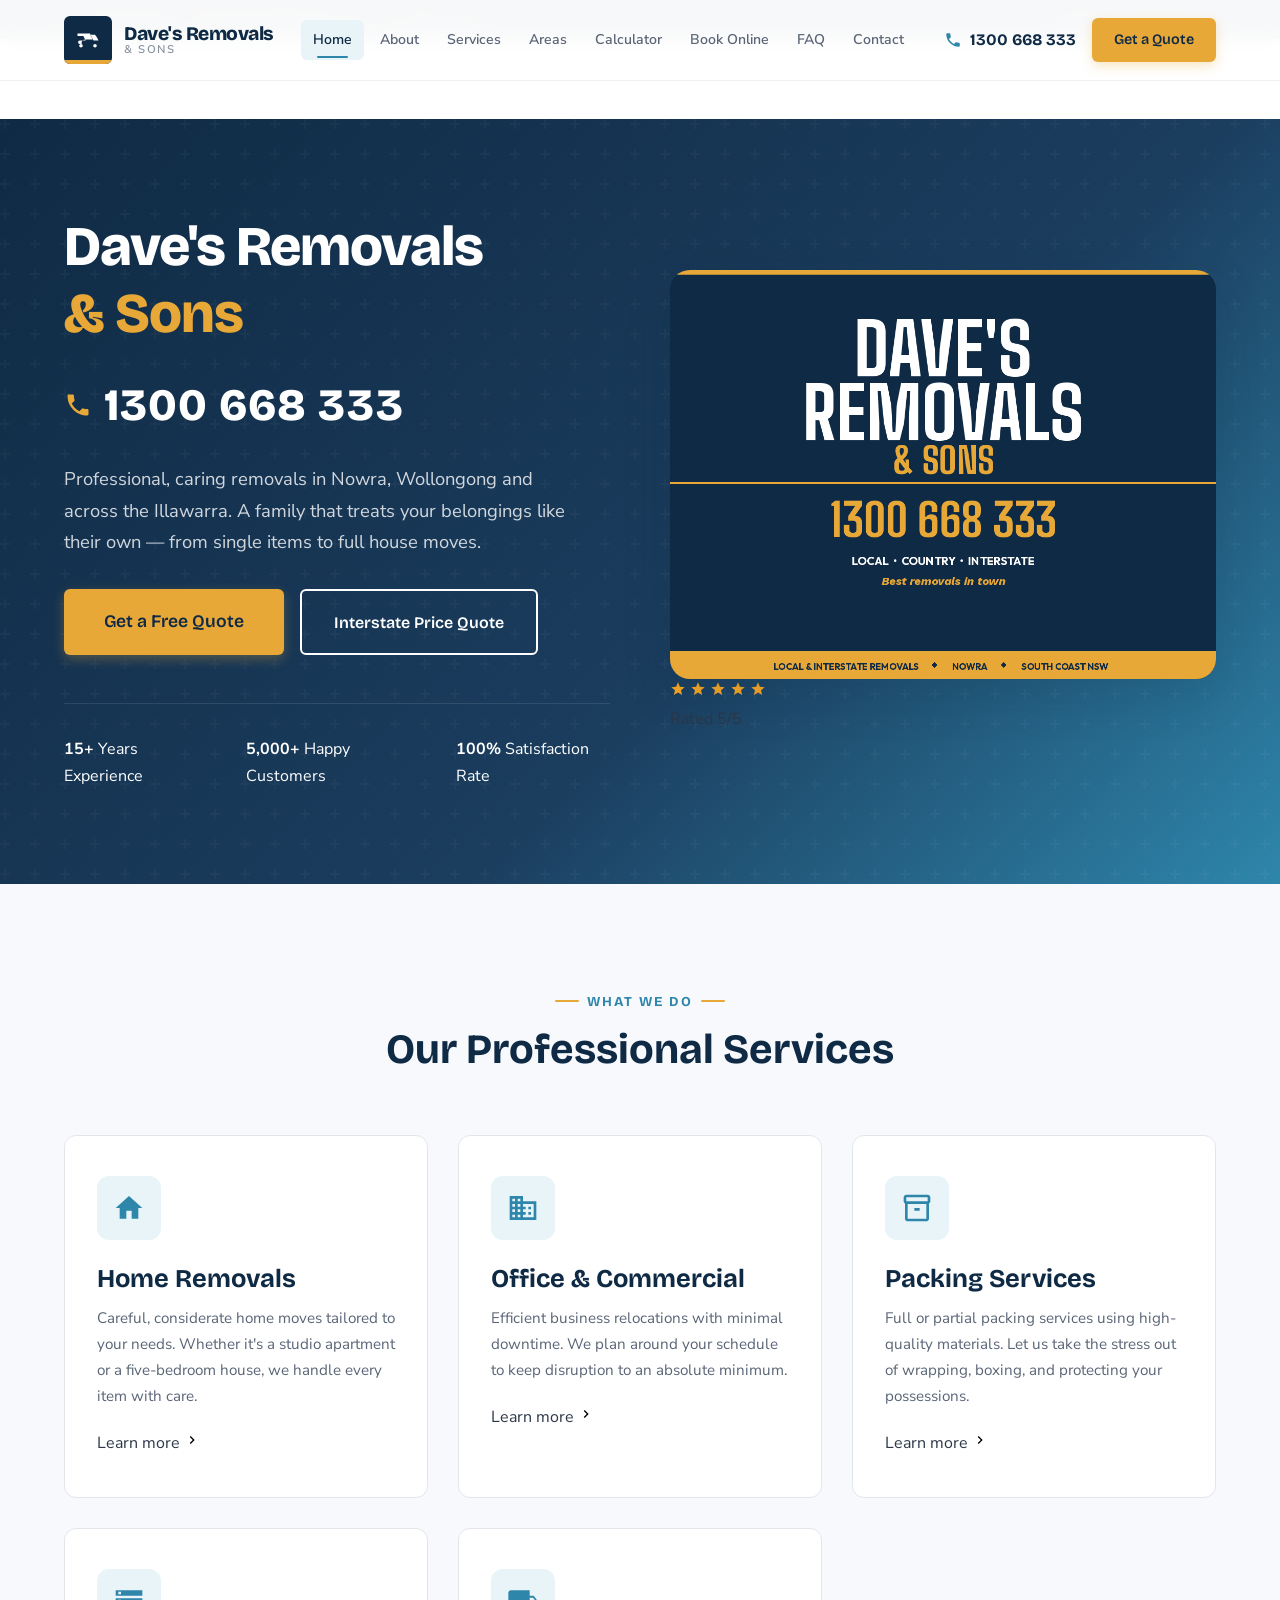
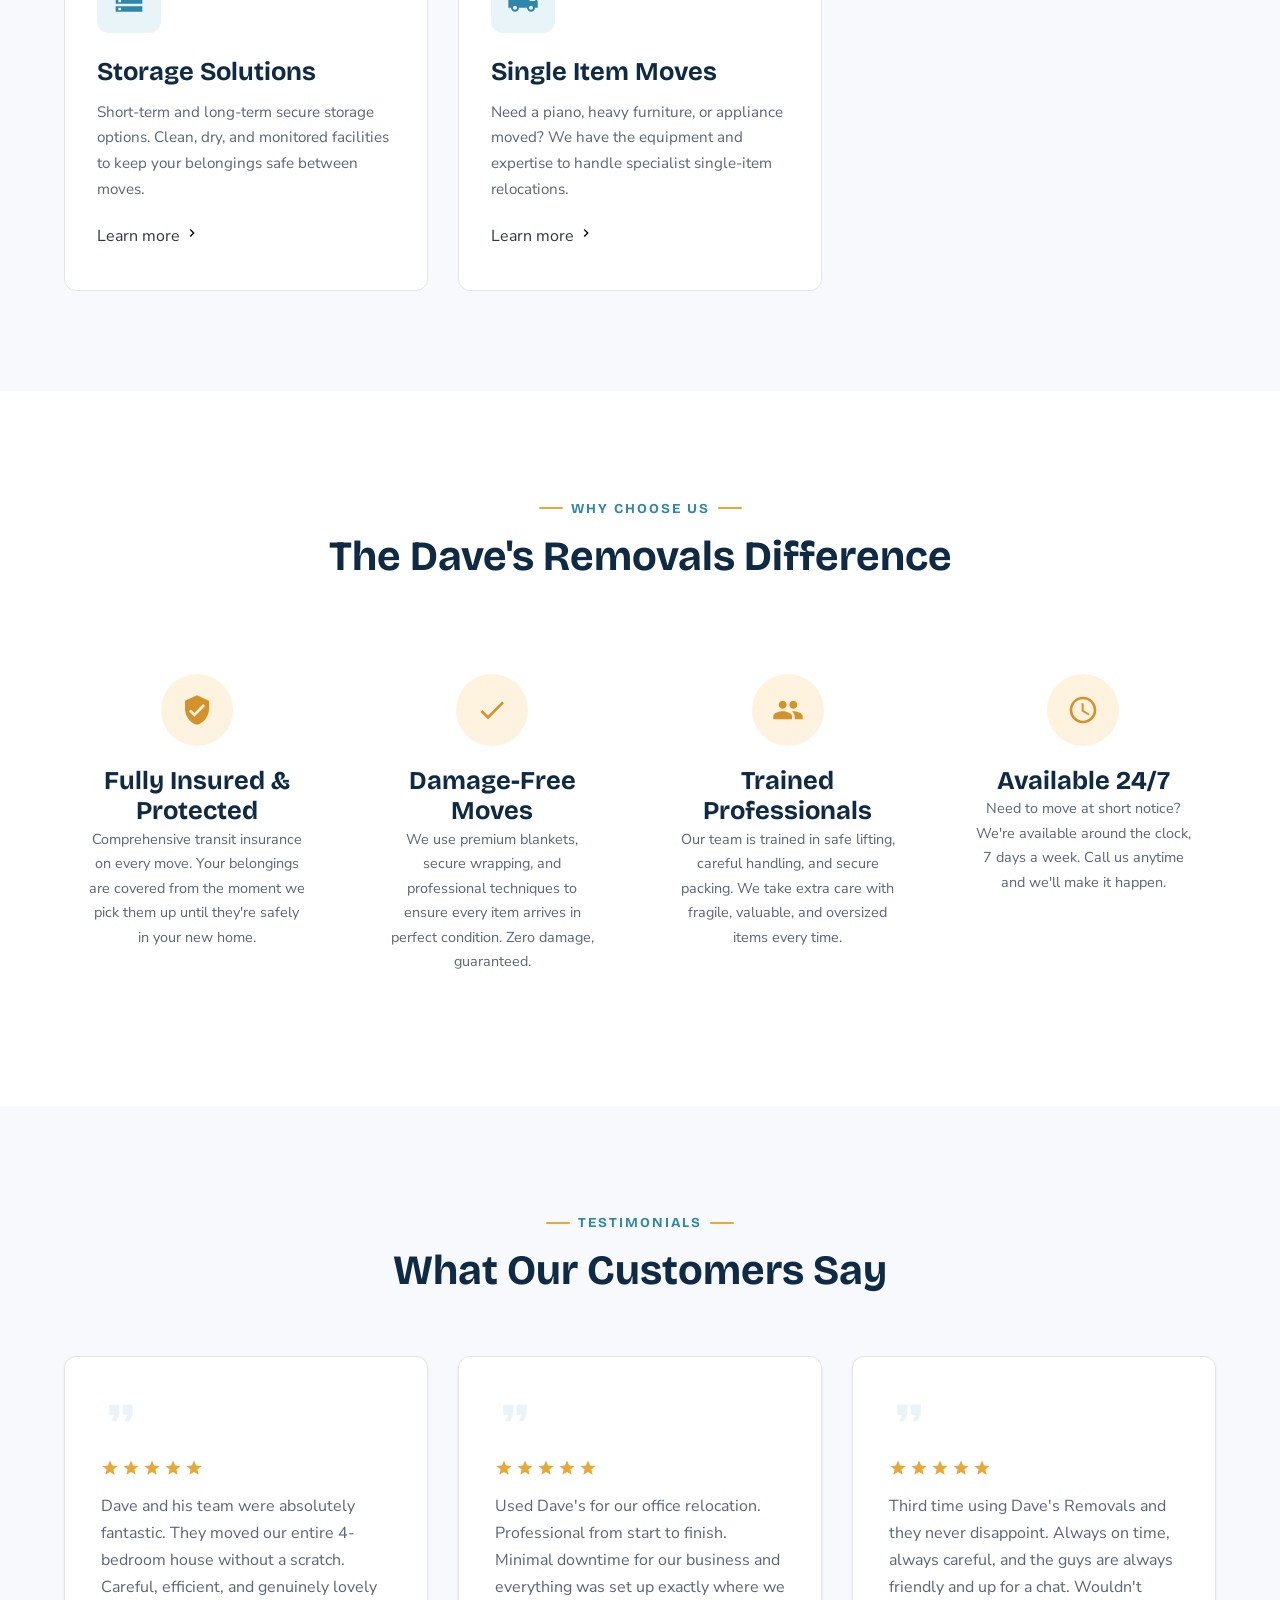
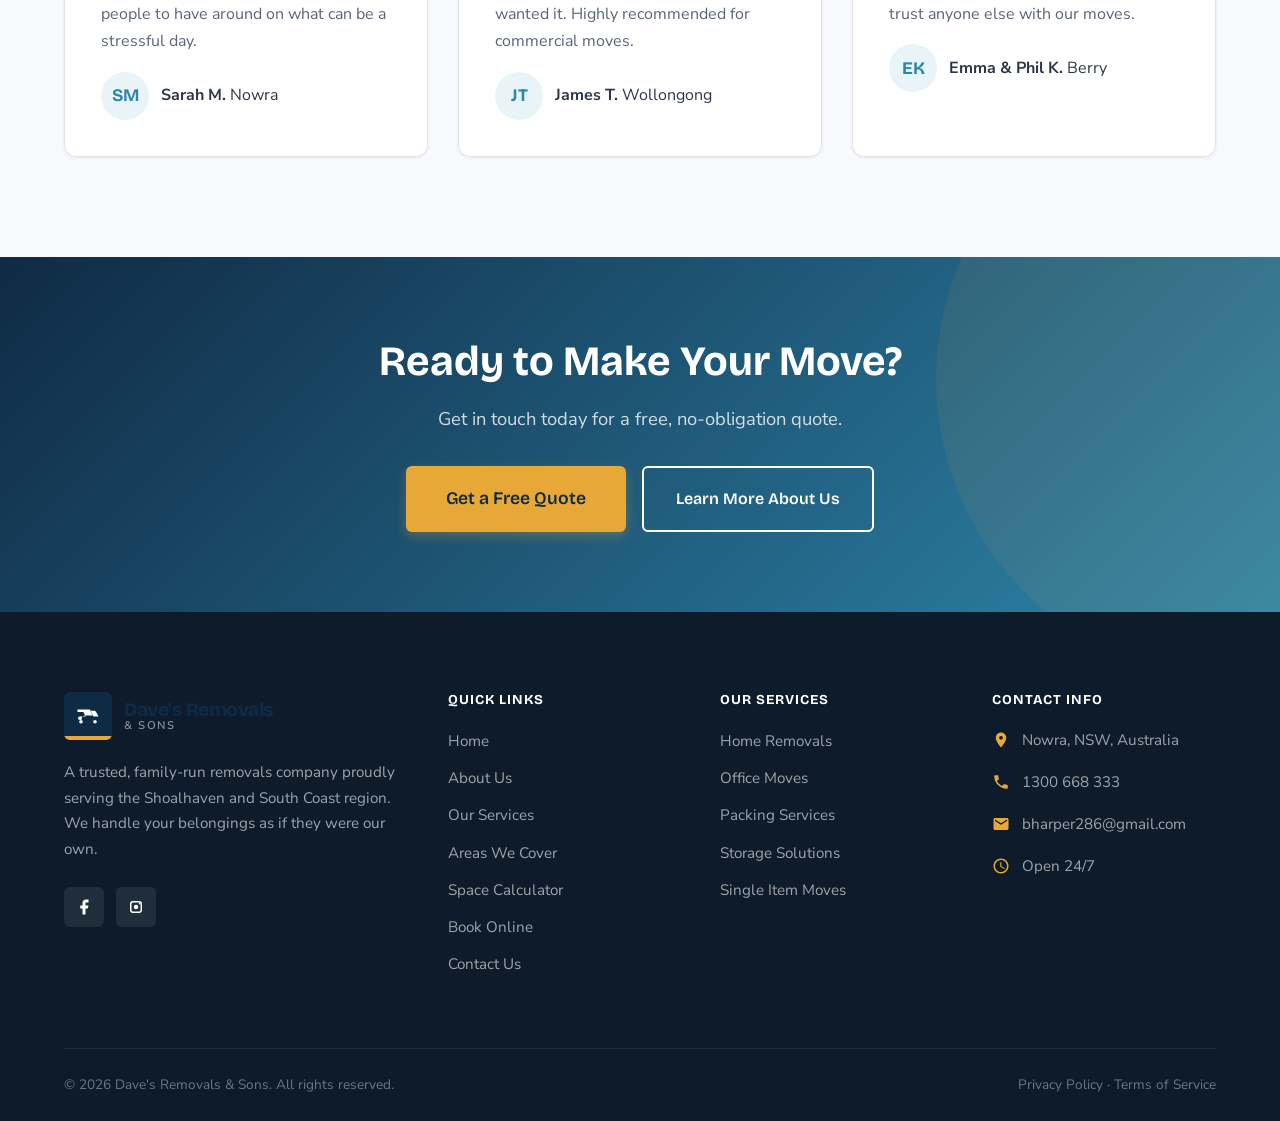
<file: index.html>
<!DOCTYPE html>
<html lang="en">
<head>
    <meta charset="UTF-8">
    <meta name="viewport" content="width=device-width, initial-scale=1.0">
    <meta name="description" content="Dave's Removals & Sons - Professional furniture removals in Nowra, Wollongong and the Illawarra. Family-run removalists serving Shoalhaven & South Coast NSW. Home moves, office relocations, packing and storage.">
    <title>Dave's Removals & Sons - Removals Nowra & Wollongong | Illawarra & South Coast NSW</title>
    <link rel="stylesheet" href="css/style.css">
    <script type="application/ld+json">
    {
        "@context": "https://schema.org",
        "@type": "MovingCompany",
        "name": "Dave's Removals & Sons",
        "description": "Professional, family-run removals and moving services in Nowra, Shoalhaven and the South Coast of NSW. Home removals, office relocations, packing, storage and more.",
        "email": "bharper286@gmail.com",
        "telephone": "1300 668 333",
        "areaServed": [
            "Nowra",
            "Wollongong",
            "Illawarra",
            "Shoalhaven",
            "South Coast NSW"
        ],
        "address": {
            "@type": "PostalAddress",
            "addressLocality": "Nowra",
            "addressRegion": "NSW",
            "postalCode": "2541",
            "addressCountry": "AU"
        },
        "openingHoursSpecification": {
            "@type": "OpeningHoursSpecification",
            "dayOfWeek": ["Monday", "Tuesday", "Wednesday", "Thursday", "Friday", "Saturday", "Sunday"],
            "opens": "00:00",
            "closes": "23:59"
        }
    }
    </script>
</head>
<body data-page="Home">

    <div id="site-header"></div>

    <main>
        <!-- Hero Section -->
        <section class="hero fade-in">
            <div class="container">
                <div class="hero-content">
                    <div class="hero-text">
                        <h1>Dave's Removals<br><span>& Sons</span></h1>
                        <a href="tel:1300668333" class="hero-phone-big">
                            <svg style="width:28px;height:28px;fill:var(--amber)" viewBox="0 0 24 24"><path d="M6.62 10.79c1.44 2.83 3.76 5.14 6.59 6.59l2.2-2.2c.27-.27.67-.36 1.02-.24 1.12.37 2.33.57 3.57.57.55 0 1 .45 1 1V20c0 .55-.45 1-1 1-9.39 0-17-7.61-17-17 0-.55.45-1 1-1h3.5c.55 0 1 .45 1 1 0 1.25.2 2.45.57 3.57.11.35.03.74-.25 1.02l-2.2 2.2z"/></svg>
                            1300 668 333
                        </a>
                        <p class="hero-subtitle">Professional, caring removals in Nowra, Wollongong and across the Illawarra. A family that treats your belongings like their own — from single items to full house moves.</p>
                        <div class="hero-buttons">
                            <a href="contact.html" class="btn btn-primary btn-lg">Get a Free Quote</a>
                            <a href="calculator.html" class="btn btn-outline-white">Interstate Price Quote</a>
                        </div>
                        <div class="hero-stats">
                            <div class="hero-stat">
                                <strong>15+</strong>
                                <span>Years Experience</span>
                            </div>
                            <div class="hero-stat">
                                <strong>5,000+</strong>
                                <span>Happy Customers</span>
                            </div>
                            <div class="hero-stat">
                                <strong>100%</strong>
                                <span>Satisfaction Rate</span>
                            </div>
                        </div>
                    </div>
                    <div class="hero-image">
                        <div class="hero-image-wrapper">
                            <img src="img/truck-logo-square.png" alt="Dave's Removals & Sons - Removalists Nowra, South Coast NSW - Call 1300 668 333" style="width:100%;height:100%;object-fit:cover;background:#0F2A44;">
                        </div>
                        <div class="hero-rating-badge">
                            <div class="hero-rating-stars">
                                <svg viewBox="0 0 24 24" width="16" height="16" fill="#F9A825"><path d="M12 17.27L18.18 21l-1.64-7.03L22 9.24l-7.19-.61L12 2 9.19 8.63 2 9.24l5.46 4.73L5.82 21z"/></svg>
                                <svg viewBox="0 0 24 24" width="16" height="16" fill="#F9A825"><path d="M12 17.27L18.18 21l-1.64-7.03L22 9.24l-7.19-.61L12 2 9.19 8.63 2 9.24l5.46 4.73L5.82 21z"/></svg>
                                <svg viewBox="0 0 24 24" width="16" height="16" fill="#F9A825"><path d="M12 17.27L18.18 21l-1.64-7.03L22 9.24l-7.19-.61L12 2 9.19 8.63 2 9.24l5.46 4.73L5.82 21z"/></svg>
                                <svg viewBox="0 0 24 24" width="16" height="16" fill="#F9A825"><path d="M12 17.27L18.18 21l-1.64-7.03L22 9.24l-7.19-.61L12 2 9.19 8.63 2 9.24l5.46 4.73L5.82 21z"/></svg>
                                <svg viewBox="0 0 24 24" width="16" height="16" fill="#F9A825"><path d="M12 17.27L18.18 21l-1.64-7.03L22 9.24l-7.19-.61L12 2 9.19 8.63 2 9.24l5.46 4.73L5.82 21z"/></svg>
                            </div>
                            <span>Rated 5/5</span>
                        </div>
                    </div>
                </div>
            </div>
        </section>

        <!-- Services Overview -->
        <section class="section section-light fade-in">
            <div class="container">
                <div class="section-header">
                    <span class="section-label">What We Do</span>
                    <h2>Our Professional Services</h2>
                </div>
                <div class="services-grid">
                    <!-- Home Removals -->
                    <div class="service-card">
                        <div class="service-icon">
                            <svg viewBox="0 0 24 24" width="32" height="32"><path d="M10 20v-6h4v6h5v-8h3L12 3 2 12h3v8z"/></svg>
                        </div>
                        <h3>Home Removals</h3>
                        <p>Careful, considerate home moves tailored to your needs. Whether it's a studio apartment or a five-bedroom house, we handle every item with care.</p>
                        <a href="services.html" class="service-link">Learn more <svg viewBox="0 0 24 24" width="16" height="16"><path d="M8.59 16.59L13.17 12 8.59 7.41 10 6l6 6-6 6-1.41-1.41z"/></svg></a>
                    </div>
                    <!-- Office & Commercial -->
                    <div class="service-card">
                        <div class="service-icon">
                            <svg viewBox="0 0 24 24" width="32" height="32"><path d="M12 7V3H2v18h20V7H12zM6 19H4v-2h2v2zm0-4H4v-2h2v2zm0-4H4V9h2v2zm0-4H4V5h2v2zm4 12H8v-2h2v2zm0-4H8v-2h2v2zm0-4H8V9h2v2zm0-4H8V5h2v2zm10 12h-8v-2h2v-2h-2v-2h2v-2h-2V9h8v10zm-2-8h-2v2h2v-2zm0 4h-2v2h2v-2z"/></svg>
                        </div>
                        <h3>Office & Commercial</h3>
                        <p>Efficient business relocations with minimal downtime. We plan around your schedule to keep disruption to an absolute minimum.</p>
                        <a href="services.html" class="service-link">Learn more <svg viewBox="0 0 24 24" width="16" height="16"><path d="M8.59 16.59L13.17 12 8.59 7.41 10 6l6 6-6 6-1.41-1.41z"/></svg></a>
                    </div>
                    <!-- Packing Services -->
                    <div class="service-card">
                        <div class="service-icon">
                            <svg viewBox="0 0 24 24" width="32" height="32"><path d="M20 2H4c-1 0-2 1-2 2v3c0 .7.4 1.3 1 1.7V20c0 1 1 2 2 2h14c1 0 2-1 2-2V8.7c.6-.4 1-1 1-1.7V4c0-1-1-2-2-2zm-1 18H5V9h14v11zm1-13H4V4h16v3z"/><path d="M14 12h-4v2h4v-2z"/></svg>
                        </div>
                        <h3>Packing Services</h3>
                        <p>Full or partial packing services using high-quality materials. Let us take the stress out of wrapping, boxing, and protecting your possessions.</p>
                        <a href="services.html" class="service-link">Learn more <svg viewBox="0 0 24 24" width="16" height="16"><path d="M8.59 16.59L13.17 12 8.59 7.41 10 6l6 6-6 6-1.41-1.41z"/></svg></a>
                    </div>
                    <!-- Storage Solutions -->
                    <div class="service-card">
                        <div class="service-icon">
                            <svg viewBox="0 0 24 24" width="32" height="32"><path d="M2 20h20v-4H2v4zm2-3h2v2H4v-2zM2 4v4h20V4H2zm4 3H4V5h2v2zM2 14h20v-4H2v4zm2-3h2v2H4v-2z"/></svg>
                        </div>
                        <h3>Storage Solutions</h3>
                        <p>Short-term and long-term secure storage options. Clean, dry, and monitored facilities to keep your belongings safe between moves.</p>
                        <a href="services.html" class="service-link">Learn more <svg viewBox="0 0 24 24" width="16" height="16"><path d="M8.59 16.59L13.17 12 8.59 7.41 10 6l6 6-6 6-1.41-1.41z"/></svg></a>
                    </div>
                    <!-- Single Item Moves -->
                    <div class="service-card">
                        <div class="service-icon">
                            <svg viewBox="0 0 24 24" width="32" height="32"><path d="M20 8h-3V4H3c-1.1 0-2 .9-2 2v11h2c0 1.66 1.34 3 3 3s3-1.34 3-3h6c0 1.66 1.34 3 3 3s3-1.34 3-3h2v-5l-3-4zM6 18.5c-.83 0-1.5-.67-1.5-1.5s.67-1.5 1.5-1.5 1.5.67 1.5 1.5-.67 1.5-1.5 1.5zm13.5-9l1.96 2.5H17V9.5h2.5zm-1.5 9c-.83 0-1.5-.67-1.5-1.5s.67-1.5 1.5-1.5 1.5.67 1.5 1.5-.67 1.5-1.5 1.5z"/></svg>
                        </div>
                        <h3>Single Item Moves</h3>
                        <p>Need a piano, heavy furniture, or appliance moved? We have the equipment and expertise to handle specialist single-item relocations.</p>
                        <a href="services.html" class="service-link">Learn more <svg viewBox="0 0 24 24" width="16" height="16"><path d="M8.59 16.59L13.17 12 8.59 7.41 10 6l6 6-6 6-1.41-1.41z"/></svg></a>
                    </div>
                </div>
            </div>
        </section>

        <!-- Why Choose Us -->
        <section class="section fade-in">
            <div class="container">
                <div class="section-header">
                    <span class="section-label">Why Choose Us</span>
                    <h2>The Dave's Removals Difference</h2>
                </div>
                <div class="why-grid">
                    <!-- Fully Insured -->
                    <div class="why-card">
                        <div class="why-icon">
                            <svg viewBox="0 0 24 24" width="40" height="40"><path d="M12 1L3 5v6c0 5.55 3.84 10.74 9 12 5.16-1.26 9-6.45 9-12V5l-9-4zm-2 16l-4-4 1.41-1.41L10 14.17l6.59-6.59L18 9l-8 8z"/></svg>
                        </div>
                        <h3>Fully Insured &amp; Protected</h3>
                        <p>Comprehensive transit insurance on every move. Your belongings are covered from the moment we pick them up until they're safely in your new home.</p>
                    </div>
                    <!-- Damage Free -->
                    <div class="why-card">
                        <div class="why-icon">
                            <svg viewBox="0 0 24 24" width="40" height="40"><path d="M9 16.17L4.83 12l-1.42 1.41L9 19 21 7l-1.41-1.41z"/></svg>
                        </div>
                        <h3>Damage-Free Moves</h3>
                        <p>We use premium blankets, secure wrapping, and professional techniques to ensure every item arrives in perfect condition. Zero damage, guaranteed.</p>
                    </div>
                    <!-- Safe Handling -->
                    <div class="why-card">
                        <div class="why-icon">
                            <svg viewBox="0 0 24 24" width="40" height="40"><path d="M16 11c1.66 0 2.99-1.34 2.99-3S17.66 5 16 5c-1.66 0-3 1.34-3 3s1.34 3 3 3zm-8 0c1.66 0 2.99-1.34 2.99-3S9.66 5 8 5C6.34 5 5 6.34 5 8s1.34 3 3 3zm0 2c-2.33 0-7 1.17-7 3.5V19h14v-2.5c0-2.33-4.67-3.5-7-3.5zm8 0c-.29 0-.62.02-.97.05 1.16.84 1.97 1.97 1.97 3.45V19h6v-2.5c0-2.33-4.67-3.5-7-3.5z"/></svg>
                        </div>
                        <h3>Trained Professionals</h3>
                        <p>Our team is trained in safe lifting, careful handling, and secure packing. We take extra care with fragile, valuable, and oversized items every time.</p>
                    </div>
                    <!-- 24/7 -->
                    <div class="why-card">
                        <div class="why-icon">
                            <svg viewBox="0 0 24 24" width="40" height="40"><path d="M11.99 2C6.47 2 2 6.48 2 12s4.47 10 9.99 10C17.52 22 22 17.52 22 12S17.52 2 11.99 2zM12 20c-4.42 0-8-3.58-8-8s3.58-8 8-8 8 3.58 8 8-3.58 8-8 8zm.5-13H11v6l5.25 3.15.75-1.23-4.5-2.67z"/></svg>
                        </div>
                        <h3>Available 24/7</h3>
                        <p>Need to move at short notice? We're available around the clock, 7 days a week. Call us anytime and we'll make it happen.</p>
                    </div>
                </div>
            </div>
        </section>

        <!-- Testimonials Preview -->
        <section class="section section-light fade-in">
            <div class="container">
                <div class="section-header">
                    <span class="section-label">Testimonials</span>
                    <h2>What Our Customers Say</h2>
                </div>
                <div class="testimonials-grid">
                    <!-- Testimonial 1 -->
                    <div class="testimonial-card">
                        <div class="testimonial-quote">
                            <svg viewBox="0 0 24 24" width="24" height="24" class="quote-icon"><path d="M6 17h3l2-4V7H5v6h3zm8 0h3l2-4V7h-6v6h3z"/></svg>
                        </div>
                        <div class="testimonial-stars">
                            <svg viewBox="0 0 24 24" width="16" height="16"><path d="M12 17.27L18.18 21l-1.64-7.03L22 9.24l-7.19-.61L12 2 9.19 8.63 2 9.24l5.46 4.73L5.82 21z"/></svg>
                            <svg viewBox="0 0 24 24" width="16" height="16"><path d="M12 17.27L18.18 21l-1.64-7.03L22 9.24l-7.19-.61L12 2 9.19 8.63 2 9.24l5.46 4.73L5.82 21z"/></svg>
                            <svg viewBox="0 0 24 24" width="16" height="16"><path d="M12 17.27L18.18 21l-1.64-7.03L22 9.24l-7.19-.61L12 2 9.19 8.63 2 9.24l5.46 4.73L5.82 21z"/></svg>
                            <svg viewBox="0 0 24 24" width="16" height="16"><path d="M12 17.27L18.18 21l-1.64-7.03L22 9.24l-7.19-.61L12 2 9.19 8.63 2 9.24l5.46 4.73L5.82 21z"/></svg>
                            <svg viewBox="0 0 24 24" width="16" height="16"><path d="M12 17.27L18.18 21l-1.64-7.03L22 9.24l-7.19-.61L12 2 9.19 8.63 2 9.24l5.46 4.73L5.82 21z"/></svg>
                        </div>
                        <p class="testimonial-text">Dave and his team were absolutely fantastic. They moved our entire 4-bedroom house without a scratch. Careful, efficient, and genuinely lovely people to have around on what can be a stressful day.</p>
                        <div class="testimonial-author">
                            <div class="testimonial-avatar">SM</div>
                            <div class="testimonial-info">
                                <strong>Sarah M.</strong>
                                <span>Nowra</span>
                            </div>
                        </div>
                    </div>
                    <!-- Testimonial 2 -->
                    <div class="testimonial-card">
                        <div class="testimonial-quote">
                            <svg viewBox="0 0 24 24" width="24" height="24" class="quote-icon"><path d="M6 17h3l2-4V7H5v6h3zm8 0h3l2-4V7h-6v6h3z"/></svg>
                        </div>
                        <div class="testimonial-stars">
                            <svg viewBox="0 0 24 24" width="16" height="16"><path d="M12 17.27L18.18 21l-1.64-7.03L22 9.24l-7.19-.61L12 2 9.19 8.63 2 9.24l5.46 4.73L5.82 21z"/></svg>
                            <svg viewBox="0 0 24 24" width="16" height="16"><path d="M12 17.27L18.18 21l-1.64-7.03L22 9.24l-7.19-.61L12 2 9.19 8.63 2 9.24l5.46 4.73L5.82 21z"/></svg>
                            <svg viewBox="0 0 24 24" width="16" height="16"><path d="M12 17.27L18.18 21l-1.64-7.03L22 9.24l-7.19-.61L12 2 9.19 8.63 2 9.24l5.46 4.73L5.82 21z"/></svg>
                            <svg viewBox="0 0 24 24" width="16" height="16"><path d="M12 17.27L18.18 21l-1.64-7.03L22 9.24l-7.19-.61L12 2 9.19 8.63 2 9.24l5.46 4.73L5.82 21z"/></svg>
                            <svg viewBox="0 0 24 24" width="16" height="16"><path d="M12 17.27L18.18 21l-1.64-7.03L22 9.24l-7.19-.61L12 2 9.19 8.63 2 9.24l5.46 4.73L5.82 21z"/></svg>
                        </div>
                        <p class="testimonial-text">Used Dave's for our office relocation. Professional from start to finish. Minimal downtime for our business and everything was set up exactly where we wanted it. Highly recommended for commercial moves.</p>
                        <div class="testimonial-author">
                            <div class="testimonial-avatar">JT</div>
                            <div class="testimonial-info">
                                <strong>James T.</strong>
                                <span>Wollongong</span>
                            </div>
                        </div>
                    </div>
                    <!-- Testimonial 3 -->
                    <div class="testimonial-card">
                        <div class="testimonial-quote">
                            <svg viewBox="0 0 24 24" width="24" height="24" class="quote-icon"><path d="M6 17h3l2-4V7H5v6h3zm8 0h3l2-4V7h-6v6h3z"/></svg>
                        </div>
                        <div class="testimonial-stars">
                            <svg viewBox="0 0 24 24" width="16" height="16"><path d="M12 17.27L18.18 21l-1.64-7.03L22 9.24l-7.19-.61L12 2 9.19 8.63 2 9.24l5.46 4.73L5.82 21z"/></svg>
                            <svg viewBox="0 0 24 24" width="16" height="16"><path d="M12 17.27L18.18 21l-1.64-7.03L22 9.24l-7.19-.61L12 2 9.19 8.63 2 9.24l5.46 4.73L5.82 21z"/></svg>
                            <svg viewBox="0 0 24 24" width="16" height="16"><path d="M12 17.27L18.18 21l-1.64-7.03L22 9.24l-7.19-.61L12 2 9.19 8.63 2 9.24l5.46 4.73L5.82 21z"/></svg>
                            <svg viewBox="0 0 24 24" width="16" height="16"><path d="M12 17.27L18.18 21l-1.64-7.03L22 9.24l-7.19-.61L12 2 9.19 8.63 2 9.24l5.46 4.73L5.82 21z"/></svg>
                            <svg viewBox="0 0 24 24" width="16" height="16"><path d="M12 17.27L18.18 21l-1.64-7.03L22 9.24l-7.19-.61L12 2 9.19 8.63 2 9.24l5.46 4.73L5.82 21z"/></svg>
                        </div>
                        <p class="testimonial-text">Third time using Dave's Removals and they never disappoint. Always on time, always careful, and the guys are always friendly and up for a chat. Wouldn't trust anyone else with our moves.</p>
                        <div class="testimonial-author">
                            <div class="testimonial-avatar">EK</div>
                            <div class="testimonial-info">
                                <strong>Emma & Phil K.</strong>
                                <span>Berry</span>
                            </div>
                        </div>
                    </div>
                </div>
            </div>
        </section>

        <!-- CTA Banner -->
        <section class="cta-banner fade-in">
            <div class="container">
                <h2>Ready to Make Your Move?</h2>
                <p>Get in touch today for a free, no-obligation quote.</p>
                <div class="cta-buttons">
                    <a href="contact.html" class="btn btn-primary btn-lg">Get a Free Quote</a>
                    <a href="about.html" class="btn btn-outline-white">Learn More About Us</a>
                </div>
            </div>
        </section>
    </main>

    <div id="site-footer"></div>

    <script src="js/main.js"></script>
</body>
</html>
</file>
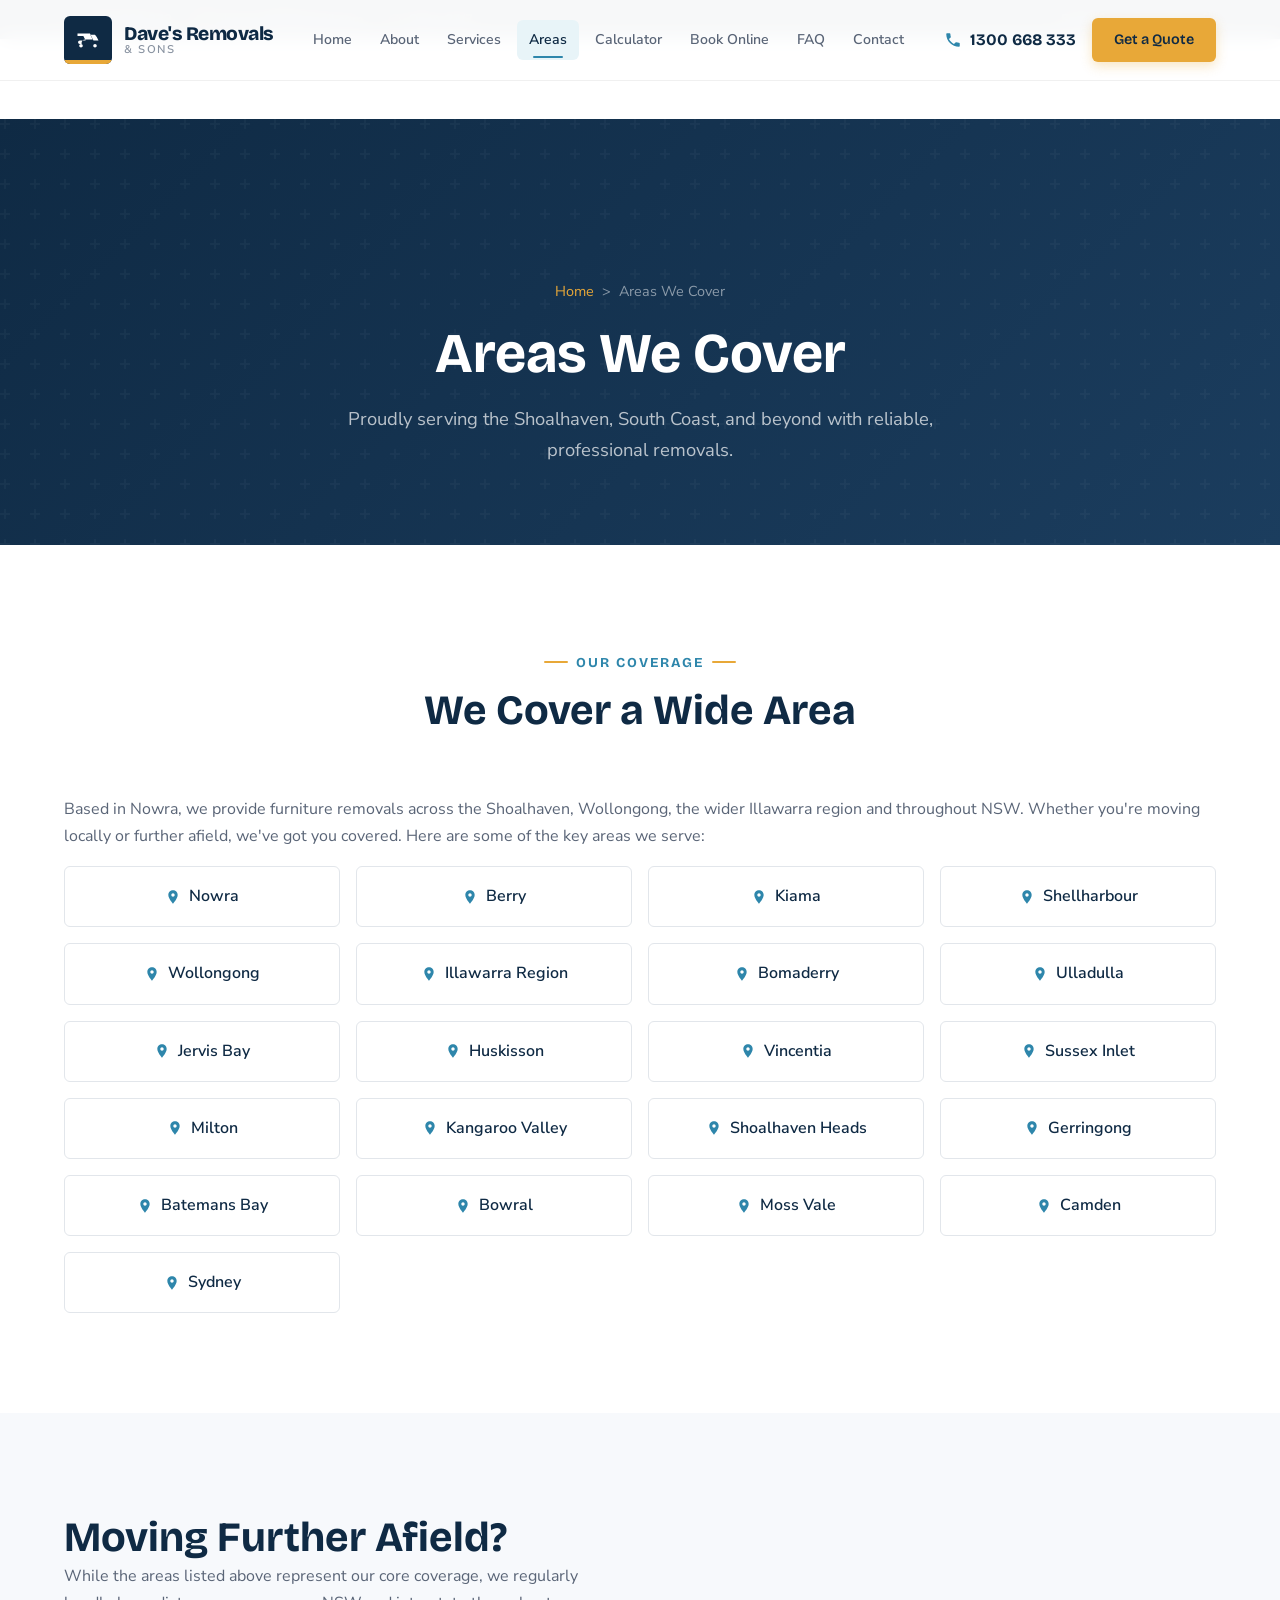
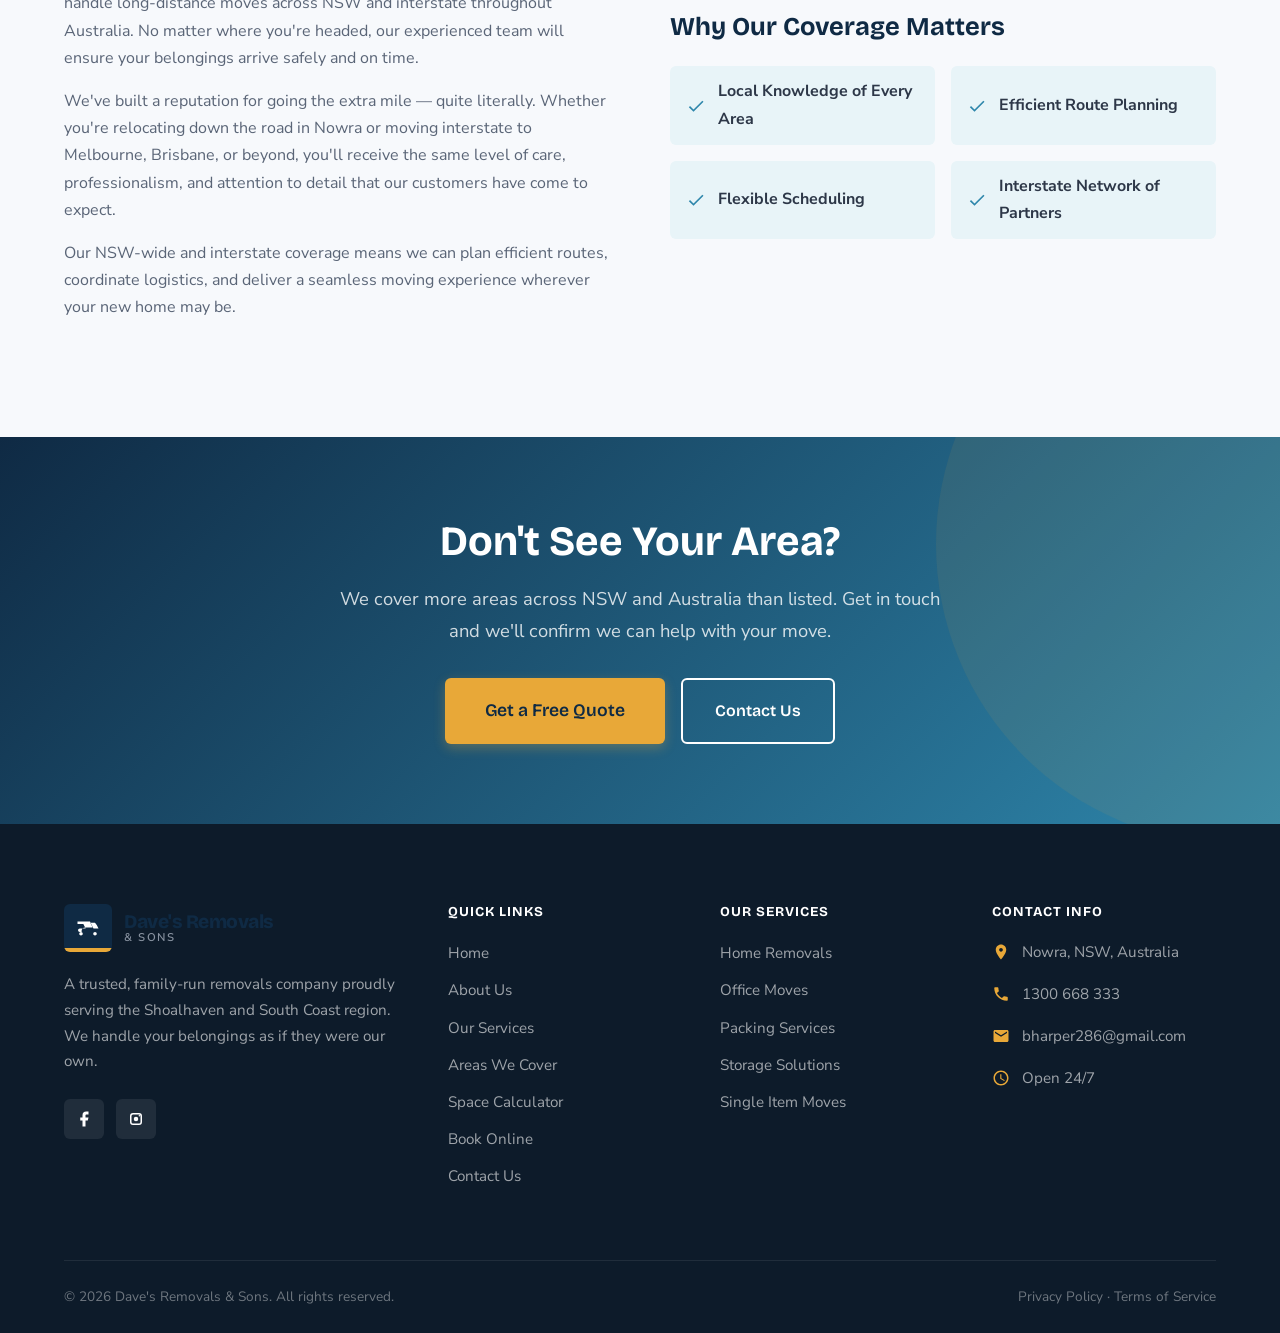
<file: areas.html>
<!DOCTYPE html>
<html lang="en">
<head>
    <meta charset="UTF-8">
    <meta name="viewport" content="width=device-width, initial-scale=1.0">
    <meta name="description" content="Removals in Nowra, Wollongong and across the Illawarra. Dave's Removals & Sons covers the Shoalhaven, South Coast NSW and beyond with professional furniture removals services.">
    <title>Areas We Cover - Removals Nowra, Wollongong & Illawarra | Dave's Removals & Sons</title>
    <link rel="stylesheet" href="css/style.css">
</head>
<body data-page="Areas">

    <div id="site-header"></div>

    <main>
        <!-- Page Hero -->
        <section class="page-hero fade-in">
            <div class="container">
                <nav class="breadcrumb">
                    <a href="index.html">Home</a>
                    <span>&gt;</span>
                    <span>Areas We Cover</span>
                </nav>
                <h1>Areas We Cover</h1>
                <p class="page-hero-subtitle">Proudly serving the Shoalhaven, South Coast, and beyond with reliable, professional removals.</p>
            </div>
        </section>

        <!-- Areas Grid -->
        <section class="section fade-in">
            <div class="container">
                <div class="section-header">
                    <span class="section-label">Our Coverage</span>
                    <h2>We Cover a Wide Area</h2>
                </div>
                <p>Based in Nowra, we provide furniture removals across the Shoalhaven, Wollongong, the wider Illawarra region and throughout NSW. Whether you're moving locally or further afield, we've got you covered. Here are some of the key areas we serve:</p>
                <div class="areas-grid">
                    <div class="area-tag">
                        <svg viewBox="0 0 24 24" width="20" height="20"><path d="M12 2C8.13 2 5 5.13 5 9c0 5.25 7 13 7 13s7-7.75 7-13c0-3.87-3.13-7-7-7zm0 9.5c-1.38 0-2.5-1.12-2.5-2.5s1.12-2.5 2.5-2.5 2.5 1.12 2.5 2.5-1.12 2.5-2.5 2.5z"/></svg>
                        <span>Nowra</span>
                    </div>
                    <div class="area-tag">
                        <svg viewBox="0 0 24 24" width="20" height="20"><path d="M12 2C8.13 2 5 5.13 5 9c0 5.25 7 13 7 13s7-7.75 7-13c0-3.87-3.13-7-7-7zm0 9.5c-1.38 0-2.5-1.12-2.5-2.5s1.12-2.5 2.5-2.5 2.5 1.12 2.5 2.5-1.12 2.5-2.5 2.5z"/></svg>
                        <span>Berry</span>
                    </div>
                    <div class="area-tag">
                        <svg viewBox="0 0 24 24" width="20" height="20"><path d="M12 2C8.13 2 5 5.13 5 9c0 5.25 7 13 7 13s7-7.75 7-13c0-3.87-3.13-7-7-7zm0 9.5c-1.38 0-2.5-1.12-2.5-2.5s1.12-2.5 2.5-2.5 2.5 1.12 2.5 2.5-1.12 2.5-2.5 2.5z"/></svg>
                        <span>Kiama</span>
                    </div>
                    <div class="area-tag">
                        <svg viewBox="0 0 24 24" width="20" height="20"><path d="M12 2C8.13 2 5 5.13 5 9c0 5.25 7 13 7 13s7-7.75 7-13c0-3.87-3.13-7-7-7zm0 9.5c-1.38 0-2.5-1.12-2.5-2.5s1.12-2.5 2.5-2.5 2.5 1.12 2.5 2.5-1.12 2.5-2.5 2.5z"/></svg>
                        <span>Shellharbour</span>
                    </div>
                    <div class="area-tag">
                        <svg viewBox="0 0 24 24" width="20" height="20"><path d="M12 2C8.13 2 5 5.13 5 9c0 5.25 7 13 7 13s7-7.75 7-13c0-3.87-3.13-7-7-7zm0 9.5c-1.38 0-2.5-1.12-2.5-2.5s1.12-2.5 2.5-2.5 2.5 1.12 2.5 2.5-1.12 2.5-2.5 2.5z"/></svg>
                        <span>Wollongong</span>
                    </div>
                    <div class="area-tag">
                        <svg viewBox="0 0 24 24" width="20" height="20"><path d="M12 2C8.13 2 5 5.13 5 9c0 5.25 7 13 7 13s7-7.75 7-13c0-3.87-3.13-7-7-7zm0 9.5c-1.38 0-2.5-1.12-2.5-2.5s1.12-2.5 2.5-2.5 2.5 1.12 2.5 2.5-1.12 2.5-2.5 2.5z"/></svg>
                        <span>Illawarra Region</span>
                    </div>
                    <div class="area-tag">
                        <svg viewBox="0 0 24 24" width="20" height="20"><path d="M12 2C8.13 2 5 5.13 5 9c0 5.25 7 13 7 13s7-7.75 7-13c0-3.87-3.13-7-7-7zm0 9.5c-1.38 0-2.5-1.12-2.5-2.5s1.12-2.5 2.5-2.5 2.5 1.12 2.5 2.5-1.12 2.5-2.5 2.5z"/></svg>
                        <span>Bomaderry</span>
                    </div>
                    <div class="area-tag">
                        <svg viewBox="0 0 24 24" width="20" height="20"><path d="M12 2C8.13 2 5 5.13 5 9c0 5.25 7 13 7 13s7-7.75 7-13c0-3.87-3.13-7-7-7zm0 9.5c-1.38 0-2.5-1.12-2.5-2.5s1.12-2.5 2.5-2.5 2.5 1.12 2.5 2.5-1.12 2.5-2.5 2.5z"/></svg>
                        <span>Ulladulla</span>
                    </div>
                    <div class="area-tag">
                        <svg viewBox="0 0 24 24" width="20" height="20"><path d="M12 2C8.13 2 5 5.13 5 9c0 5.25 7 13 7 13s7-7.75 7-13c0-3.87-3.13-7-7-7zm0 9.5c-1.38 0-2.5-1.12-2.5-2.5s1.12-2.5 2.5-2.5 2.5 1.12 2.5 2.5-1.12 2.5-2.5 2.5z"/></svg>
                        <span>Jervis Bay</span>
                    </div>
                    <div class="area-tag">
                        <svg viewBox="0 0 24 24" width="20" height="20"><path d="M12 2C8.13 2 5 5.13 5 9c0 5.25 7 13 7 13s7-7.75 7-13c0-3.87-3.13-7-7-7zm0 9.5c-1.38 0-2.5-1.12-2.5-2.5s1.12-2.5 2.5-2.5 2.5 1.12 2.5 2.5-1.12 2.5-2.5 2.5z"/></svg>
                        <span>Huskisson</span>
                    </div>
                    <div class="area-tag">
                        <svg viewBox="0 0 24 24" width="20" height="20"><path d="M12 2C8.13 2 5 5.13 5 9c0 5.25 7 13 7 13s7-7.75 7-13c0-3.87-3.13-7-7-7zm0 9.5c-1.38 0-2.5-1.12-2.5-2.5s1.12-2.5 2.5-2.5 2.5 1.12 2.5 2.5-1.12 2.5-2.5 2.5z"/></svg>
                        <span>Vincentia</span>
                    </div>
                    <div class="area-tag">
                        <svg viewBox="0 0 24 24" width="20" height="20"><path d="M12 2C8.13 2 5 5.13 5 9c0 5.25 7 13 7 13s7-7.75 7-13c0-3.87-3.13-7-7-7zm0 9.5c-1.38 0-2.5-1.12-2.5-2.5s1.12-2.5 2.5-2.5 2.5 1.12 2.5 2.5-1.12 2.5-2.5 2.5z"/></svg>
                        <span>Sussex Inlet</span>
                    </div>
                    <div class="area-tag">
                        <svg viewBox="0 0 24 24" width="20" height="20"><path d="M12 2C8.13 2 5 5.13 5 9c0 5.25 7 13 7 13s7-7.75 7-13c0-3.87-3.13-7-7-7zm0 9.5c-1.38 0-2.5-1.12-2.5-2.5s1.12-2.5 2.5-2.5 2.5 1.12 2.5 2.5-1.12 2.5-2.5 2.5z"/></svg>
                        <span>Milton</span>
                    </div>
                    <div class="area-tag">
                        <svg viewBox="0 0 24 24" width="20" height="20"><path d="M12 2C8.13 2 5 5.13 5 9c0 5.25 7 13 7 13s7-7.75 7-13c0-3.87-3.13-7-7-7zm0 9.5c-1.38 0-2.5-1.12-2.5-2.5s1.12-2.5 2.5-2.5 2.5 1.12 2.5 2.5-1.12 2.5-2.5 2.5z"/></svg>
                        <span>Kangaroo Valley</span>
                    </div>
                    <div class="area-tag">
                        <svg viewBox="0 0 24 24" width="20" height="20"><path d="M12 2C8.13 2 5 5.13 5 9c0 5.25 7 13 7 13s7-7.75 7-13c0-3.87-3.13-7-7-7zm0 9.5c-1.38 0-2.5-1.12-2.5-2.5s1.12-2.5 2.5-2.5 2.5 1.12 2.5 2.5-1.12 2.5-2.5 2.5z"/></svg>
                        <span>Shoalhaven Heads</span>
                    </div>
                    <div class="area-tag">
                        <svg viewBox="0 0 24 24" width="20" height="20"><path d="M12 2C8.13 2 5 5.13 5 9c0 5.25 7 13 7 13s7-7.75 7-13c0-3.87-3.13-7-7-7zm0 9.5c-1.38 0-2.5-1.12-2.5-2.5s1.12-2.5 2.5-2.5 2.5 1.12 2.5 2.5-1.12 2.5-2.5 2.5z"/></svg>
                        <span>Gerringong</span>
                    </div>
                    <div class="area-tag">
                        <svg viewBox="0 0 24 24" width="20" height="20"><path d="M12 2C8.13 2 5 5.13 5 9c0 5.25 7 13 7 13s7-7.75 7-13c0-3.87-3.13-7-7-7zm0 9.5c-1.38 0-2.5-1.12-2.5-2.5s1.12-2.5 2.5-2.5 2.5 1.12 2.5 2.5-1.12 2.5-2.5 2.5z"/></svg>
                        <span>Batemans Bay</span>
                    </div>
                    <div class="area-tag">
                        <svg viewBox="0 0 24 24" width="20" height="20"><path d="M12 2C8.13 2 5 5.13 5 9c0 5.25 7 13 7 13s7-7.75 7-13c0-3.87-3.13-7-7-7zm0 9.5c-1.38 0-2.5-1.12-2.5-2.5s1.12-2.5 2.5-2.5 2.5 1.12 2.5 2.5-1.12 2.5-2.5 2.5z"/></svg>
                        <span>Bowral</span>
                    </div>
                    <div class="area-tag">
                        <svg viewBox="0 0 24 24" width="20" height="20"><path d="M12 2C8.13 2 5 5.13 5 9c0 5.25 7 13 7 13s7-7.75 7-13c0-3.87-3.13-7-7-7zm0 9.5c-1.38 0-2.5-1.12-2.5-2.5s1.12-2.5 2.5-2.5 2.5 1.12 2.5 2.5-1.12 2.5-2.5 2.5z"/></svg>
                        <span>Moss Vale</span>
                    </div>
                    <div class="area-tag">
                        <svg viewBox="0 0 24 24" width="20" height="20"><path d="M12 2C8.13 2 5 5.13 5 9c0 5.25 7 13 7 13s7-7.75 7-13c0-3.87-3.13-7-7-7zm0 9.5c-1.38 0-2.5-1.12-2.5-2.5s1.12-2.5 2.5-2.5 2.5 1.12 2.5 2.5-1.12 2.5-2.5 2.5z"/></svg>
                        <span>Camden</span>
                    </div>
                    <div class="area-tag">
                        <svg viewBox="0 0 24 24" width="20" height="20"><path d="M12 2C8.13 2 5 5.13 5 9c0 5.25 7 13 7 13s7-7.75 7-13c0-3.87-3.13-7-7-7zm0 9.5c-1.38 0-2.5-1.12-2.5-2.5s1.12-2.5 2.5-2.5 2.5 1.12 2.5 2.5-1.12 2.5-2.5 2.5z"/></svg>
                        <span>Sydney</span>
                    </div>
                </div>
            </div>
        </section>

        <!-- Additional Info -->
        <section class="section section-light fade-in">
            <div class="container">
                <div class="about-grid">
                    <div>
                        <h2>Moving Further Afield?</h2>
                        <p>While the areas listed above represent our core coverage, we regularly handle long-distance moves across NSW and interstate throughout Australia. No matter where you're headed, our experienced team will ensure your belongings arrive safely and on time.</p>
                        <p>We've built a reputation for going the extra mile — quite literally. Whether you're relocating down the road in Nowra or moving interstate to Melbourne, Brisbane, or beyond, you'll receive the same level of care, professionalism, and attention to detail that our customers have come to expect.</p>
                        <p>Our NSW-wide and interstate coverage means we can plan efficient routes, coordinate logistics, and deliver a seamless moving experience wherever your new home may be.</p>
                    </div>
                    <div>
                        <h3>Why Our Coverage Matters</h3>
                        <div class="values-list">
                            <div class="value-item">
                                <svg viewBox="0 0 24 24" width="24" height="24"><path d="M9 16.17L4.83 12l-1.42 1.41L9 19 21 7l-1.41-1.41z"/></svg>
                                <div>
                                    <strong>Local Knowledge of Every Area</strong>
                                </div>
                            </div>
                            <div class="value-item">
                                <svg viewBox="0 0 24 24" width="24" height="24"><path d="M9 16.17L4.83 12l-1.42 1.41L9 19 21 7l-1.41-1.41z"/></svg>
                                <div>
                                    <strong>Efficient Route Planning</strong>
                                </div>
                            </div>
                            <div class="value-item">
                                <svg viewBox="0 0 24 24" width="24" height="24"><path d="M9 16.17L4.83 12l-1.42 1.41L9 19 21 7l-1.41-1.41z"/></svg>
                                <div>
                                    <strong>Flexible Scheduling</strong>
                                </div>
                            </div>
                            <div class="value-item">
                                <svg viewBox="0 0 24 24" width="24" height="24"><path d="M9 16.17L4.83 12l-1.42 1.41L9 19 21 7l-1.41-1.41z"/></svg>
                                <div>
                                    <strong>Interstate Network of Partners</strong>
                                </div>
                            </div>
                        </div>
                    </div>
                </div>
            </div>
        </section>

        <!-- CTA Banner -->
        <section class="cta-banner fade-in">
            <div class="container">
                <h2>Don't See Your Area?</h2>
                <p>We cover more areas across NSW and Australia than listed. Get in touch and we'll confirm we can help with your move.</p>
                <div class="cta-buttons">
                    <a href="contact.html" class="btn btn-primary btn-lg">Get a Free Quote</a>
                    <a href="contact.html" class="btn btn-outline-white">Contact Us</a>
                </div>
            </div>
        </section>
    </main>

    <div id="site-footer"></div>

    <script src="js/main.js"></script>
</body>
</html>
</file>
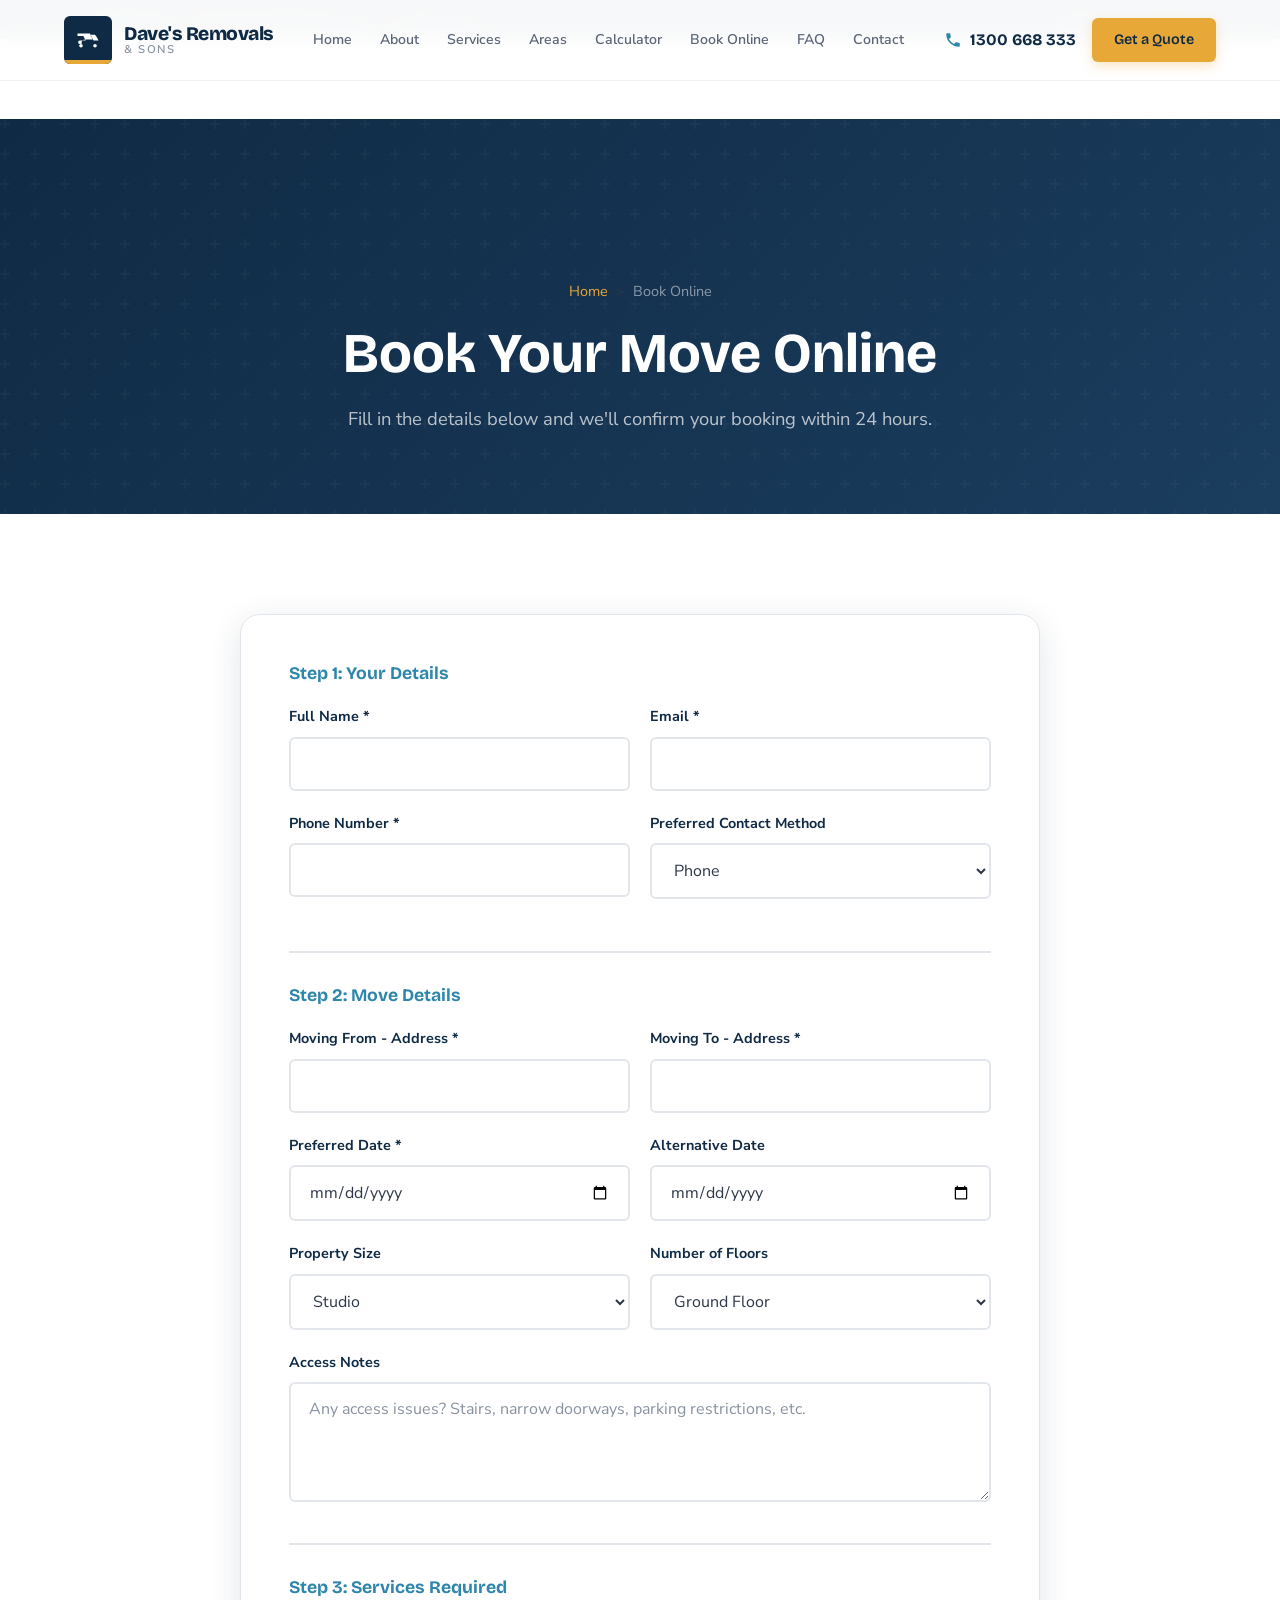
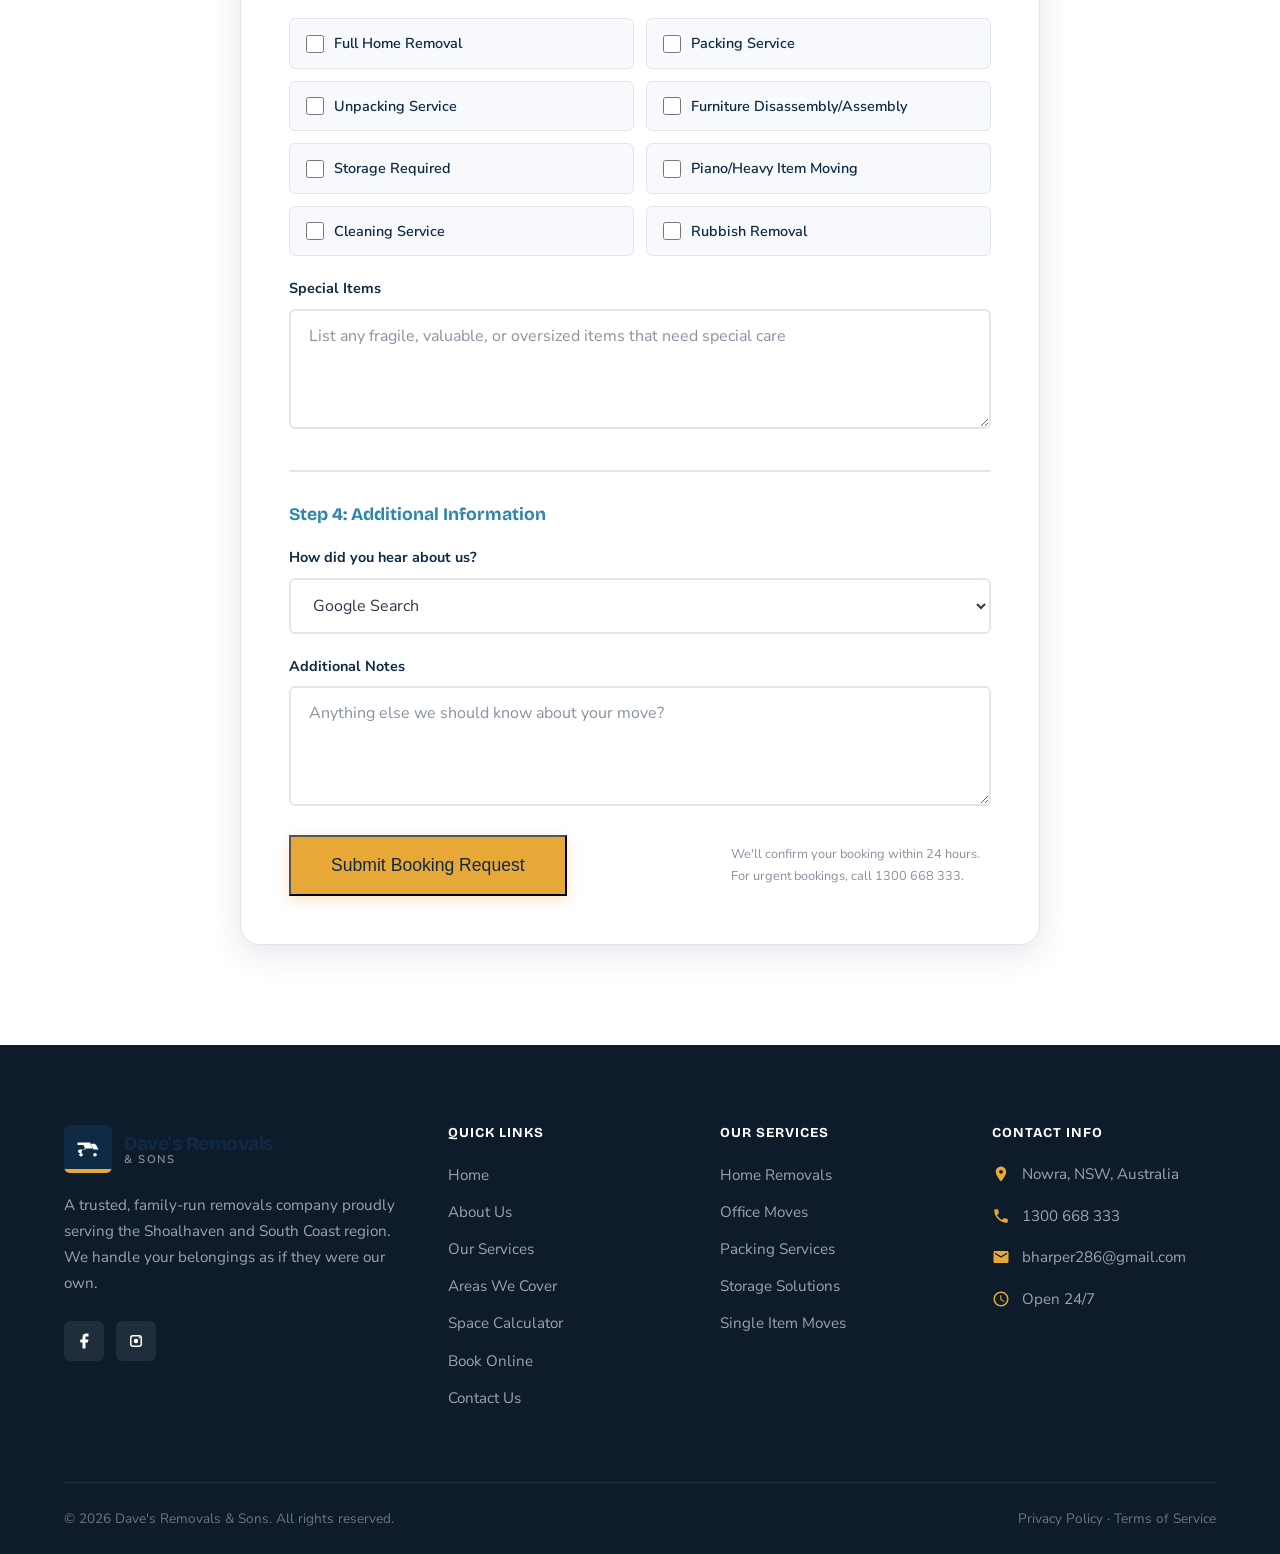
<file: booking.html>
<!DOCTYPE html>
<html lang="en">
<head>
    <meta charset="UTF-8">
    <meta name="viewport" content="width=device-width, initial-scale=1.0">
    <title>Book Your Move Online | Dave's Removals &amp; Sons - Nowra, South Coast NSW</title>
    <meta name="description" content="Book your removals online with Dave's Removals &amp; Sons in Nowra. Easy online booking for home and office moves across the South Coast NSW. Get confirmed within 24 hours.">
    <link rel="stylesheet" href="css/style.css">

    <script type="application/ld+json">
    {
        "@context": "https://schema.org",
        "@type": "WebPage",
        "name": "Book Your Move Online",
        "description": "Book your removals online with Dave's Removals & Sons in Nowra. Easy online booking for home and office moves across the South Coast NSW.",
        "url": "https://www.davesremovals.com.au/booking.html",
        "isPartOf": {
            "@type": "WebSite",
            "name": "Dave's Removals & Sons",
            "url": "https://www.davesremovals.com.au"
        },
        "provider": {
            "@type": "MovingCompany",
            "name": "Dave's Removals & Sons",
            "telephone": "1300 668 333",
            "email": "bharper286@gmail.com",
            "areaServed": {
                "@type": "Place",
                "name": "Nowra, South Coast NSW, Australia"
            }
        }
    }
    </script>

    <style>
        .booking-step { margin-top: 32px; padding-top: 32px; border-top: 2px solid var(--gray-100); }
        .booking-step:first-of-type { margin-top: 0; padding-top: 0; border-top: none; }
        .booking-step h4 { color: var(--blue); margin-bottom: 20px; font-size: 1.1rem; }
        .checkbox-grid { display: grid; grid-template-columns: 1fr 1fr; gap: 12px; margin-bottom: 20px; }
        .checkbox-item { display: flex; align-items: center; gap: 10px; padding: 12px 16px; background: var(--off-white); border-radius: var(--radius-sm); cursor: pointer; transition: var(--transition); border: 1px solid var(--gray-100); }
        .checkbox-item:hover { border-color: var(--blue); background: var(--blue-pale); }
        .checkbox-item input[type="checkbox"] { width: 18px; height: 18px; accent-color: var(--blue); cursor: pointer; }
        .checkbox-item label { cursor: pointer; font-weight: 600; font-size: 0.9rem; color: var(--navy); }

        @media (max-width: 768px) {
            .checkbox-grid { grid-template-columns: 1fr; }
        }
    </style>
</head>
<body data-page="Booking">

    <div id="site-header"></div>

    <!-- Page Hero -->
    <section class="page-hero">
        <div class="container">
            <nav class="breadcrumb">
                <a href="index.html">Home</a> &gt; <span>Book Online</span>
            </nav>
            <h1>Book Your Move Online</h1>
            <p>Fill in the details below and we'll confirm your booking within 24 hours.</p>
        </div>
    </section>

    <!-- Booking Section -->
    <section class="section">
        <div class="container">
            <div class="quote-form" style="max-width: 800px; margin: 0 auto;">

                <form id="bookingForm" action="https://formsubmit.co/bharper286@gmail.com" method="POST">
                    <input type="hidden" name="_subject" value="New Booking Request - Dave's Removals">
                    <input type="hidden" name="_captcha" value="false">
                    <input type="hidden" name="_template" value="table">

                    <!-- Step 1: Your Details -->
                    <div class="booking-step">
                        <h4>Step 1: Your Details</h4>
                        <div class="form-row">
                            <div class="form-group">
                                <label for="fullName">Full Name *</label>
                                <input type="text" id="fullName" name="Full Name" required>
                            </div>
                            <div class="form-group">
                                <label for="email">Email *</label>
                                <input type="email" id="email" name="Email" required>
                            </div>
                        </div>
                        <div class="form-row">
                            <div class="form-group">
                                <label for="phone">Phone Number *</label>
                                <input type="tel" id="phone" name="Phone Number" required>
                            </div>
                            <div class="form-group">
                                <label for="contactMethod">Preferred Contact Method</label>
                                <select id="contactMethod" name="Preferred Contact Method">
                                    <option value="Phone">Phone</option>
                                    <option value="Email">Email</option>
                                    <option value="Either">Either</option>
                                </select>
                            </div>
                        </div>
                    </div>

                    <!-- Step 2: Move Details -->
                    <div class="booking-step">
                        <h4>Step 2: Move Details</h4>
                        <div class="form-row">
                            <div class="form-group">
                                <label for="movingFrom">Moving From - Address *</label>
                                <input type="text" id="movingFrom" name="Moving From" required>
                            </div>
                            <div class="form-group">
                                <label for="movingTo">Moving To - Address *</label>
                                <input type="text" id="movingTo" name="Moving To" required>
                            </div>
                        </div>
                        <div class="form-row">
                            <div class="form-group">
                                <label for="preferredDate">Preferred Date *</label>
                                <input type="date" id="preferredDate" name="Preferred Date" required>
                            </div>
                            <div class="form-group">
                                <label for="alternativeDate">Alternative Date</label>
                                <input type="date" id="alternativeDate" name="Alternative Date">
                            </div>
                        </div>
                        <div class="form-row">
                            <div class="form-group">
                                <label for="propertySize">Property Size</label>
                                <select id="propertySize" name="Property Size">
                                    <option value="Studio">Studio</option>
                                    <option value="1 Bedroom">1 Bedroom</option>
                                    <option value="2 Bedrooms">2 Bedrooms</option>
                                    <option value="3 Bedrooms">3 Bedrooms</option>
                                    <option value="4 Bedrooms">4 Bedrooms</option>
                                    <option value="5+ Bedrooms">5+ Bedrooms</option>
                                    <option value="Office/Commercial">Office/Commercial</option>
                                </select>
                            </div>
                            <div class="form-group">
                                <label for="floors">Number of Floors</label>
                                <select id="floors" name="Number of Floors">
                                    <option value="Ground Floor">Ground Floor</option>
                                    <option value="1st Floor">1st Floor</option>
                                    <option value="2nd Floor">2nd Floor</option>
                                    <option value="3rd Floor+">3rd Floor+</option>
                                    <option value="Lift Access">Lift Access</option>
                                </select>
                            </div>
                        </div>
                        <div class="form-group">
                            <label for="accessNotes">Access Notes</label>
                            <textarea id="accessNotes" name="Access Notes" rows="3" placeholder="Any access issues? Stairs, narrow doorways, parking restrictions, etc."></textarea>
                        </div>
                    </div>

                    <!-- Step 3: Services Required -->
                    <div class="booking-step">
                        <h4>Step 3: Services Required</h4>
                        <div class="checkbox-grid">
                            <div class="checkbox-item">
                                <input type="checkbox" id="svcRemoval" name="Services" value="Full Home Removal">
                                <label for="svcRemoval">Full Home Removal</label>
                            </div>
                            <div class="checkbox-item">
                                <input type="checkbox" id="svcPacking" name="Services" value="Packing Service">
                                <label for="svcPacking">Packing Service</label>
                            </div>
                            <div class="checkbox-item">
                                <input type="checkbox" id="svcUnpacking" name="Services" value="Unpacking Service">
                                <label for="svcUnpacking">Unpacking Service</label>
                            </div>
                            <div class="checkbox-item">
                                <input type="checkbox" id="svcFurniture" name="Services" value="Furniture Disassembly/Assembly">
                                <label for="svcFurniture">Furniture Disassembly/Assembly</label>
                            </div>
                            <div class="checkbox-item">
                                <input type="checkbox" id="svcStorage" name="Services" value="Storage Required">
                                <label for="svcStorage">Storage Required</label>
                            </div>
                            <div class="checkbox-item">
                                <input type="checkbox" id="svcPiano" name="Services" value="Piano/Heavy Item Moving">
                                <label for="svcPiano">Piano/Heavy Item Moving</label>
                            </div>
                            <div class="checkbox-item">
                                <input type="checkbox" id="svcCleaning" name="Services" value="Cleaning Service">
                                <label for="svcCleaning">Cleaning Service</label>
                            </div>
                            <div class="checkbox-item">
                                <input type="checkbox" id="svcRubbish" name="Services" value="Rubbish Removal">
                                <label for="svcRubbish">Rubbish Removal</label>
                            </div>
                        </div>
                        <div class="form-group">
                            <label for="specialItems">Special Items</label>
                            <textarea id="specialItems" name="Special Items" rows="3" placeholder="List any fragile, valuable, or oversized items that need special care"></textarea>
                        </div>
                    </div>

                    <!-- Step 4: Additional Information -->
                    <div class="booking-step">
                        <h4>Step 4: Additional Information</h4>
                        <div class="form-group">
                            <label for="hearAbout">How did you hear about us?</label>
                            <select id="hearAbout" name="How Did You Hear About Us">
                                <option value="Google Search">Google Search</option>
                                <option value="Facebook">Facebook</option>
                                <option value="Instagram">Instagram</option>
                                <option value="Friend/Family Referral">Friend/Family Referral</option>
                                <option value="Repeat Customer">Repeat Customer</option>
                                <option value="Other">Other</option>
                            </select>
                        </div>
                        <div class="form-group">
                            <label for="additionalNotes">Additional Notes</label>
                            <textarea id="additionalNotes" name="Additional Notes" rows="4" placeholder="Anything else we should know about your move?"></textarea>
                        </div>
                    </div>

                    <div class="form-submit-row">
                        <button type="submit" class="btn-primary btn-lg">Submit Booking Request</button>
                        <p class="privacy-note">We'll confirm your booking within 24 hours. For urgent bookings, call <a href="tel:1300668333">1300 668 333</a>.</p>
                    </div>
                </form>

                <div id="formSuccess" class="form-success">
                    <svg width="64" height="64" viewBox="0 0 64 64" fill="none" xmlns="http://www.w3.org/2000/svg">
                        <circle cx="32" cy="32" r="32" fill="#22c55e"/>
                        <path d="M20 33L28 41L44 25" stroke="white" stroke-width="4" stroke-linecap="round" stroke-linejoin="round"/>
                    </svg>
                    <h3>Booking Request Received!</h3>
                    <p>Thank you for your booking request. We'll review the details and get back to you within 24 hours to confirm everything. If you need urgent assistance, call us on <a href="tel:1300668333">1300 668 333</a>.</p>
                </div>

            </div>
        </div>
    </section>

    <div id="site-footer"></div>

    <script src="js/main.js"></script>
    <script>
    document.addEventListener('DOMContentLoaded', function() {
        const form = document.getElementById('bookingForm');
        if (form) {
            form.addEventListener('submit', async (e) => {
                e.preventDefault();
                const submitBtn = form.querySelector('button[type="submit"]');
                const originalText = submitBtn.innerHTML;
                submitBtn.innerHTML = 'Submitting...';
                submitBtn.disabled = true;
                try {
                    const response = await fetch(form.action, {
                        method: 'POST',
                        body: new FormData(form),
                        headers: { 'Accept': 'application/json' }
                    });
                    if (response.ok) {
                        form.style.display = 'none';
                        document.getElementById('formSuccess').classList.add('show');
                    } else { throw new Error('Failed'); }
                } catch (err) {
                    alert('Something went wrong. Please call us on 1300 668 333 to book.');
                    submitBtn.innerHTML = originalText;
                    submitBtn.disabled = false;
                }
            });
        }
    });
    </script>
</body>
</html>
</file>
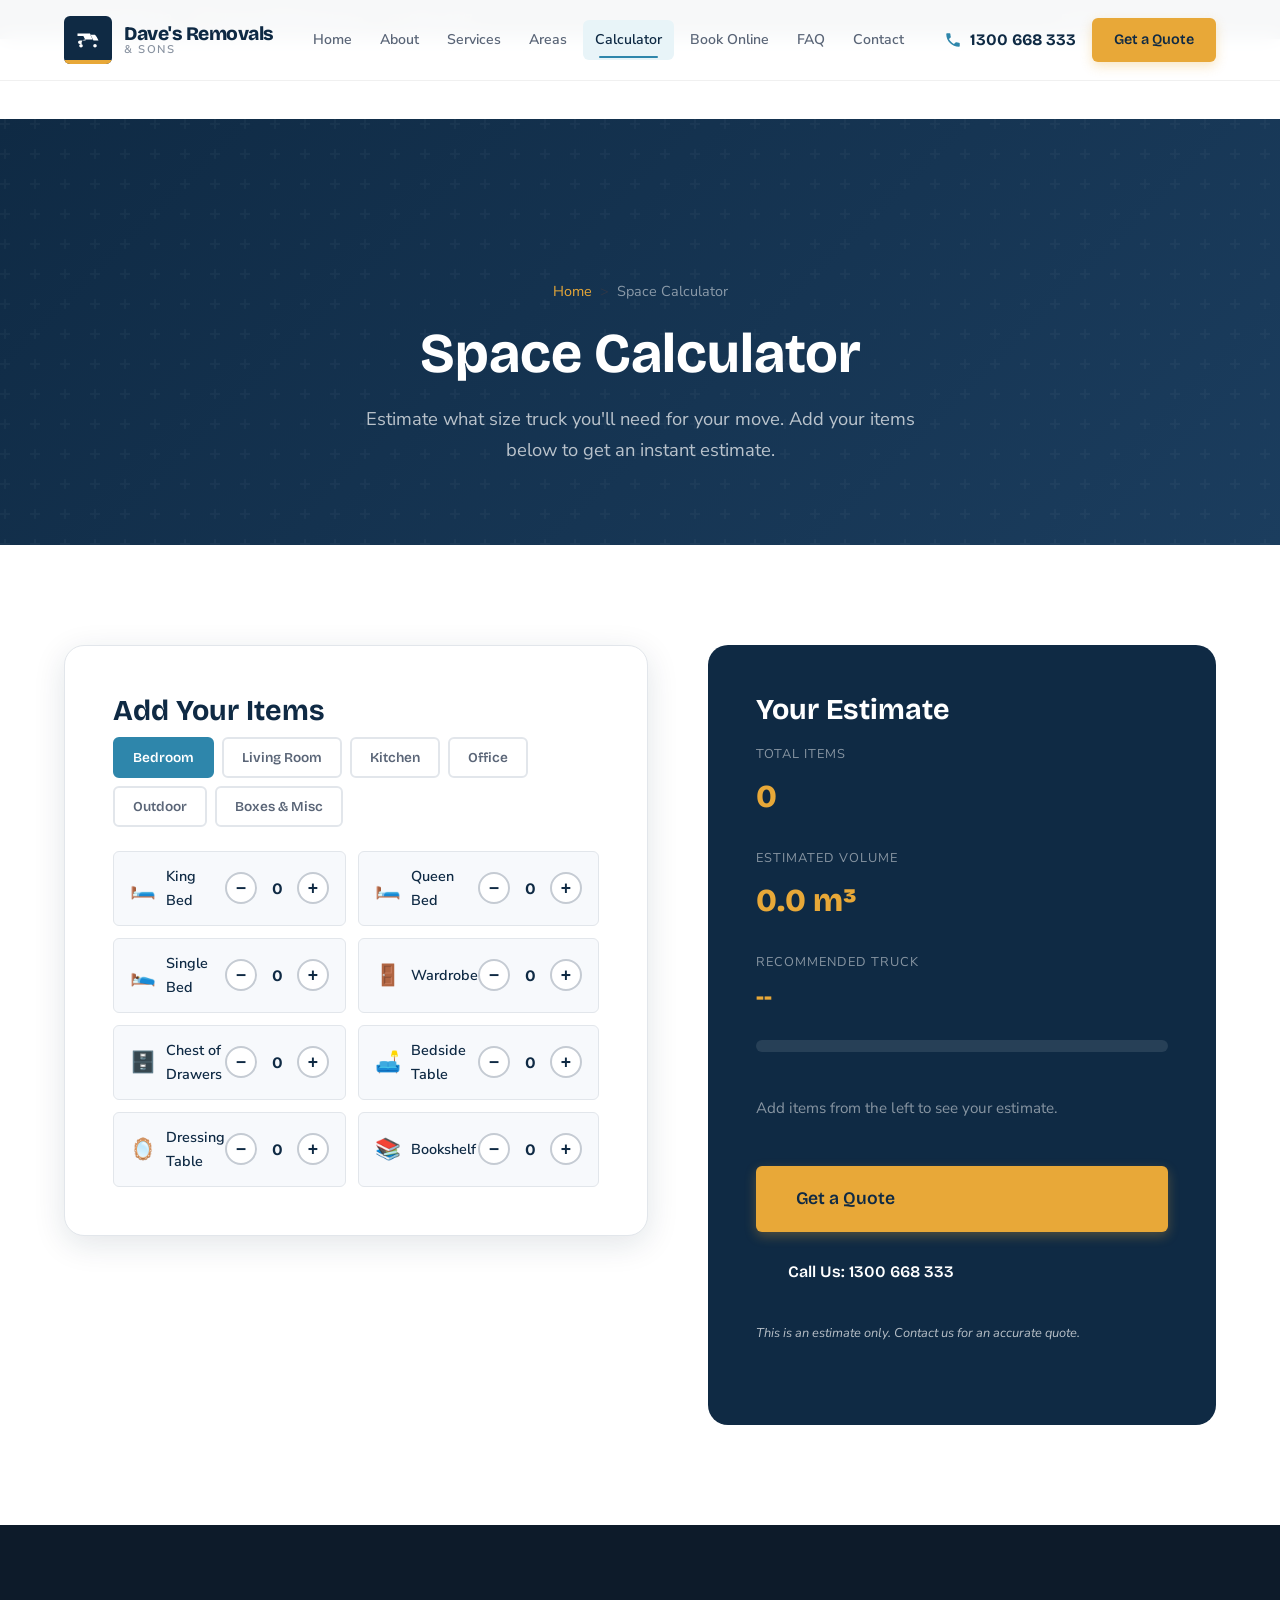
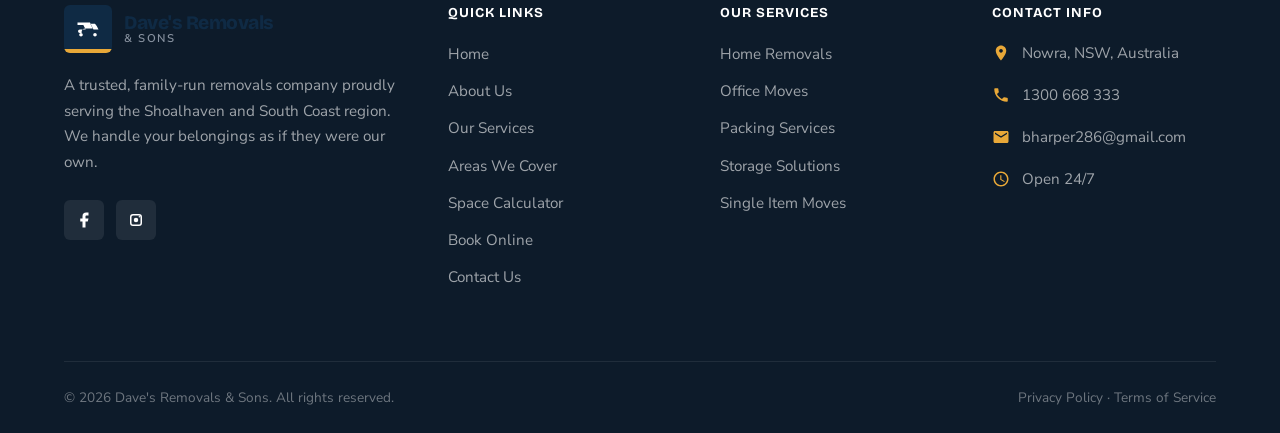
<file: calculator.html>
<!DOCTYPE html>
<html lang="en">
<head>
    <meta charset="UTF-8">
    <meta name="viewport" content="width=device-width, initial-scale=1.0">
    <meta name="description" content="Use our free Space Calculator to estimate what size truck you need for your move in Nowra, South Coast NSW. Dave's Removals & Sons - instant moving estimates.">
    <title>Space Calculator - Dave's Removals & Sons | Nowra, South Coast NSW</title>
    <link rel="stylesheet" href="css/style.css">
    <script type="application/ld+json">
    {
        "@context": "https://schema.org",
        "@type": "WebPage",
        "name": "Space Calculator - Dave's Removals & Sons",
        "description": "Free space calculator to estimate truck size for your move in Nowra and South Coast NSW.",
        "url": "",
        "isPartOf": {
            "@type": "WebSite",
            "name": "Dave's Removals & Sons",
            "url": ""
        },
        "about": {
            "@type": "MovingCompany",
            "name": "Dave's Removals & Sons",
            "telephone": "1300 668 333",
            "address": {
                "@type": "PostalAddress",
                "addressLocality": "Nowra",
                "addressRegion": "NSW",
                "postalCode": "2541",
                "addressCountry": "AU"
            }
        }
    }
    </script>
    <style>
        .calc-categories { display: flex; gap: 8px; flex-wrap: wrap; margin-bottom: 24px; }
        .calc-cat-btn { padding: 10px 18px; border: 2px solid var(--gray-100); border-radius: var(--radius-sm); background: var(--white); font-family: var(--font-display); font-weight: 600; font-size: 0.85rem; cursor: pointer; transition: var(--transition); color: var(--gray-600); }
        .calc-cat-btn:hover, .calc-cat-btn.active { background: var(--blue); color: var(--white); border-color: var(--blue); }
        .calc-items-grid { display: grid; grid-template-columns: repeat(2, 1fr); gap: 12px; }
        .calc-item { display: flex; align-items: center; justify-content: space-between; padding: 12px 16px; background: var(--off-white); border-radius: var(--radius-sm); border: 1px solid var(--gray-100); transition: var(--transition); }
        .calc-item.has-items { background: var(--blue-pale); border-color: var(--blue); }
        .calc-item-info { display: flex; align-items: center; gap: 10px; }
        .calc-item-emoji { font-size: 1.3rem; }
        .calc-item-name { font-weight: 600; font-size: 0.9rem; color: var(--navy); }
        .calc-item-controls { display: flex; align-items: center; gap: 8px; }
        .calc-btn { width: 32px; height: 32px; border-radius: 50%; border: 2px solid var(--gray-200); background: var(--white); font-size: 1.1rem; font-weight: 700; cursor: pointer; display: flex; align-items: center; justify-content: center; transition: var(--transition); color: var(--navy); }
        .calc-btn:hover { background: var(--blue); color: var(--white); border-color: var(--blue); }
        .calc-count { font-family: var(--font-display); font-weight: 700; font-size: 1rem; min-width: 24px; text-align: center; color: var(--navy); }
        .estimate-stat { margin-bottom: 24px; }
        .estimate-stat .stat-label { font-size: 0.8rem; text-transform: uppercase; letter-spacing: 1px; color: rgba(255,255,255,0.5); margin-bottom: 4px; }
        .estimate-stat .stat-value { font-family: var(--font-display); font-weight: 800; font-size: 2rem; color: var(--amber); }
        .estimate-stat .stat-sub { font-size: 0.95rem; color: rgba(255,255,255,0.8); margin-top: 4px; }
        .volume-bar { height: 12px; background: rgba(255,255,255,0.1); border-radius: 6px; overflow: hidden; margin: 8px 0 24px; }
        .volume-bar-fill { height: 100%; background: linear-gradient(90deg, var(--amber), #E8A838); border-radius: 6px; transition: width 0.5s ease; min-width: 0; }
        .estimate-items-list { margin: 24px 0; padding-top: 24px; border-top: 1px solid rgba(255,255,255,0.1); }
        .estimate-items-list h4 { color: var(--white); margin-bottom: 12px; font-size: 0.9rem; text-transform: uppercase; letter-spacing: 1px; }
        .est-item-row { display: flex; justify-content: space-between; padding: 6px 0; font-size: 0.9rem; color: rgba(255,255,255,0.7); }
        .est-item-row .est-qty { color: var(--amber); font-weight: 700; }
        .estimate-note { font-size: 0.8rem; color: rgba(255,255,255,0.45); margin-top: 24px; font-style: italic; }
        .estimate-empty { color: rgba(255,255,255,0.5); font-size: 0.95rem; padding: 20px 0; }
        @media (max-width: 768px) {
            .calc-items-grid { grid-template-columns: 1fr; }
            .calc-cat-btn { padding: 8px 14px; font-size: 0.8rem; }
        }
    </style>
</head>
<body data-page="Calculator">

    <div id="site-header"></div>

    <main>
        <!-- Page Hero -->
        <section class="page-hero fade-in">
            <div class="container">
                <nav class="breadcrumb">
                    <a href="index.html">Home</a> &gt; <span>Space Calculator</span>
                </nav>
                <h1>Space Calculator</h1>
                <p class="hero-subtitle">Estimate what size truck you'll need for your move. Add your items below to get an instant estimate.</p>
            </div>
        </section>

        <!-- Calculator Section -->
        <section class="section fade-in">
            <div class="container">
                <div class="contact-grid">

                    <!-- Left Column: Add Items -->
                    <div class="quote-form">
                        <h3>Add Your Items</h3>
                        <div id="calcCategories" class="calc-categories"></div>
                        <div id="calcItemsGrid" class="calc-items-grid"></div>
                    </div>

                    <!-- Right Column: Estimate -->
                    <div class="contact-info-card">
                        <h3>Your Estimate</h3>

                        <div class="estimate-stat">
                            <div class="stat-label">Total Items</div>
                            <div class="stat-value" id="totalItems">0</div>
                        </div>

                        <div class="estimate-stat">
                            <div class="stat-label">Estimated Volume</div>
                            <div class="stat-value" id="totalVolume">0 m&sup3;</div>
                        </div>

                        <div class="estimate-stat">
                            <div class="stat-label">Recommended Truck</div>
                            <div class="stat-value" id="truckSize" style="font-size: 1.4rem;">--</div>
                            <div class="stat-sub" id="truckSub"></div>
                        </div>

                        <div class="volume-bar">
                            <div class="volume-bar-fill" id="volumeBar" style="width: 0%;"></div>
                        </div>

                        <div id="estimateItemsList" class="estimate-items-list" style="display: none;">
                            <h4>Items Added</h4>
                            <div id="itemsListContent"></div>
                        </div>

                        <div id="estimateEmpty" class="estimate-empty">
                            Add items from the left to see your estimate.
                        </div>

                        <a href="contact.html" class="btn btn-primary btn-lg" style="width: 100%; text-align: center; margin-top: 24px;">Get a Quote</a>
                        <a href="tel:1300668333" class="btn btn-outline" style="width: 100%; text-align: center; margin-top: 12px; border-color: rgba(255,255,255,0.3); color: var(--white);">Call Us: 1300 668 333</a>

                        <p class="estimate-note">This is an estimate only. Contact us for an accurate quote.</p>
                    </div>

                </div>
            </div>
        </section>
    </main>

    <div id="site-footer"></div>

    <script src="js/main.js"></script>
    <script>
    (function() {
        var categories = {
            'Bedroom': [
                { name: 'King Bed', emoji: '\uD83D\uDECF\uFE0F', volume: 2.5 },
                { name: 'Queen Bed', emoji: '\uD83D\uDECF\uFE0F', volume: 2.0 },
                { name: 'Single Bed', emoji: '\uD83D\uDECC', volume: 1.5 },
                { name: 'Wardrobe', emoji: '\uD83D\uDEAA', volume: 1.5 },
                { name: 'Chest of Drawers', emoji: '\uD83D\uDDC4\uFE0F', volume: 0.8 },
                { name: 'Bedside Table', emoji: '\uD83D\uDECB\uFE0F', volume: 0.3 },
                { name: 'Dressing Table', emoji: '\uD83E\uDE9E', volume: 0.8 },
                { name: 'Bookshelf', emoji: '\uD83D\uDCDA', volume: 0.6 }
            ],
            'Living Room': [
                { name: '3-Seater Sofa', emoji: '\uD83D\uDECB\uFE0F', volume: 2.0 },
                { name: '2-Seater Sofa', emoji: '\uD83D\uDECB\uFE0F', volume: 1.5 },
                { name: 'Armchair', emoji: '\uD83E\uDE91', volume: 0.8 },
                { name: 'Coffee Table', emoji: '\u2615', volume: 0.5 },
                { name: 'TV Unit', emoji: '\uD83D\uDCFA', volume: 0.7 },
                { name: 'Large TV (50"+)', emoji: '\uD83D\uDCFA', volume: 0.5 },
                { name: 'Dining Table', emoji: '\uD83C\uDF7D\uFE0F', volume: 1.5 },
                { name: 'Dining Chairs (set of 4)', emoji: '\uD83E\uDE91', volume: 1.0 }
            ],
            'Kitchen': [
                { name: 'Fridge', emoji: '\uD83E\uDDCA', volume: 1.5 },
                { name: 'Washing Machine', emoji: '\uD83E\uDDFA', volume: 1.0 },
                { name: 'Dryer', emoji: '\u2668\uFE0F', volume: 1.0 },
                { name: 'Dishwasher', emoji: '\uD83E\uDDFD', volume: 0.8 },
                { name: 'Microwave', emoji: '\uD83C\uDF73', volume: 0.2 },
                { name: 'Small Appliances Box', emoji: '\uD83D\uDCE6', volume: 0.3 }
            ],
            'Office': [
                { name: 'Office Desk', emoji: '\uD83D\uDCBC', volume: 1.5 },
                { name: 'Office Chair', emoji: '\uD83E\uDE91', volume: 0.5 },
                { name: 'Filing Cabinet', emoji: '\uD83D\uDDC4\uFE0F', volume: 0.5 },
                { name: 'Computer/Monitor', emoji: '\uD83D\uDCBB', volume: 0.3 },
                { name: 'Printer', emoji: '\uD83D\uDDA8\uFE0F', volume: 0.2 },
                { name: 'Bookshelf', emoji: '\uD83D\uDCDA', volume: 0.6 }
            ],
            'Outdoor': [
                { name: 'BBQ', emoji: '\uD83C\uDF56', volume: 1.0 },
                { name: 'Outdoor Table', emoji: '\uD83C\uDFD6\uFE0F', volume: 1.2 },
                { name: 'Outdoor Chairs (set of 4)', emoji: '\uD83E\uDE91', volume: 0.8 },
                { name: 'Lawn Mower', emoji: '\uD83C\uDF3F', volume: 0.8 },
                { name: 'Garden Tools', emoji: '\uD83E\uDDF0', volume: 0.5 },
                { name: 'Bicycle', emoji: '\uD83D\uDEB2', volume: 0.5 },
                { name: 'Trampoline', emoji: '\uD83E\uDD38', volume: 2.0 }
            ],
            'Boxes & Misc': [
                { name: 'Small Box', emoji: '\uD83D\uDCE6', volume: 0.1 },
                { name: 'Medium Box', emoji: '\uD83D\uDCE6', volume: 0.2 },
                { name: 'Large Box', emoji: '\uD83D\uDCE6', volume: 0.4 },
                { name: 'Wardrobe Box', emoji: '\uD83D\uDCE6', volume: 0.5 },
                { name: 'Piano (Upright)', emoji: '\uD83C\uDFB9', volume: 2.5 },
                { name: 'Piano (Grand)', emoji: '\uD83C\uDFB9', volume: 4.0 },
                { name: 'Exercise Equipment', emoji: '\uD83C\uDFCB\uFE0F', volume: 1.5 },
                { name: 'Artwork/Mirror', emoji: '\uD83D\uDDBC\uFE0F', volume: 0.3 }
            ]
        };

        // State: counts keyed by "category|itemName"
        var counts = {};
        var activeCategory = 'Bedroom';

        function getKey(cat, itemName) {
            return cat + '|' + itemName;
        }

        function getCount(cat, itemName) {
            return counts[getKey(cat, itemName)] || 0;
        }

        function setCount(cat, itemName, val) {
            var key = getKey(cat, itemName);
            if (val <= 0) {
                delete counts[key];
            } else {
                counts[key] = val;
            }
        }

        function renderCategories() {
            var container = document.getElementById('calcCategories');
            container.innerHTML = '';
            var catNames = Object.keys(categories);
            for (var i = 0; i < catNames.length; i++) {
                var btn = document.createElement('button');
                btn.type = 'button';
                btn.className = 'calc-cat-btn' + (catNames[i] === activeCategory ? ' active' : '');
                btn.textContent = catNames[i];
                btn.setAttribute('data-cat', catNames[i]);
                btn.addEventListener('click', function() {
                    activeCategory = this.getAttribute('data-cat');
                    renderCategories();
                    renderItems();
                });
                container.appendChild(btn);
            }
        }

        function renderItems() {
            var container = document.getElementById('calcItemsGrid');
            container.innerHTML = '';
            var items = categories[activeCategory];
            for (var i = 0; i < items.length; i++) {
                (function(item) {
                    var count = getCount(activeCategory, item.name);
                    var div = document.createElement('div');
                    div.className = 'calc-item' + (count > 0 ? ' has-items' : '');

                    div.innerHTML =
                        '<div class="calc-item-info">' +
                            '<span class="calc-item-emoji">' + item.emoji + '</span>' +
                            '<span class="calc-item-name">' + item.name + '</span>' +
                        '</div>' +
                        '<div class="calc-item-controls">' +
                            '<button type="button" class="calc-btn calc-minus">&minus;</button>' +
                            '<span class="calc-count">' + count + '</span>' +
                            '<button type="button" class="calc-btn calc-plus">+</button>' +
                        '</div>';

                    var cat = activeCategory;
                    div.querySelector('.calc-minus').addEventListener('click', function() {
                        var c = getCount(cat, item.name);
                        if (c > 0) {
                            setCount(cat, item.name, c - 1);
                            renderItems();
                            updateEstimate();
                        }
                    });
                    div.querySelector('.calc-plus').addEventListener('click', function() {
                        var c = getCount(cat, item.name);
                        setCount(cat, item.name, c + 1);
                        renderItems();
                        updateEstimate();
                    });

                    container.appendChild(div);
                })(items[i]);
            }
        }

        function updateEstimate() {
            var totalItemCount = 0;
            var totalVol = 0;
            var addedItems = [];

            var catNames = Object.keys(categories);
            for (var c = 0; c < catNames.length; c++) {
                var items = categories[catNames[c]];
                for (var i = 0; i < items.length; i++) {
                    var cnt = getCount(catNames[c], items[i].name);
                    if (cnt > 0) {
                        totalItemCount += cnt;
                        totalVol += cnt * items[i].volume;
                        addedItems.push({ name: items[i].name, qty: cnt, vol: (cnt * items[i].volume).toFixed(1) });
                    }
                }
            }

            document.getElementById('totalItems').textContent = totalItemCount;
            document.getElementById('totalVolume').innerHTML = totalVol.toFixed(1) + ' m&sup3;';

            // Truck recommendation
            var truckLabel = '--';
            var truckSub = '';
            if (totalVol > 0 && totalVol <= 15) {
                truckLabel = 'Medium Truck';
                truckSub = 'Suits studio/1-2 bedroom';
            } else if (totalVol > 15 && totalVol <= 30) {
                truckLabel = 'Large Truck';
                truckSub = 'Suits 2-3 bedroom home';
            } else if (totalVol > 30 && totalVol <= 50) {
                truckLabel = 'Extra Large Truck';
                truckSub = 'Suits 4+ bedroom home';
            } else if (totalVol > 50) {
                truckLabel = 'Multiple Trucks';
                truckSub = 'Suits 5+ bedroom home';
            }
            document.getElementById('truckSize').textContent = truckLabel;
            document.getElementById('truckSub').textContent = truckSub;

            // Volume bar (max 50 m3 = 100%)
            var pct = Math.min((totalVol / 50) * 100, 100);
            document.getElementById('volumeBar').style.width = pct + '%';

            // Items list
            var listEl = document.getElementById('estimateItemsList');
            var contentEl = document.getElementById('itemsListContent');
            var emptyEl = document.getElementById('estimateEmpty');

            if (addedItems.length > 0) {
                listEl.style.display = '';
                emptyEl.style.display = 'none';
                var html = '';
                for (var j = 0; j < addedItems.length; j++) {
                    html += '<div class="est-item-row"><span>' + addedItems[j].name + '</span><span class="est-qty">' + addedItems[j].qty + 'x (' + addedItems[j].vol + ' m\u00B3)</span></div>';
                }
                contentEl.innerHTML = html;
            } else {
                listEl.style.display = 'none';
                emptyEl.style.display = '';
            }
        }

        // Init
        renderCategories();
        renderItems();
        updateEstimate();
    })();
    </script>
</body>
</html>
</file>
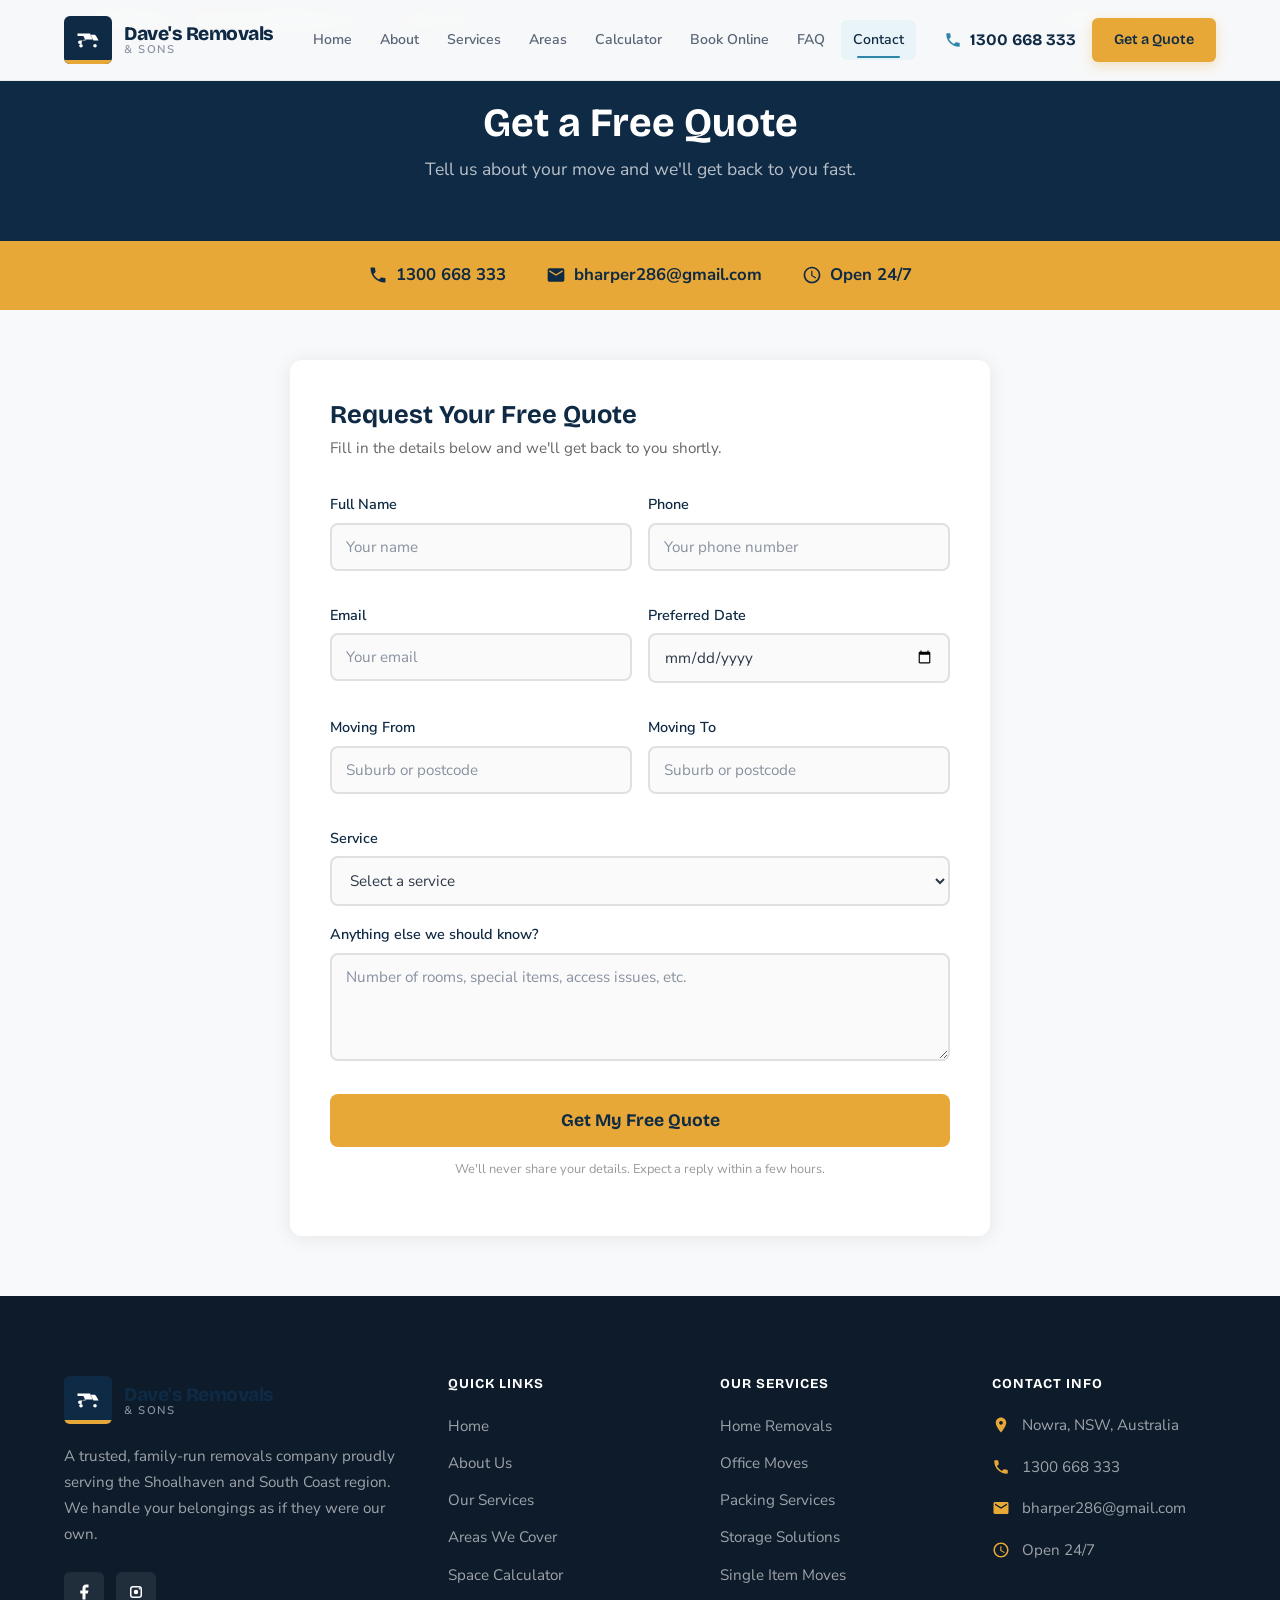
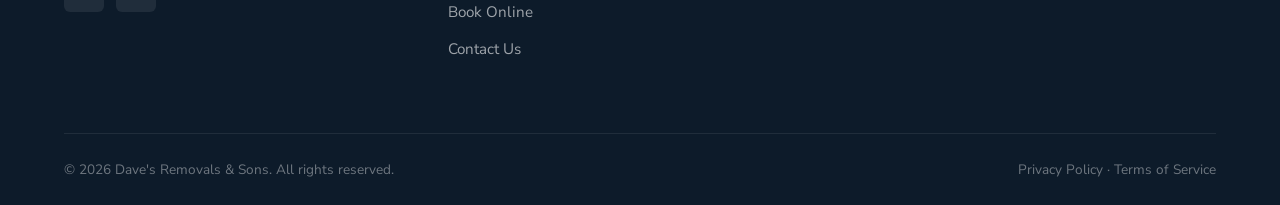
<file: contact.html>
<!DOCTYPE html>
<html lang="en">
<head>
    <meta charset="UTF-8">
    <meta name="viewport" content="width=device-width, initial-scale=1.0">
    <meta name="description" content="Get a free, no-obligation quote from Dave's Removals & Sons in Nowra, South Coast NSW. Contact us today for professional moving services across the Shoalhaven and NSW.">
    <title>Contact Us - Dave's Removals & Sons | Nowra, South Coast NSW</title>
    <link rel="stylesheet" href="css/style.css">
    <style>
        .quote-hero { background: var(--navy); padding: 60px 0 40px; text-align: center; }
        .quote-hero h1 { color: #fff; font-size: 2.5rem; margin-bottom: 8px; }
        .quote-hero p { color: rgba(255,255,255,0.7); font-size: 1.1rem; }

        .quick-contact { background: var(--amber); padding: 20px 0; }
        .quick-contact-inner { display: flex; justify-content: center; align-items: center; gap: 40px; flex-wrap: wrap; }
        .quick-contact a, .quick-contact span { color: var(--navy); font-weight: 700; font-size: 1.05rem; display: flex; align-items: center; gap: 8px; text-decoration: none; }
        .quick-contact svg { width: 20px; height: 20px; fill: var(--navy); }

        .quote-section { padding: 50px 0 60px; background: #f8f9fa; }
        .quote-card { max-width: 700px; margin: 0 auto; background: #fff; border-radius: 12px; padding: 40px; box-shadow: 0 2px 20px rgba(0,0,0,0.08); }
        .quote-card h2 { font-family: var(--font-display); font-size: 1.6rem; color: var(--navy); margin-bottom: 6px; }
        .quote-card .subtitle { color: #666; margin-bottom: 30px; font-size: 0.95rem; }

        .quote-card .form-row { display: grid; grid-template-columns: 1fr 1fr; gap: 16px; margin-bottom: 16px; }
        .quote-card .form-group { margin-bottom: 16px; }
        .quote-card label { display: block; font-weight: 600; font-size: 0.9rem; color: var(--navy); margin-bottom: 6px; }
        .quote-card input, .quote-card select, .quote-card textarea {
            width: 100%; padding: 12px 14px; border: 2px solid #e0e0e0; border-radius: 8px;
            font-size: 0.95rem; font-family: var(--font-body); transition: border-color 0.2s;
            background: #fafafa;
        }
        .quote-card input:focus, .quote-card select:focus, .quote-card textarea:focus {
            border-color: var(--amber); outline: none; background: #fff;
        }
        .quote-card textarea { resize: vertical; min-height: 100px; }

        .quote-card .submit-btn {
            width: 100%; padding: 16px; background: var(--amber); color: var(--navy);
            border: none; border-radius: 8px; font-size: 1.1rem; font-weight: 700;
            font-family: var(--font-display); cursor: pointer; transition: background 0.2s;
            margin-top: 8px;
        }
        .quote-card .submit-btn:hover { background: #d4982e; }
        .quote-card .privacy { text-align: center; color: #999; font-size: 0.8rem; margin-top: 12px; }

        .form-success { text-align: center; padding: 40px 20px; }
        .form-success svg { color: #4CAF50; margin-bottom: 16px; }
        .form-success h3 { color: var(--navy); margin-bottom: 8px; }

        @media (max-width: 600px) {
            .quote-card .form-row { grid-template-columns: 1fr; gap: 0; }
            .quote-card { padding: 24px 20px; margin: 0 16px; }
            .quick-contact-inner { gap: 20px; }
        }
    </style>
    <script type="application/ld+json">
    {
        "@context": "https://schema.org",
        "@type": "MovingCompany",
        "name": "Dave's Removals & Sons",
        "telephone": "1300 668 333",
        "email": "bharper286@gmail.com",
        "address": { "@type": "PostalAddress", "addressLocality": "Nowra", "addressRegion": "NSW", "postalCode": "2541", "addressCountry": "AU" }
    }
    </script>
</head>
<body data-page="Contact">

    <div id="site-header"></div>

    <main>
        <section class="quote-hero">
            <div class="container">
                <h1>Get a Free Quote</h1>
                <p>Tell us about your move and we'll get back to you fast.</p>
            </div>
        </section>

        <section class="quick-contact">
            <div class="container">
                <div class="quick-contact-inner">
                    <a href="tel:1300668333">
                        <svg viewBox="0 0 24 24"><path d="M6.62 10.79c1.44 2.83 3.76 5.14 6.59 6.59l2.2-2.2c.27-.27.67-.36 1.02-.24 1.12.37 2.33.57 3.57.57.55 0 1 .45 1 1V20c0 .55-.45 1-1 1-9.39 0-17-7.61-17-17 0-.55.45-1 1-1h3.5c.55 0 1 .45 1 1 0 1.25.2 2.45.57 3.57.11.35.03.74-.25 1.02l-2.2 2.2z"/></svg>
                        1300 668 333
                    </a>
                    <a href="mailto:bharper286@gmail.com">
                        <svg viewBox="0 0 24 24"><path d="M20 4H4c-1.1 0-1.99.9-1.99 2L2 18c0 1.1.9 2 2 2h16c1.1 0 2-.9 2-2V6c0-1.1-.9-2-2-2zm0 4l-8 5-8-5V6l8 5 8-5v2z"/></svg>
                        bharper286@gmail.com
                    </a>
                    <span>
                        <svg viewBox="0 0 24 24"><path d="M11.99 2C6.47 2 2 6.48 2 12s4.47 10 9.99 10C17.52 22 22 17.52 22 12S17.52 2 11.99 2zM12 20c-4.42 0-8-3.58-8-8s3.58-8 8-8 8 3.58 8 8-3.58 8-8 8zm.5-13H11v6l5.25 3.15.75-1.23-4.5-2.67z"/></svg>
                        Open 24/7
                    </span>
                </div>
            </div>
        </section>

        <section class="quote-section">
            <div class="container">
                <div class="quote-card">
                    <h2>Request Your Free Quote</h2>
                    <p class="subtitle">Fill in the details below and we'll get back to you shortly.</p>

                    <form id="quoteForm" action="https://formsubmit.co/bharper286@gmail.com" method="POST">
                        <input type="hidden" name="_subject" value="New Quote Request - Dave's Removals">
                        <input type="hidden" name="_captcha" value="false">
                        <input type="hidden" name="_template" value="table">

                        <div class="form-row">
                            <div class="form-group">
                                <label for="name">Full Name</label>
                                <input type="text" id="name" name="name" required placeholder="Your name">
                            </div>
                            <div class="form-group">
                                <label for="phone">Phone</label>
                                <input type="tel" id="phone" name="phone" required placeholder="Your phone number">
                            </div>
                        </div>

                        <div class="form-row">
                            <div class="form-group">
                                <label for="email">Email</label>
                                <input type="email" id="email" name="email" placeholder="Your email">
                            </div>
                            <div class="form-group">
                                <label for="date">Preferred Date</label>
                                <input type="date" id="date" name="date">
                            </div>
                        </div>

                        <div class="form-row">
                            <div class="form-group">
                                <label for="movingFrom">Moving From</label>
                                <input type="text" id="movingFrom" name="movingFrom" placeholder="Suburb or postcode">
                            </div>
                            <div class="form-group">
                                <label for="movingTo">Moving To</label>
                                <input type="text" id="movingTo" name="movingTo" placeholder="Suburb or postcode">
                            </div>
                        </div>

                        <div class="form-group">
                            <label for="service">Service</label>
                            <select id="service" name="service">
                                <option value="">Select a service</option>
                                <option value="Home Removal">Home Removal</option>
                                <option value="Office Move">Office Move</option>
                                <option value="Packing Service">Packing Service</option>
                                <option value="Storage">Storage</option>
                                <option value="Single Item Move">Single Item Move</option>
                            </select>
                        </div>

                        <div class="form-group">
                            <label for="details">Anything else we should know?</label>
                            <textarea id="details" name="details" rows="4" placeholder="Number of rooms, special items, access issues, etc."></textarea>
                        </div>

                        <button type="submit" class="submit-btn">Get My Free Quote</button>
                        <p class="privacy">We'll never share your details. Expect a reply within a few hours.</p>
                    </form>

                    <div id="formSuccess" class="form-success" style="display: none;">
                        <svg viewBox="0 0 24 24" width="64" height="64" fill="currentColor">
                            <path d="M12 2C6.48 2 2 6.48 2 12s4.48 10 10 10 10-4.48 10-10S17.52 2 12 2zm-2 15l-5-5 1.41-1.41L10 14.17l7.59-7.59L19 8l-9 9z"/>
                        </svg>
                        <h3>Thank You!</h3>
                        <p>Your quote request has been sent. We'll get back to you shortly.</p>
                    </div>
                </div>
            </div>
        </section>
    </main>

    <div id="site-footer"></div>

    <script src="js/main.js"></script>
</body>
</html>
</file>
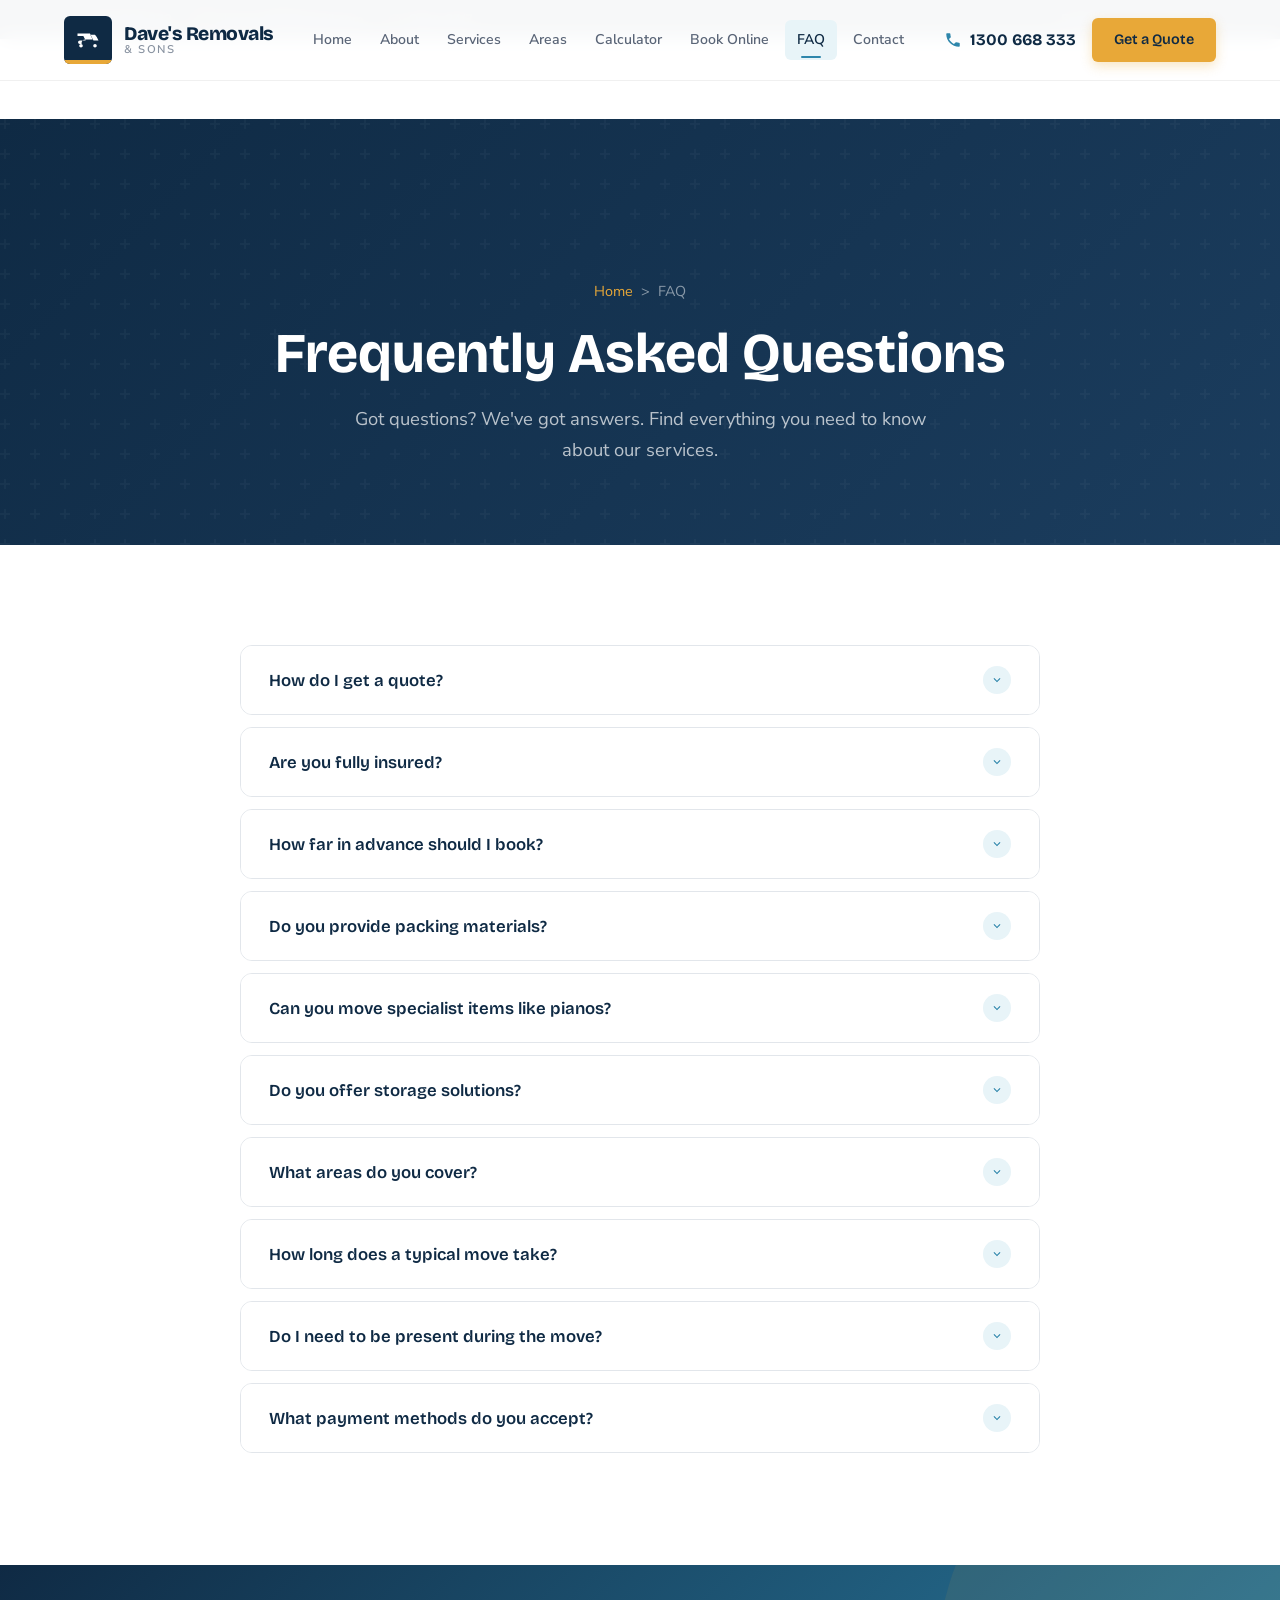
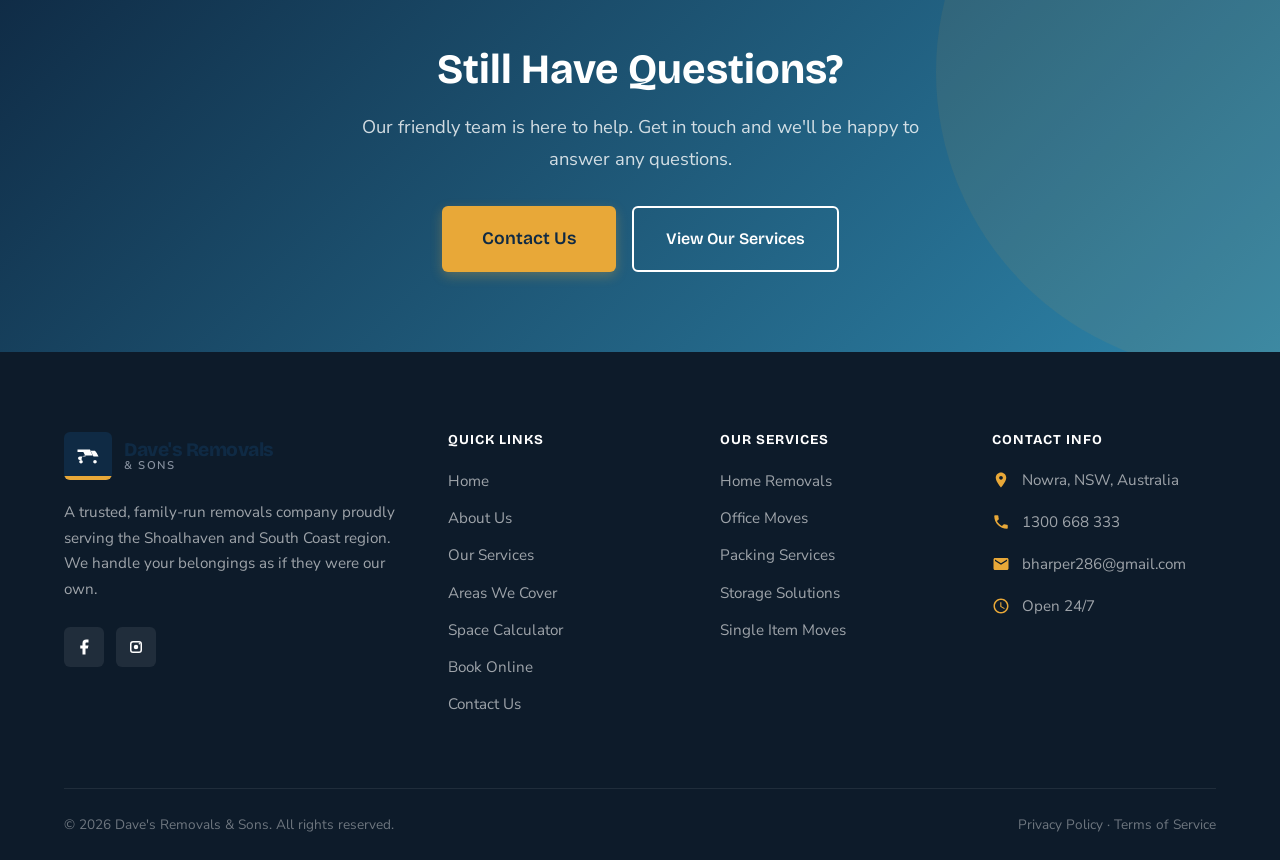
<file: faq.html>
<!DOCTYPE html>
<html lang="en">
<head>
    <meta charset="UTF-8">
    <meta name="viewport" content="width=device-width, initial-scale=1.0">
    <meta name="description" content="Frequently Asked Questions about Dave's Removals & Sons in Nowra, South Coast NSW. Find answers about our moving services, insurance, booking, packing, storage, and more.">
    <title>FAQ - Dave's Removals & Sons | Nowra, South Coast NSW</title>
    <link rel="stylesheet" href="css/style.css">
    <script type="application/ld+json">
    {
        "@context": "https://schema.org",
        "@type": "FAQPage",
        "mainEntity": [
            {
                "@type": "Question",
                "name": "How do I get a quote?",
                "acceptedAnswer": {
                    "@type": "Answer",
                    "text": "Simply fill out our online quote form or give us a call. We'll ask a few questions about your move and provide a free, no-obligation quote."
                }
            },
            {
                "@type": "Question",
                "name": "Are you fully insured?",
                "acceptedAnswer": {
                    "@type": "Answer",
                    "text": "Yes, we carry comprehensive insurance for all moves. Your belongings are fully covered from pickup to delivery."
                }
            },
            {
                "@type": "Question",
                "name": "What areas do you cover?",
                "acceptedAnswer": {
                    "@type": "Answer",
                    "text": "We cover Nowra, Berry, Kiama, Wollongong, Shellharbour, Ulladulla, and many more across the South Coast and NSW."
                }
            },
            {
                "@type": "Question",
                "name": "How far in advance should I book?",
                "acceptedAnswer": {
                    "@type": "Answer",
                    "text": "We recommend booking at least 2-4 weeks in advance, especially during busy periods. However, we do our best to accommodate last-minute moves."
                }
            },
            {
                "@type": "Question",
                "name": "Do you provide packing materials?",
                "acceptedAnswer": {
                    "@type": "Answer",
                    "text": "Yes, we supply high-quality boxes, bubble wrap, packing paper, tape, and wardrobe boxes."
                }
            },
            {
                "@type": "Question",
                "name": "Do you offer storage solutions?",
                "acceptedAnswer": {
                    "@type": "Answer",
                    "text": "Yes, we provide clean, secure, and affordable storage facilities for both short-term and long-term needs."
                }
            }
        ]
    }
    </script>
</head>
<body data-page="FAQ">

    <div id="site-header"></div>

    <main>
        <!-- Page Hero -->
        <section class="page-hero fade-in">
            <div class="container">
                <nav class="breadcrumb">
                    <a href="index.html">Home</a>
                    <span>&gt;</span>
                    <span>FAQ</span>
                </nav>
                <h1>Frequently Asked Questions</h1>
                <p class="page-hero-subtitle">Got questions? We've got answers. Find everything you need to know about our services.</p>
            </div>
        </section>

        <!-- FAQ Section -->
        <section class="section fade-in">
            <div class="container">
                <div class="faq-list">

                    <div class="faq-item">
                        <button class="faq-question">
                            How do I get a quote?
                            <div class="faq-toggle">
                                <svg viewBox="0 0 24 24" width="24" height="24" fill="currentColor"><path d="M7.41 8.59L12 13.17l4.59-4.58L18 10l-6 6-6-6 1.41-1.41z"/></svg>
                            </div>
                        </button>
                        <div class="faq-answer">
                            <div class="faq-answer-inner">
                                <p>Simply fill out our online quote form or give us a call. We'll ask a few questions about your move — where you're moving from and to, what needs moving, and your preferred dates. We'll then provide a free, no-obligation quote.</p>
                            </div>
                        </div>
                    </div>

                    <div class="faq-item">
                        <button class="faq-question">
                            Are you fully insured?
                            <div class="faq-toggle">
                                <svg viewBox="0 0 24 24" width="24" height="24" fill="currentColor"><path d="M7.41 8.59L12 13.17l4.59-4.58L18 10l-6 6-6-6 1.41-1.41z"/></svg>
                            </div>
                        </button>
                        <div class="faq-answer">
                            <div class="faq-answer-inner">
                                <p>Yes, we carry comprehensive insurance for all moves. Your belongings are fully covered from the moment we pick them up to the moment they're safely delivered to your new home.</p>
                            </div>
                        </div>
                    </div>

                    <div class="faq-item">
                        <button class="faq-question">
                            How far in advance should I book?
                            <div class="faq-toggle">
                                <svg viewBox="0 0 24 24" width="24" height="24" fill="currentColor"><path d="M7.41 8.59L12 13.17l4.59-4.58L18 10l-6 6-6-6 1.41-1.41z"/></svg>
                            </div>
                        </button>
                        <div class="faq-answer">
                            <div class="faq-answer-inner">
                                <p>We recommend booking at least 2-4 weeks in advance, especially during busy periods like weekends and the end of the month. However, we do our best to accommodate last-minute moves when possible.</p>
                            </div>
                        </div>
                    </div>

                    <div class="faq-item">
                        <button class="faq-question">
                            Do you provide packing materials?
                            <div class="faq-toggle">
                                <svg viewBox="0 0 24 24" width="24" height="24" fill="currentColor"><path d="M7.41 8.59L12 13.17l4.59-4.58L18 10l-6 6-6-6 1.41-1.41z"/></svg>
                            </div>
                        </button>
                        <div class="faq-answer">
                            <div class="faq-answer-inner">
                                <p>Yes, we supply high-quality boxes, bubble wrap, packing paper, tape, and wardrobe boxes. You can either purchase materials from us or opt for our full packing service where we do everything for you.</p>
                            </div>
                        </div>
                    </div>

                    <div class="faq-item">
                        <button class="faq-question">
                            Can you move specialist items like pianos?
                            <div class="faq-toggle">
                                <svg viewBox="0 0 24 24" width="24" height="24" fill="currentColor"><path d="M7.41 8.59L12 13.17l4.59-4.58L18 10l-6 6-6-6 1.41-1.41z"/></svg>
                            </div>
                        </button>
                        <div class="faq-answer">
                            <div class="faq-answer-inner">
                                <p>Absolutely. We have specialist equipment and trained staff for moving pianos, antiques, artwork, and other delicate or heavy items. Just let us know what you need moved when requesting your quote.</p>
                            </div>
                        </div>
                    </div>

                    <div class="faq-item">
                        <button class="faq-question">
                            Do you offer storage solutions?
                            <div class="faq-toggle">
                                <svg viewBox="0 0 24 24" width="24" height="24" fill="currentColor"><path d="M7.41 8.59L12 13.17l4.59-4.58L18 10l-6 6-6-6 1.41-1.41z"/></svg>
                            </div>
                        </button>
                        <div class="faq-answer">
                            <div class="faq-answer-inner">
                                <p>Yes, we provide clean, secure, and affordable storage facilities for both short-term and long-term needs. Whether you need a few days or a few months, we've got you covered.</p>
                            </div>
                        </div>
                    </div>

                    <div class="faq-item">
                        <button class="faq-question">
                            What areas do you cover?
                            <div class="faq-toggle">
                                <svg viewBox="0 0 24 24" width="24" height="24" fill="currentColor"><path d="M7.41 8.59L12 13.17l4.59-4.58L18 10l-6 6-6-6 1.41-1.41z"/></svg>
                            </div>
                        </button>
                        <div class="faq-answer">
                            <div class="faq-answer-inner">
                                <p>We cover a wide area including Nowra, Berry, Kiama, Wollongong, Shellharbour, Ulladulla, and many more across the South Coast and NSW. If you're unsure whether we cover your area, just get in touch and we'll confirm.</p>
                            </div>
                        </div>
                    </div>

                    <div class="faq-item">
                        <button class="faq-question">
                            How long does a typical move take?
                            <div class="faq-toggle">
                                <svg viewBox="0 0 24 24" width="24" height="24" fill="currentColor"><path d="M7.41 8.59L12 13.17l4.59-4.58L18 10l-6 6-6-6 1.41-1.41z"/></svg>
                            </div>
                        </button>
                        <div class="faq-answer">
                            <div class="faq-answer-inner">
                                <p>It depends on the size of the move. A one-bedroom apartment might take 2-3 hours, while a large family home could take a full day. We'll give you an estimated timeframe when we provide your quote.</p>
                            </div>
                        </div>
                    </div>

                    <div class="faq-item">
                        <button class="faq-question">
                            Do I need to be present during the move?
                            <div class="faq-toggle">
                                <svg viewBox="0 0 24 24" width="24" height="24" fill="currentColor"><path d="M7.41 8.59L12 13.17l4.59-4.58L18 10l-6 6-6-6 1.41-1.41z"/></svg>
                            </div>
                        </button>
                        <div class="faq-answer">
                            <div class="faq-answer-inner">
                                <p>We recommend being present at both the collection and delivery points, or having someone you trust available. This ensures we can address any questions and you can check everything has arrived safely.</p>
                            </div>
                        </div>
                    </div>

                    <div class="faq-item">
                        <button class="faq-question">
                            What payment methods do you accept?
                            <div class="faq-toggle">
                                <svg viewBox="0 0 24 24" width="24" height="24" fill="currentColor"><path d="M7.41 8.59L12 13.17l4.59-4.58L18 10l-6 6-6-6 1.41-1.41z"/></svg>
                            </div>
                        </button>
                        <div class="faq-answer">
                            <div class="faq-answer-inner">
                                <p>We accept cash, bank transfer, and card payments. Payment is typically required on completion of the move, though a small deposit may be needed to secure your booking date.</p>
                            </div>
                        </div>
                    </div>

                </div>
            </div>
        </section>

        <!-- CTA Banner -->
        <section class="cta-banner fade-in">
            <div class="container">
                <h2>Still Have Questions?</h2>
                <p>Our friendly team is here to help. Get in touch and we'll be happy to answer any questions.</p>
                <div class="cta-buttons">
                    <a href="contact.html" class="btn btn-primary btn-lg">Contact Us</a>
                    <a href="services.html" class="btn btn-outline-white">View Our Services</a>
                </div>
            </div>
        </section>
    </main>

    <div id="site-footer"></div>

    <script src="js/main.js"></script>
</body>
</html>
</file>
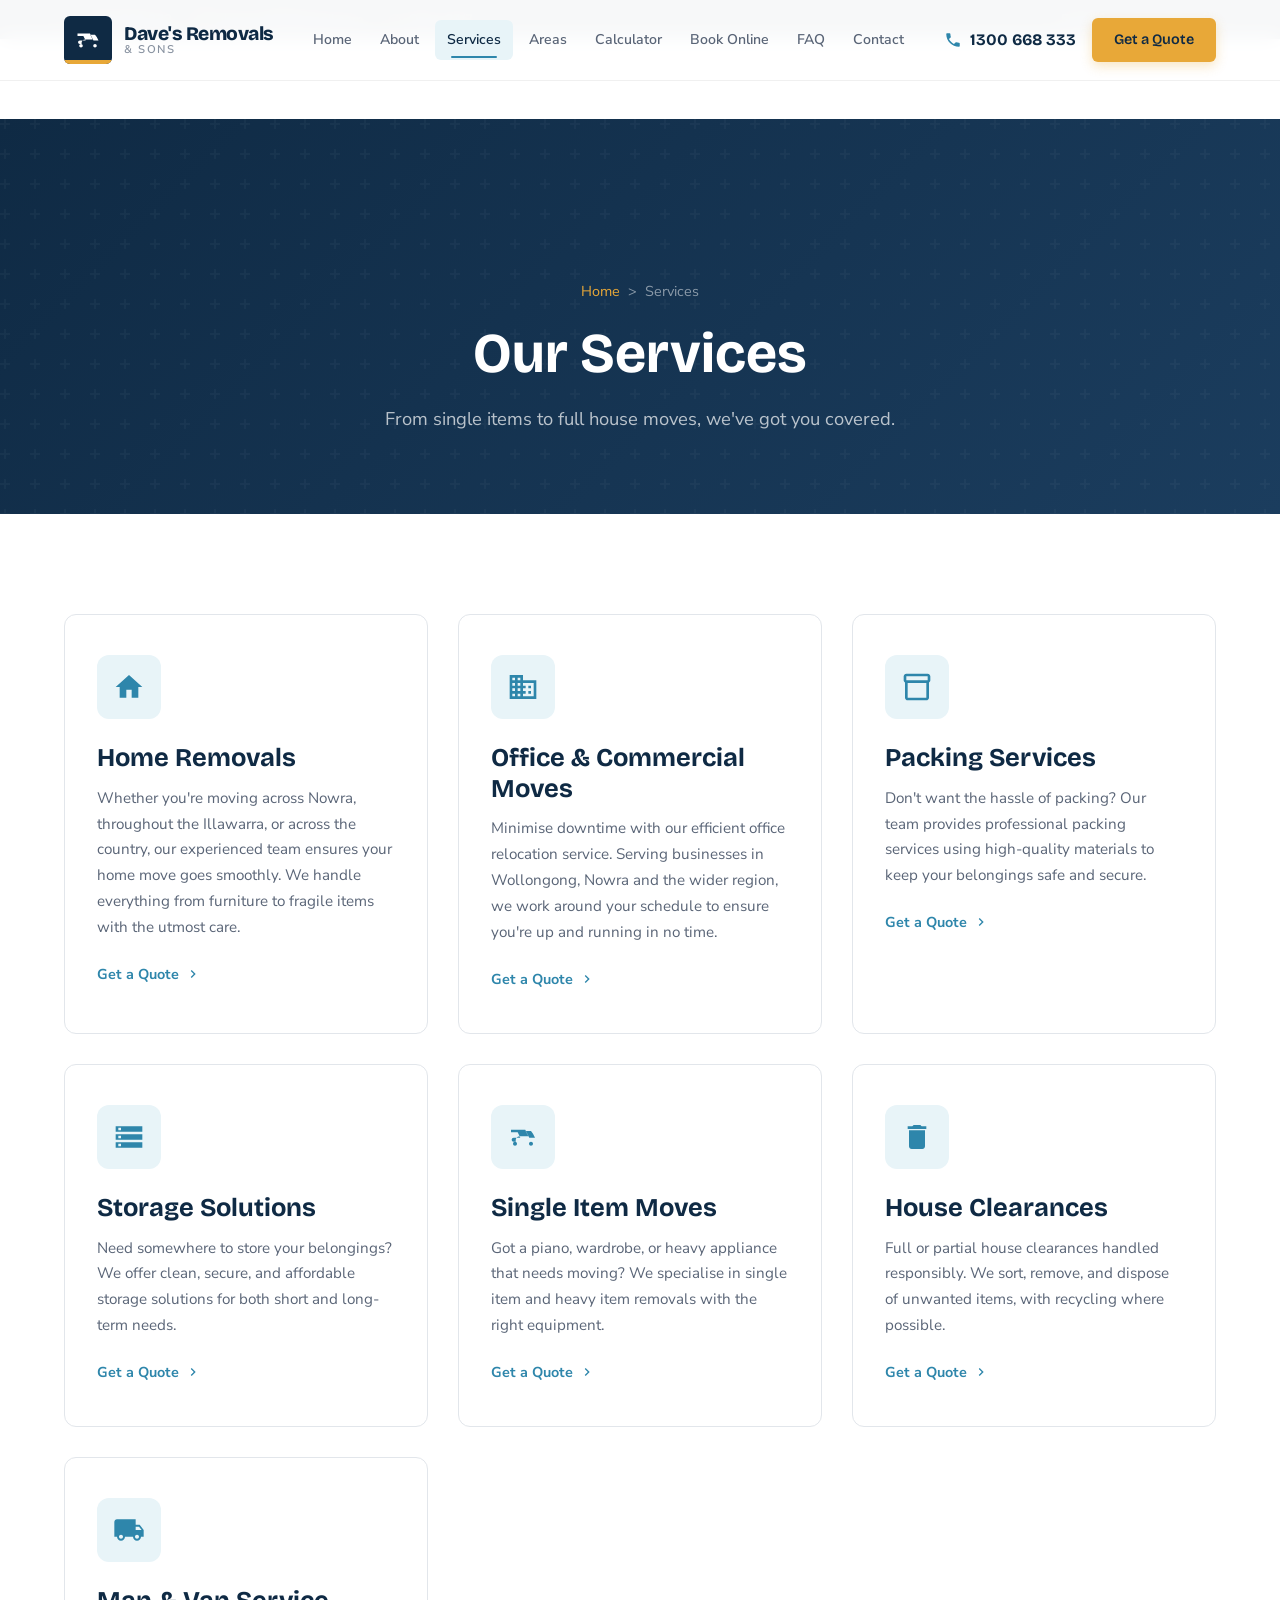
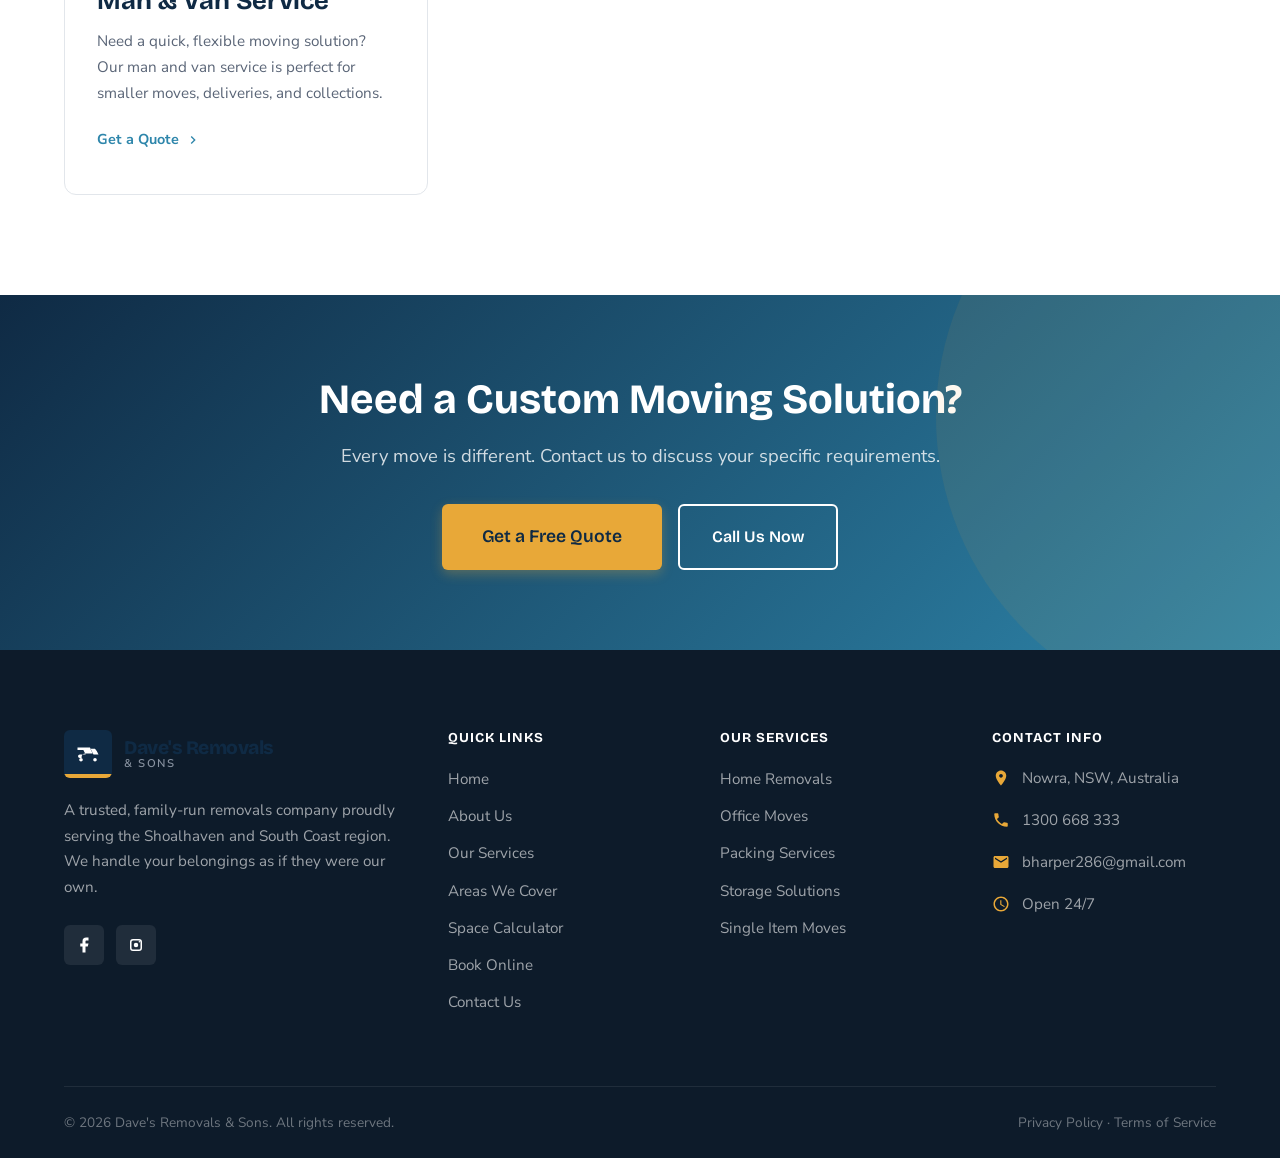
<file: services.html>
<!DOCTYPE html>
<html lang="en">
<head>
    <meta charset="UTF-8">
    <meta name="viewport" content="width=device-width, initial-scale=1.0">
    <meta name="description" content="Furniture removals in Nowra, Wollongong and the Illawarra by Dave's Removals & Sons. Home removals, office moves, packing, storage, student moves, house clearances and more across the South Coast NSW.">
    <title>Furniture Removals Nowra & Wollongong - Dave's Removals & Sons | Illawarra</title>
    <link rel="stylesheet" href="css/style.css">
    <script type="application/ld+json">
    {
        "@context": "https://schema.org",
        "@type": "MovingCompany",
        "name": "Dave's Removals & Sons",
        "description": "Professional removals and moving services in Nowra, South Coast NSW. Family-run business with over 15 years of experience.",
        "email": "bharper286@gmail.com",
        "address": {
            "@type": "PostalAddress",
            "addressLocality": "Nowra",
            "addressRegion": "NSW",
            "postalCode": "2541",
            "addressCountry": "AU"
        },
        "areaServed": {
            "@type": "Place",
            "name": "Shoalhaven, South Coast NSW"
        },
        "url": "",
        "priceRange": "$$"
    }
    </script>
</head>
<body data-page="Services">

    <div id="site-header"></div>

    <main>
        <!-- Page Hero -->
        <section class="page-hero fade-in">
            <div class="container">
                <nav class="breadcrumb">
                    <a href="index.html">Home</a>
                    <span>&gt;</span>
                    <span>Services</span>
                </nav>
                <h1>Our Services</h1>
                <p class="page-hero-subtitle">From single items to full house moves, we've got you covered.</p>
            </div>
        </section>

        <!-- Services Grid -->
        <section class="section fade-in">
            <div class="container">
                <div class="services-grid">

                    <!-- Home Removals -->
                    <div class="service-card fade-in">
                        <div class="service-icon">
                            <svg xmlns="http://www.w3.org/2000/svg" viewBox="0 0 24 24" fill="currentColor" width="48" height="48">
                                <path d="M10 20v-6h4v6h5v-8h3L12 3 2 12h3v8z"/>
                            </svg>
                        </div>
                        <h3>Home Removals</h3>
                        <p>Whether you're moving across Nowra, throughout the Illawarra, or across the country, our experienced team ensures your home move goes smoothly. We handle everything from furniture to fragile items with the utmost care.</p>
                        <a href="contact.html" class="learn-more">Get a Quote <svg xmlns="http://www.w3.org/2000/svg" viewBox="0 0 24 24" fill="currentColor" width="18" height="18"><path d="M8.59 16.59L13.17 12 8.59 7.41 10 6l6 6-6 6-1.41-1.41z"/></svg></a>
                    </div>

                    <!-- Office & Commercial Moves -->
                    <div class="service-card fade-in">
                        <div class="service-icon">
                            <svg xmlns="http://www.w3.org/2000/svg" viewBox="0 0 24 24" fill="currentColor" width="48" height="48">
                                <path d="M12 7V3H2v18h20V7H12zM6 19H4v-2h2v2zm0-4H4v-2h2v2zm0-4H4V9h2v2zm0-4H4V5h2v2zm4 12H8v-2h2v2zm0-4H8v-2h2v2zm0-4H8V9h2v2zm0-4H8V5h2v2zm10 12h-8v-2h2v-2h-2v-2h2v-2h-2V9h8v10zm-2-8h-2v2h2v-2zm0 4h-2v2h2v-2z"/>
                            </svg>
                        </div>
                        <h3>Office &amp; Commercial Moves</h3>
                        <p>Minimise downtime with our efficient office relocation service. Serving businesses in Wollongong, Nowra and the wider region, we work around your schedule to ensure you're up and running in no time.</p>
                        <a href="contact.html" class="learn-more">Get a Quote <svg xmlns="http://www.w3.org/2000/svg" viewBox="0 0 24 24" fill="currentColor" width="18" height="18"><path d="M8.59 16.59L13.17 12 8.59 7.41 10 6l6 6-6 6-1.41-1.41z"/></svg></a>
                    </div>

                    <!-- Packing Services -->
                    <div class="service-card fade-in">
                        <div class="service-icon">
                            <svg xmlns="http://www.w3.org/2000/svg" viewBox="0 0 24 24" fill="currentColor" width="48" height="48">
                                <path d="M20 2H4c-1 0-2 1-2 2v3c0 .7.4 1.3 1 1.7V20c0 1 1 2 2 2h14c1 0 2-1 2-2V8.7c.6-.4 1-1 1-1.7V4c0-1-1-2-2-2zm-1 18H5V9h14v11zm1-13H4V4h16v3z"/>
                            </svg>
                        </div>
                        <h3>Packing Services</h3>
                        <p>Don't want the hassle of packing? Our team provides professional packing services using high-quality materials to keep your belongings safe and secure.</p>
                        <a href="contact.html" class="learn-more">Get a Quote <svg xmlns="http://www.w3.org/2000/svg" viewBox="0 0 24 24" fill="currentColor" width="18" height="18"><path d="M8.59 16.59L13.17 12 8.59 7.41 10 6l6 6-6 6-1.41-1.41z"/></svg></a>
                    </div>

                    <!-- Storage Solutions -->
                    <div class="service-card fade-in">
                        <div class="service-icon">
                            <svg xmlns="http://www.w3.org/2000/svg" viewBox="0 0 24 24" fill="currentColor" width="48" height="48">
                                <path d="M2 20h20v-4H2v4zm2-3h2v2H4v-2zM2 4v4h20V4H2zm4 3H4V5h2v2zM2 14h20v-4H2v4zm2-3h2v2H4v-2z"/>
                            </svg>
                        </div>
                        <h3>Storage Solutions</h3>
                        <p>Need somewhere to store your belongings? We offer clean, secure, and affordable storage solutions for both short and long-term needs.</p>
                        <a href="contact.html" class="learn-more">Get a Quote <svg xmlns="http://www.w3.org/2000/svg" viewBox="0 0 24 24" fill="currentColor" width="18" height="18"><path d="M8.59 16.59L13.17 12 8.59 7.41 10 6l6 6-6 6-1.41-1.41z"/></svg></a>
                    </div>

                    <!-- Single Item Moves -->
                    <div class="service-card fade-in">
                        <div class="service-icon">
                            <svg xmlns="http://www.w3.org/2000/svg" viewBox="0 0 24 24" fill="currentColor" width="48" height="48">
                                <path d="M18 18.5c.83 0 1.5-.67 1.5-1.5s-.67-1.5-1.5-1.5-1.5.67-1.5 1.5.67 1.5 1.5 1.5zM19.5 9.5l1.5 3h-4.3l-3-6H3v2h5l2 4H5c-.83 0-1.5.67-1.5 1.5S4.17 15.5 5 15.5h1.65c-.1-.32-.15-.66-.15-1 0-1.66 1.34-3 3-3h6.5l-2-4h4z"/>
                                <path d="M7.5 17c0 .83-.67 1.5-1.5 1.5S4.5 17.83 4.5 17 5.17 15.5 6 15.5s1.5.67 1.5 1.5z"/>
                            </svg>
                        </div>
                        <h3>Single Item Moves</h3>
                        <p>Got a piano, wardrobe, or heavy appliance that needs moving? We specialise in single item and heavy item removals with the right equipment.</p>
                        <a href="contact.html" class="learn-more">Get a Quote <svg xmlns="http://www.w3.org/2000/svg" viewBox="0 0 24 24" fill="currentColor" width="18" height="18"><path d="M8.59 16.59L13.17 12 8.59 7.41 10 6l6 6-6 6-1.41-1.41z"/></svg></a>
                    </div>

                    <!-- House Clearances -->
                    <div class="service-card fade-in">
                        <div class="service-icon">
                            <svg xmlns="http://www.w3.org/2000/svg" viewBox="0 0 24 24" fill="currentColor" width="48" height="48">
                                <path d="M6 19c0 1.1.9 2 2 2h8c1.1 0 2-.9 2-2V7H6v12zM19 4h-3.5l-1-1h-5l-1 1H5v2h14V4z"/>
                            </svg>
                        </div>
                        <h3>House Clearances</h3>
                        <p>Full or partial house clearances handled responsibly. We sort, remove, and dispose of unwanted items, with recycling where possible.</p>
                        <a href="contact.html" class="learn-more">Get a Quote <svg xmlns="http://www.w3.org/2000/svg" viewBox="0 0 24 24" fill="currentColor" width="18" height="18"><path d="M8.59 16.59L13.17 12 8.59 7.41 10 6l6 6-6 6-1.41-1.41z"/></svg></a>
                    </div>

                    <!-- Man & Van Service -->
                    <div class="service-card fade-in">
                        <div class="service-icon">
                            <svg xmlns="http://www.w3.org/2000/svg" viewBox="0 0 24 24" fill="currentColor" width="48" height="48">
                                <path d="M20 8h-3V4H3c-1.1 0-2 .9-2 2v11h2c0 1.66 1.34 3 3 3s3-1.34 3-3h6c0 1.66 1.34 3 3 3s3-1.34 3-3h2v-5l-3-4zM6 18.5c-.83 0-1.5-.67-1.5-1.5s.67-1.5 1.5-1.5 1.5.67 1.5 1.5-.67 1.5-1.5 1.5zm13.5-9l1.96 2.5H17V9.5h2.5zm-1.5 9c-.83 0-1.5-.67-1.5-1.5s.67-1.5 1.5-1.5 1.5.67 1.5 1.5-.67 1.5-1.5 1.5z"/>
                            </svg>
                        </div>
                        <h3>Man &amp; Van Service</h3>
                        <p>Need a quick, flexible moving solution? Our man and van service is perfect for smaller moves, deliveries, and collections.</p>
                        <a href="contact.html" class="learn-more">Get a Quote <svg xmlns="http://www.w3.org/2000/svg" viewBox="0 0 24 24" fill="currentColor" width="18" height="18"><path d="M8.59 16.59L13.17 12 8.59 7.41 10 6l6 6-6 6-1.41-1.41z"/></svg></a>
                    </div>

                </div>
            </div>
        </section>

        <!-- CTA Banner -->
        <section class="cta-banner fade-in">
            <div class="container">
                <h2>Need a Custom Moving Solution?</h2>
                <p>Every move is different. Contact us to discuss your specific requirements.</p>
                <div class="cta-buttons">
                    <a href="contact.html" class="btn btn-primary btn-lg">Get a Free Quote</a>
                    <a href="tel:" class="btn btn-outline-white">Call Us Now</a>
                </div>
            </div>
        </section>
    </main>

    <div id="site-footer"></div>

    <script src="js/main.js"></script>
</body>
</html>
</file>
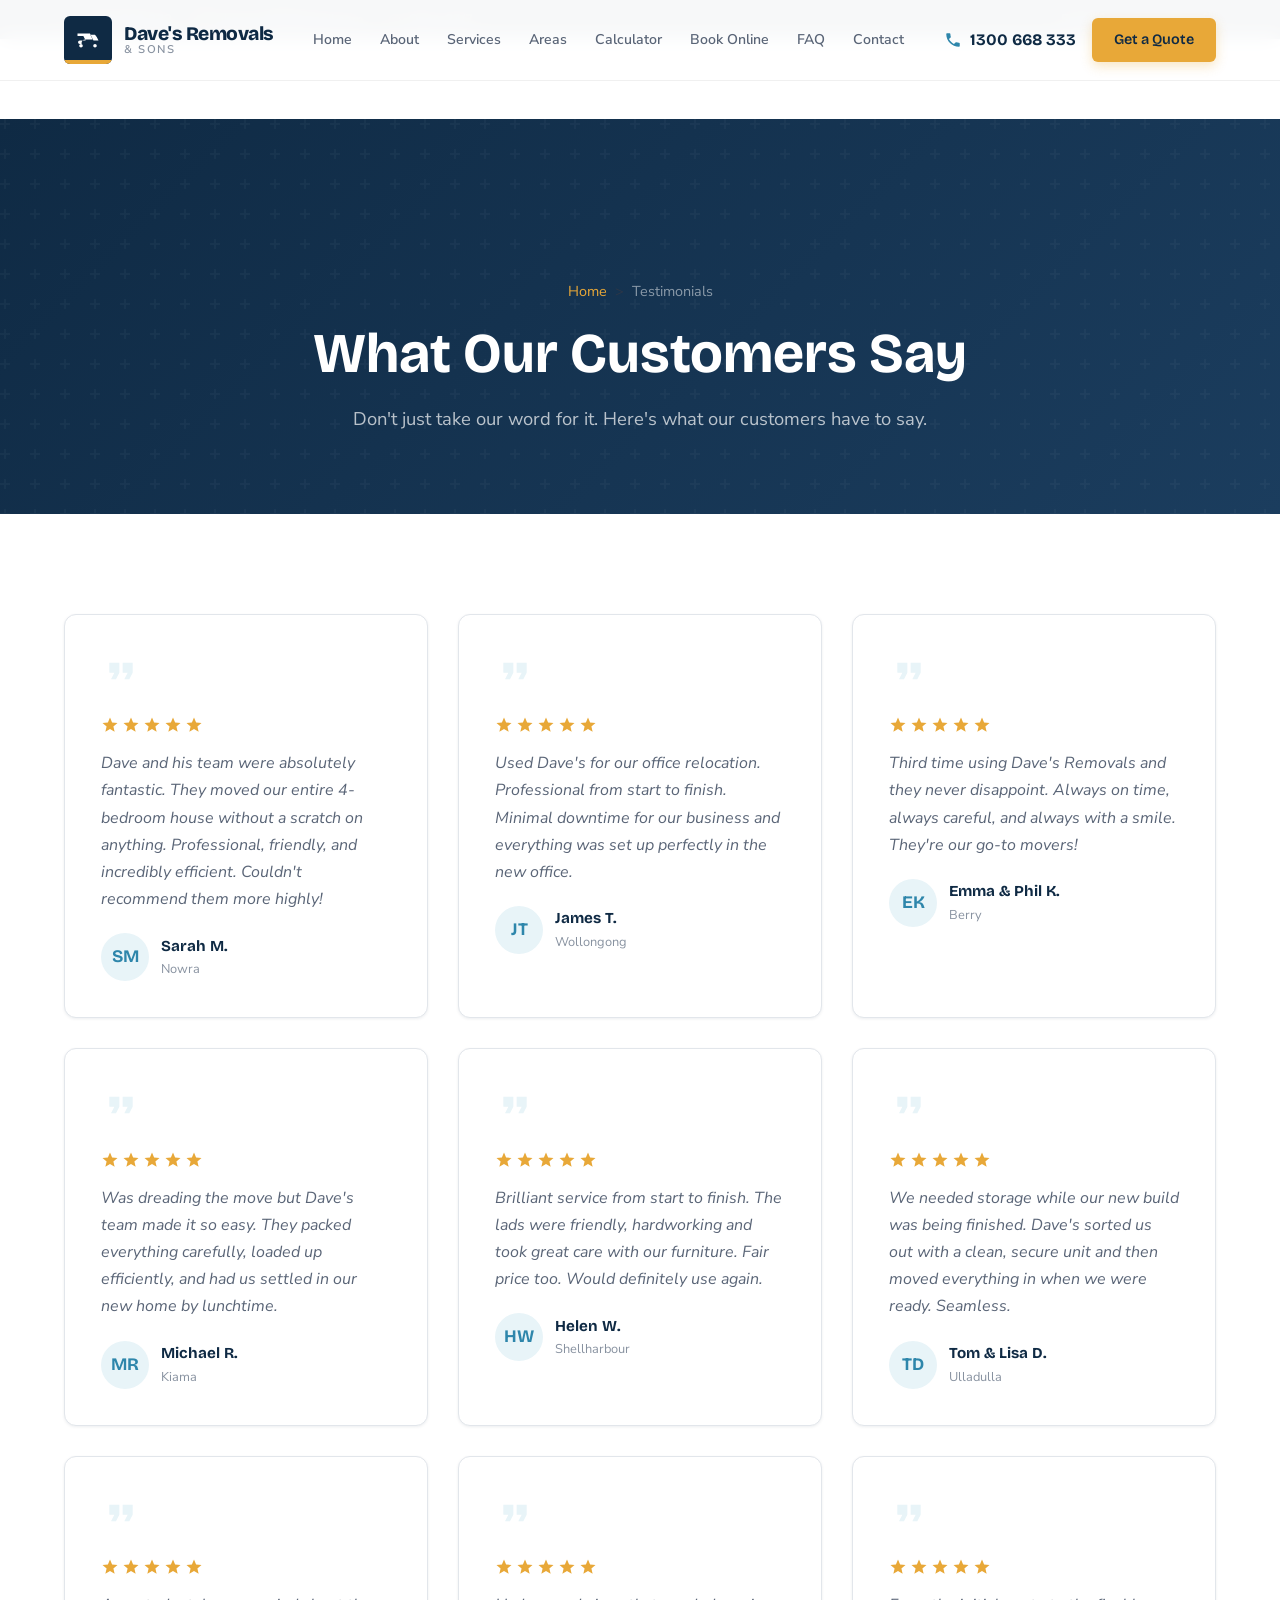
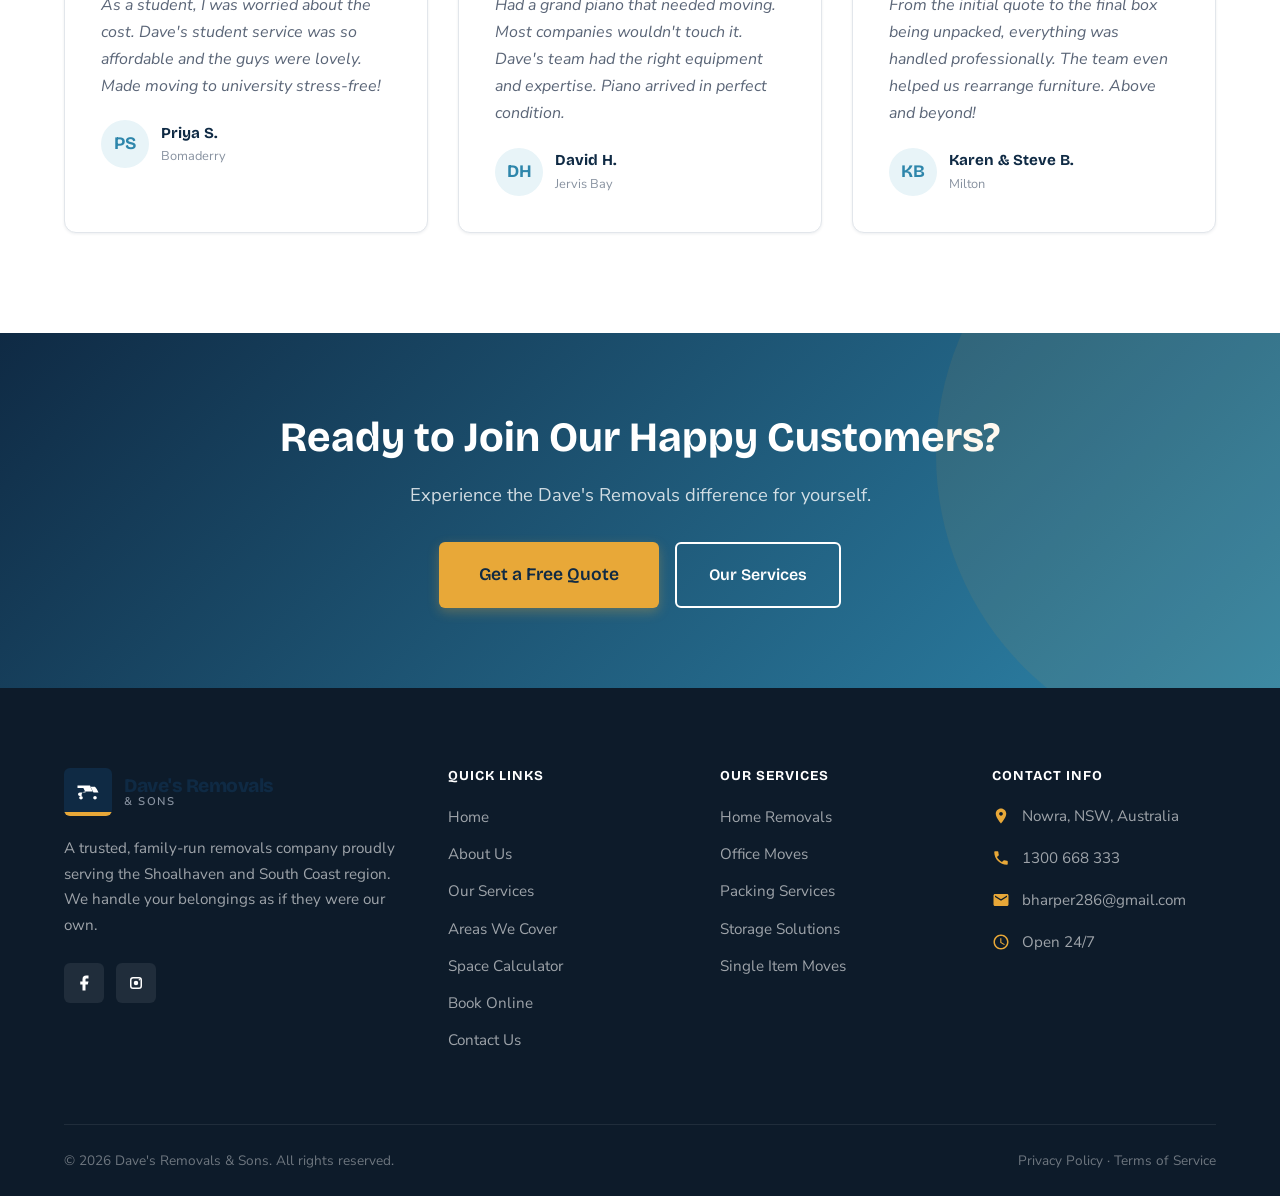
<file: testimonials.html>
<!DOCTYPE html>
<html lang="en">
<head>
    <meta charset="UTF-8">
    <meta name="viewport" content="width=device-width, initial-scale=1.0">
    <meta name="description" content="Read what our customers say about Dave's Removals & Sons in Nowra. Trusted by families and businesses across the South Coast NSW for professional, reliable moving services.">
    <title>Testimonials | Dave's Removals &amp; Sons | Nowra, South Coast NSW</title>
    <link rel="stylesheet" href="css/style.css">
    <script type="application/ld+json">
    {
        "@context": "https://schema.org",
        "@type": "MovingCompany",
        "name": "Dave's Removals & Sons",
        "description": "Professional removals and moving services in Nowra, South Coast NSW. Family-run business with over 15 years of experience.",
        "email": "bharper286@gmail.com",
        "address": {
            "@type": "PostalAddress",
            "addressLocality": "Nowra",
            "addressRegion": "NSW",
            "postalCode": "2541",
            "addressCountry": "AU"
        },
        "areaServed": {
            "@type": "Place",
            "name": "Shoalhaven, South Coast NSW"
        },
        "url": "",
        "priceRange": "$$"
    }
    </script>
</head>
<body data-page="Testimonials">

    <div id="site-header"></div>

    <!-- Page Hero -->
    <section class="page-hero">
        <div class="container">
            <nav class="breadcrumb fade-in">
                <a href="index.html">Home</a> &gt; <span>Testimonials</span>
            </nav>
            <h1 class="fade-in">What Our Customers Say</h1>
            <p class="page-hero-subtitle fade-in">Don't just take our word for it. Here's what our customers have to say.</p>
        </div>
    </section>

    <!-- Testimonials Section -->
    <section class="section">
        <div class="container">
            <div class="testimonials-grid fade-in">

                <!-- Testimonial 1 -->
                <div class="testimonial-card fade-in">
                    <svg class="quote-icon" viewBox="0 0 24 24" width="32" height="32" fill="currentColor" aria-hidden="true">
                        <path d="M6 17h3l2-4V7H5v6h3zm8 0h3l2-4V7h-6v6h3z"/>
                    </svg>
                    <div class="testimonial-stars">
                        <svg viewBox="0 0 24 24" width="18" height="18" fill="currentColor"><path d="M12 17.27L18.18 21l-1.64-7.03L22 9.24l-7.19-.61L12 2 9.19 8.63 2 9.24l5.46 4.73L5.82 21z"/></svg>
                        <svg viewBox="0 0 24 24" width="18" height="18" fill="currentColor"><path d="M12 17.27L18.18 21l-1.64-7.03L22 9.24l-7.19-.61L12 2 9.19 8.63 2 9.24l5.46 4.73L5.82 21z"/></svg>
                        <svg viewBox="0 0 24 24" width="18" height="18" fill="currentColor"><path d="M12 17.27L18.18 21l-1.64-7.03L22 9.24l-7.19-.61L12 2 9.19 8.63 2 9.24l5.46 4.73L5.82 21z"/></svg>
                        <svg viewBox="0 0 24 24" width="18" height="18" fill="currentColor"><path d="M12 17.27L18.18 21l-1.64-7.03L22 9.24l-7.19-.61L12 2 9.19 8.63 2 9.24l5.46 4.73L5.82 21z"/></svg>
                        <svg viewBox="0 0 24 24" width="18" height="18" fill="currentColor"><path d="M12 17.27L18.18 21l-1.64-7.03L22 9.24l-7.19-.61L12 2 9.19 8.63 2 9.24l5.46 4.73L5.82 21z"/></svg>
                    </div>
                    <blockquote>Dave and his team were absolutely fantastic. They moved our entire 4-bedroom house without a scratch on anything. Professional, friendly, and incredibly efficient. Couldn't recommend them more highly!</blockquote>
                    <div class="testimonial-author">
                        <div class="testimonial-avatar">SM</div>
                        <div>
                            <div class="author-name">Sarah M.</div>
                            <div class="author-info">Nowra</div>
                        </div>
                    </div>
                </div>

                <!-- Testimonial 2 -->
                <div class="testimonial-card fade-in">
                    <svg class="quote-icon" viewBox="0 0 24 24" width="32" height="32" fill="currentColor" aria-hidden="true">
                        <path d="M6 17h3l2-4V7H5v6h3zm8 0h3l2-4V7h-6v6h3z"/>
                    </svg>
                    <div class="testimonial-stars">
                        <svg viewBox="0 0 24 24" width="18" height="18" fill="currentColor"><path d="M12 17.27L18.18 21l-1.64-7.03L22 9.24l-7.19-.61L12 2 9.19 8.63 2 9.24l5.46 4.73L5.82 21z"/></svg>
                        <svg viewBox="0 0 24 24" width="18" height="18" fill="currentColor"><path d="M12 17.27L18.18 21l-1.64-7.03L22 9.24l-7.19-.61L12 2 9.19 8.63 2 9.24l5.46 4.73L5.82 21z"/></svg>
                        <svg viewBox="0 0 24 24" width="18" height="18" fill="currentColor"><path d="M12 17.27L18.18 21l-1.64-7.03L22 9.24l-7.19-.61L12 2 9.19 8.63 2 9.24l5.46 4.73L5.82 21z"/></svg>
                        <svg viewBox="0 0 24 24" width="18" height="18" fill="currentColor"><path d="M12 17.27L18.18 21l-1.64-7.03L22 9.24l-7.19-.61L12 2 9.19 8.63 2 9.24l5.46 4.73L5.82 21z"/></svg>
                        <svg viewBox="0 0 24 24" width="18" height="18" fill="currentColor"><path d="M12 17.27L18.18 21l-1.64-7.03L22 9.24l-7.19-.61L12 2 9.19 8.63 2 9.24l5.46 4.73L5.82 21z"/></svg>
                    </div>
                    <blockquote>Used Dave's for our office relocation. Professional from start to finish. Minimal downtime for our business and everything was set up perfectly in the new office.</blockquote>
                    <div class="testimonial-author">
                        <div class="testimonial-avatar">JT</div>
                        <div>
                            <div class="author-name">James T.</div>
                            <div class="author-info">Wollongong</div>
                        </div>
                    </div>
                </div>

                <!-- Testimonial 3 -->
                <div class="testimonial-card fade-in">
                    <svg class="quote-icon" viewBox="0 0 24 24" width="32" height="32" fill="currentColor" aria-hidden="true">
                        <path d="M6 17h3l2-4V7H5v6h3zm8 0h3l2-4V7h-6v6h3z"/>
                    </svg>
                    <div class="testimonial-stars">
                        <svg viewBox="0 0 24 24" width="18" height="18" fill="currentColor"><path d="M12 17.27L18.18 21l-1.64-7.03L22 9.24l-7.19-.61L12 2 9.19 8.63 2 9.24l5.46 4.73L5.82 21z"/></svg>
                        <svg viewBox="0 0 24 24" width="18" height="18" fill="currentColor"><path d="M12 17.27L18.18 21l-1.64-7.03L22 9.24l-7.19-.61L12 2 9.19 8.63 2 9.24l5.46 4.73L5.82 21z"/></svg>
                        <svg viewBox="0 0 24 24" width="18" height="18" fill="currentColor"><path d="M12 17.27L18.18 21l-1.64-7.03L22 9.24l-7.19-.61L12 2 9.19 8.63 2 9.24l5.46 4.73L5.82 21z"/></svg>
                        <svg viewBox="0 0 24 24" width="18" height="18" fill="currentColor"><path d="M12 17.27L18.18 21l-1.64-7.03L22 9.24l-7.19-.61L12 2 9.19 8.63 2 9.24l5.46 4.73L5.82 21z"/></svg>
                        <svg viewBox="0 0 24 24" width="18" height="18" fill="currentColor"><path d="M12 17.27L18.18 21l-1.64-7.03L22 9.24l-7.19-.61L12 2 9.19 8.63 2 9.24l5.46 4.73L5.82 21z"/></svg>
                    </div>
                    <blockquote>Third time using Dave's Removals and they never disappoint. Always on time, always careful, and always with a smile. They're our go-to movers!</blockquote>
                    <div class="testimonial-author">
                        <div class="testimonial-avatar">EK</div>
                        <div>
                            <div class="author-name">Emma &amp; Phil K.</div>
                            <div class="author-info">Berry</div>
                        </div>
                    </div>
                </div>

                <!-- Testimonial 4 -->
                <div class="testimonial-card fade-in">
                    <svg class="quote-icon" viewBox="0 0 24 24" width="32" height="32" fill="currentColor" aria-hidden="true">
                        <path d="M6 17h3l2-4V7H5v6h3zm8 0h3l2-4V7h-6v6h3z"/>
                    </svg>
                    <div class="testimonial-stars">
                        <svg viewBox="0 0 24 24" width="18" height="18" fill="currentColor"><path d="M12 17.27L18.18 21l-1.64-7.03L22 9.24l-7.19-.61L12 2 9.19 8.63 2 9.24l5.46 4.73L5.82 21z"/></svg>
                        <svg viewBox="0 0 24 24" width="18" height="18" fill="currentColor"><path d="M12 17.27L18.18 21l-1.64-7.03L22 9.24l-7.19-.61L12 2 9.19 8.63 2 9.24l5.46 4.73L5.82 21z"/></svg>
                        <svg viewBox="0 0 24 24" width="18" height="18" fill="currentColor"><path d="M12 17.27L18.18 21l-1.64-7.03L22 9.24l-7.19-.61L12 2 9.19 8.63 2 9.24l5.46 4.73L5.82 21z"/></svg>
                        <svg viewBox="0 0 24 24" width="18" height="18" fill="currentColor"><path d="M12 17.27L18.18 21l-1.64-7.03L22 9.24l-7.19-.61L12 2 9.19 8.63 2 9.24l5.46 4.73L5.82 21z"/></svg>
                        <svg viewBox="0 0 24 24" width="18" height="18" fill="currentColor"><path d="M12 17.27L18.18 21l-1.64-7.03L22 9.24l-7.19-.61L12 2 9.19 8.63 2 9.24l5.46 4.73L5.82 21z"/></svg>
                    </div>
                    <blockquote>Was dreading the move but Dave's team made it so easy. They packed everything carefully, loaded up efficiently, and had us settled in our new home by lunchtime.</blockquote>
                    <div class="testimonial-author">
                        <div class="testimonial-avatar">MR</div>
                        <div>
                            <div class="author-name">Michael R.</div>
                            <div class="author-info">Kiama</div>
                        </div>
                    </div>
                </div>

                <!-- Testimonial 5 -->
                <div class="testimonial-card fade-in">
                    <svg class="quote-icon" viewBox="0 0 24 24" width="32" height="32" fill="currentColor" aria-hidden="true">
                        <path d="M6 17h3l2-4V7H5v6h3zm8 0h3l2-4V7h-6v6h3z"/>
                    </svg>
                    <div class="testimonial-stars">
                        <svg viewBox="0 0 24 24" width="18" height="18" fill="currentColor"><path d="M12 17.27L18.18 21l-1.64-7.03L22 9.24l-7.19-.61L12 2 9.19 8.63 2 9.24l5.46 4.73L5.82 21z"/></svg>
                        <svg viewBox="0 0 24 24" width="18" height="18" fill="currentColor"><path d="M12 17.27L18.18 21l-1.64-7.03L22 9.24l-7.19-.61L12 2 9.19 8.63 2 9.24l5.46 4.73L5.82 21z"/></svg>
                        <svg viewBox="0 0 24 24" width="18" height="18" fill="currentColor"><path d="M12 17.27L18.18 21l-1.64-7.03L22 9.24l-7.19-.61L12 2 9.19 8.63 2 9.24l5.46 4.73L5.82 21z"/></svg>
                        <svg viewBox="0 0 24 24" width="18" height="18" fill="currentColor"><path d="M12 17.27L18.18 21l-1.64-7.03L22 9.24l-7.19-.61L12 2 9.19 8.63 2 9.24l5.46 4.73L5.82 21z"/></svg>
                        <svg viewBox="0 0 24 24" width="18" height="18" fill="currentColor"><path d="M12 17.27L18.18 21l-1.64-7.03L22 9.24l-7.19-.61L12 2 9.19 8.63 2 9.24l5.46 4.73L5.82 21z"/></svg>
                    </div>
                    <blockquote>Brilliant service from start to finish. The lads were friendly, hardworking and took great care with our furniture. Fair price too. Would definitely use again.</blockquote>
                    <div class="testimonial-author">
                        <div class="testimonial-avatar">HW</div>
                        <div>
                            <div class="author-name">Helen W.</div>
                            <div class="author-info">Shellharbour</div>
                        </div>
                    </div>
                </div>

                <!-- Testimonial 6 -->
                <div class="testimonial-card fade-in">
                    <svg class="quote-icon" viewBox="0 0 24 24" width="32" height="32" fill="currentColor" aria-hidden="true">
                        <path d="M6 17h3l2-4V7H5v6h3zm8 0h3l2-4V7h-6v6h3z"/>
                    </svg>
                    <div class="testimonial-stars">
                        <svg viewBox="0 0 24 24" width="18" height="18" fill="currentColor"><path d="M12 17.27L18.18 21l-1.64-7.03L22 9.24l-7.19-.61L12 2 9.19 8.63 2 9.24l5.46 4.73L5.82 21z"/></svg>
                        <svg viewBox="0 0 24 24" width="18" height="18" fill="currentColor"><path d="M12 17.27L18.18 21l-1.64-7.03L22 9.24l-7.19-.61L12 2 9.19 8.63 2 9.24l5.46 4.73L5.82 21z"/></svg>
                        <svg viewBox="0 0 24 24" width="18" height="18" fill="currentColor"><path d="M12 17.27L18.18 21l-1.64-7.03L22 9.24l-7.19-.61L12 2 9.19 8.63 2 9.24l5.46 4.73L5.82 21z"/></svg>
                        <svg viewBox="0 0 24 24" width="18" height="18" fill="currentColor"><path d="M12 17.27L18.18 21l-1.64-7.03L22 9.24l-7.19-.61L12 2 9.19 8.63 2 9.24l5.46 4.73L5.82 21z"/></svg>
                        <svg viewBox="0 0 24 24" width="18" height="18" fill="currentColor"><path d="M12 17.27L18.18 21l-1.64-7.03L22 9.24l-7.19-.61L12 2 9.19 8.63 2 9.24l5.46 4.73L5.82 21z"/></svg>
                    </div>
                    <blockquote>We needed storage while our new build was being finished. Dave's sorted us out with a clean, secure unit and then moved everything in when we were ready. Seamless.</blockquote>
                    <div class="testimonial-author">
                        <div class="testimonial-avatar">TD</div>
                        <div>
                            <div class="author-name">Tom &amp; Lisa D.</div>
                            <div class="author-info">Ulladulla</div>
                        </div>
                    </div>
                </div>

                <!-- Testimonial 7 -->
                <div class="testimonial-card fade-in">
                    <svg class="quote-icon" viewBox="0 0 24 24" width="32" height="32" fill="currentColor" aria-hidden="true">
                        <path d="M6 17h3l2-4V7H5v6h3zm8 0h3l2-4V7h-6v6h3z"/>
                    </svg>
                    <div class="testimonial-stars">
                        <svg viewBox="0 0 24 24" width="18" height="18" fill="currentColor"><path d="M12 17.27L18.18 21l-1.64-7.03L22 9.24l-7.19-.61L12 2 9.19 8.63 2 9.24l5.46 4.73L5.82 21z"/></svg>
                        <svg viewBox="0 0 24 24" width="18" height="18" fill="currentColor"><path d="M12 17.27L18.18 21l-1.64-7.03L22 9.24l-7.19-.61L12 2 9.19 8.63 2 9.24l5.46 4.73L5.82 21z"/></svg>
                        <svg viewBox="0 0 24 24" width="18" height="18" fill="currentColor"><path d="M12 17.27L18.18 21l-1.64-7.03L22 9.24l-7.19-.61L12 2 9.19 8.63 2 9.24l5.46 4.73L5.82 21z"/></svg>
                        <svg viewBox="0 0 24 24" width="18" height="18" fill="currentColor"><path d="M12 17.27L18.18 21l-1.64-7.03L22 9.24l-7.19-.61L12 2 9.19 8.63 2 9.24l5.46 4.73L5.82 21z"/></svg>
                        <svg viewBox="0 0 24 24" width="18" height="18" fill="currentColor"><path d="M12 17.27L18.18 21l-1.64-7.03L22 9.24l-7.19-.61L12 2 9.19 8.63 2 9.24l5.46 4.73L5.82 21z"/></svg>
                    </div>
                    <blockquote>As a student, I was worried about the cost. Dave's student service was so affordable and the guys were lovely. Made moving to university stress-free!</blockquote>
                    <div class="testimonial-author">
                        <div class="testimonial-avatar">PS</div>
                        <div>
                            <div class="author-name">Priya S.</div>
                            <div class="author-info">Bomaderry</div>
                        </div>
                    </div>
                </div>

                <!-- Testimonial 8 -->
                <div class="testimonial-card fade-in">
                    <svg class="quote-icon" viewBox="0 0 24 24" width="32" height="32" fill="currentColor" aria-hidden="true">
                        <path d="M6 17h3l2-4V7H5v6h3zm8 0h3l2-4V7h-6v6h3z"/>
                    </svg>
                    <div class="testimonial-stars">
                        <svg viewBox="0 0 24 24" width="18" height="18" fill="currentColor"><path d="M12 17.27L18.18 21l-1.64-7.03L22 9.24l-7.19-.61L12 2 9.19 8.63 2 9.24l5.46 4.73L5.82 21z"/></svg>
                        <svg viewBox="0 0 24 24" width="18" height="18" fill="currentColor"><path d="M12 17.27L18.18 21l-1.64-7.03L22 9.24l-7.19-.61L12 2 9.19 8.63 2 9.24l5.46 4.73L5.82 21z"/></svg>
                        <svg viewBox="0 0 24 24" width="18" height="18" fill="currentColor"><path d="M12 17.27L18.18 21l-1.64-7.03L22 9.24l-7.19-.61L12 2 9.19 8.63 2 9.24l5.46 4.73L5.82 21z"/></svg>
                        <svg viewBox="0 0 24 24" width="18" height="18" fill="currentColor"><path d="M12 17.27L18.18 21l-1.64-7.03L22 9.24l-7.19-.61L12 2 9.19 8.63 2 9.24l5.46 4.73L5.82 21z"/></svg>
                        <svg viewBox="0 0 24 24" width="18" height="18" fill="currentColor"><path d="M12 17.27L18.18 21l-1.64-7.03L22 9.24l-7.19-.61L12 2 9.19 8.63 2 9.24l5.46 4.73L5.82 21z"/></svg>
                    </div>
                    <blockquote>Had a grand piano that needed moving. Most companies wouldn't touch it. Dave's team had the right equipment and expertise. Piano arrived in perfect condition.</blockquote>
                    <div class="testimonial-author">
                        <div class="testimonial-avatar">DH</div>
                        <div>
                            <div class="author-name">David H.</div>
                            <div class="author-info">Jervis Bay</div>
                        </div>
                    </div>
                </div>

                <!-- Testimonial 9 -->
                <div class="testimonial-card fade-in">
                    <svg class="quote-icon" viewBox="0 0 24 24" width="32" height="32" fill="currentColor" aria-hidden="true">
                        <path d="M6 17h3l2-4V7H5v6h3zm8 0h3l2-4V7h-6v6h3z"/>
                    </svg>
                    <div class="testimonial-stars">
                        <svg viewBox="0 0 24 24" width="18" height="18" fill="currentColor"><path d="M12 17.27L18.18 21l-1.64-7.03L22 9.24l-7.19-.61L12 2 9.19 8.63 2 9.24l5.46 4.73L5.82 21z"/></svg>
                        <svg viewBox="0 0 24 24" width="18" height="18" fill="currentColor"><path d="M12 17.27L18.18 21l-1.64-7.03L22 9.24l-7.19-.61L12 2 9.19 8.63 2 9.24l5.46 4.73L5.82 21z"/></svg>
                        <svg viewBox="0 0 24 24" width="18" height="18" fill="currentColor"><path d="M12 17.27L18.18 21l-1.64-7.03L22 9.24l-7.19-.61L12 2 9.19 8.63 2 9.24l5.46 4.73L5.82 21z"/></svg>
                        <svg viewBox="0 0 24 24" width="18" height="18" fill="currentColor"><path d="M12 17.27L18.18 21l-1.64-7.03L22 9.24l-7.19-.61L12 2 9.19 8.63 2 9.24l5.46 4.73L5.82 21z"/></svg>
                        <svg viewBox="0 0 24 24" width="18" height="18" fill="currentColor"><path d="M12 17.27L18.18 21l-1.64-7.03L22 9.24l-7.19-.61L12 2 9.19 8.63 2 9.24l5.46 4.73L5.82 21z"/></svg>
                    </div>
                    <blockquote>From the initial quote to the final box being unpacked, everything was handled professionally. The team even helped us rearrange furniture. Above and beyond!</blockquote>
                    <div class="testimonial-author">
                        <div class="testimonial-avatar">KB</div>
                        <div>
                            <div class="author-name">Karen &amp; Steve B.</div>
                            <div class="author-info">Milton</div>
                        </div>
                    </div>
                </div>

            </div>
        </div>
    </section>

    <!-- CTA Banner -->
    <section class="cta-banner fade-in">
        <div class="container">
            <h2>Ready to Join Our Happy Customers?</h2>
            <p>Experience the Dave's Removals difference for yourself.</p>
            <div class="cta-buttons">
                <a href="contact.html" class="btn btn-primary btn-lg">Get a Free Quote</a>
                <a href="services.html" class="btn btn-outline-white">Our Services</a>
            </div>
        </div>
    </section>

    <div id="site-footer"></div>

    <script src="js/main.js"></script>
</body>
</html>
</file>
<file: css/style.css>
/* ============================================
   Dave's Removals & Sons - Main Stylesheet
   Design: Professional, warm, trust-focused
   Colors: Deep navy + sky blue + warm amber
   ============================================ */

@import url('https://fonts.googleapis.com/css2?family=Bricolage+Grotesque:opsz,wght@12..96,400;12..96,500;12..96,600;12..96,700;12..96,800&family=Nunito+Sans:ital,wght@0,300;0,400;0,600;0,700;1,400&display=swap');

/* --- CSS Variables --- */
:root {
  --navy: #0F2A44;
  --navy-light: #1B3D5E;
  --blue: #2E86AB;
  --blue-light: #4DA8CC;
  --blue-pale: #E8F4F8;
  --amber: #E8A838;
  --amber-dark: #D4922A;
  --amber-light: #FFF3DC;
  --white: #FFFFFF;
  --off-white: #F7F9FC;
  --gray-50: #F0F2F5;
  --gray-100: #E2E6EB;
  --gray-200: #C5CBD3;
  --gray-400: #8892A0;
  --gray-600: #5A6577;
  --gray-800: #2D3748;
  --dark: #0D1B2A;
  --success: #2ECC71;
  --font-display: 'Bricolage Grotesque', sans-serif;
  --font-body: 'Nunito Sans', sans-serif;
  --shadow-sm: 0 1px 3px rgba(15, 42, 68, 0.08);
  --shadow-md: 0 4px 16px rgba(15, 42, 68, 0.1);
  --shadow-lg: 0 8px 32px rgba(15, 42, 68, 0.12);
  --shadow-xl: 0 16px 48px rgba(15, 42, 68, 0.16);
  --radius-sm: 6px;
  --radius-md: 12px;
  --radius-lg: 20px;
  --radius-xl: 32px;
  --transition: 0.3s cubic-bezier(0.4, 0, 0.2, 1);
  --max-width: 1200px;
}

/* --- Reset & Base --- */
*, *::before, *::after { box-sizing: border-box; margin: 0; padding: 0; }

html {
  scroll-behavior: smooth;
  scroll-padding-top: 90px;
}

body {
  font-family: var(--font-body);
  font-size: 16px;
  line-height: 1.7;
  color: var(--gray-800);
  background: var(--white);
  -webkit-font-smoothing: antialiased;
  overflow-x: hidden;
}

img { max-width: 100%; height: auto; display: block; }
a { text-decoration: none; color: inherit; transition: var(--transition); }
ul, ol { list-style: none; }

h1, h2, h3, h4, h5, h6 {
  font-family: var(--font-display);
  font-weight: 700;
  line-height: 1.2;
  color: var(--navy);
}

h1 { font-size: clamp(2.2rem, 5vw, 3.5rem); }
h2 { font-size: clamp(1.8rem, 3.5vw, 2.6rem); }
h3 { font-size: clamp(1.3rem, 2.5vw, 1.6rem); }
h4 { font-size: 1.15rem; }

p { margin-bottom: 1rem; color: var(--gray-600); }

.container {
  width: 100%;
  max-width: var(--max-width);
  margin: 0 auto;
  padding: 0 24px;
}

/* --- Buttons --- */
.btn {
  display: inline-flex;
  align-items: center;
  gap: 8px;
  padding: 14px 32px;
  border-radius: var(--radius-sm);
  font-family: var(--font-display);
  font-weight: 600;
  font-size: 1rem;
  border: none;
  cursor: pointer;
  transition: var(--transition);
  white-space: nowrap;
}

.btn-primary {
  background: var(--amber);
  color: var(--navy);
  box-shadow: 0 4px 12px rgba(232, 168, 56, 0.3);
}
.btn-primary:hover {
  background: var(--amber-dark);
  transform: translateY(-2px);
  box-shadow: 0 6px 20px rgba(232, 168, 56, 0.4);
}

.btn-secondary {
  background: var(--white);
  color: var(--navy);
  border: 2px solid var(--navy);
}
.btn-secondary:hover {
  background: var(--navy);
  color: var(--white);
  transform: translateY(-2px);
}

.btn-blue {
  background: var(--blue);
  color: var(--white);
  box-shadow: 0 4px 12px rgba(46, 134, 171, 0.3);
}
.btn-blue:hover {
  background: var(--navy-light);
  transform: translateY(-2px);
  box-shadow: 0 6px 20px rgba(46, 134, 171, 0.4);
}

.btn-outline-white {
  background: transparent;
  color: var(--white);
  border: 2px solid var(--white);
}
.btn-outline-white:hover {
  background: var(--white);
  color: var(--navy);
}

.btn-sm { padding: 10px 22px; font-size: 0.9rem; }
.btn-lg { padding: 18px 40px; font-size: 1.1rem; }

/* --- Header / Navigation --- */
.header {
  position: fixed;
  top: 0;
  left: 0;
  width: 100%;
  z-index: 1000;
  background: rgba(255, 255, 255, 0.97);
  backdrop-filter: blur(10px);
  border-bottom: 1px solid rgba(0, 0, 0, 0.06);
  transition: var(--transition);
}

.header.scrolled {
  box-shadow: var(--shadow-md);
}

.header-inner {
  display: flex;
  align-items: center;
  justify-content: space-between;
  padding: 0 24px;
  height: 80px;
  max-width: var(--max-width);
  margin: 0 auto;
}

.logo {
  display: flex;
  align-items: center;
  gap: 12px;
  z-index: 1001;
}

.logo-icon {
  width: 48px;
  height: 48px;
  background: var(--navy);
  border-radius: var(--radius-sm);
  display: flex;
  align-items: center;
  justify-content: center;
  position: relative;
  overflow: hidden;
}

.logo-icon::before {
  content: '';
  position: absolute;
  bottom: 0;
  left: 0;
  right: 0;
  height: 4px;
  background: var(--amber);
}

.logo-icon svg { width: 28px; height: 28px; fill: var(--white); }

.logo-text {
  display: flex;
  flex-direction: column;
  line-height: 1.1;
}

.logo-text .name {
  font-family: var(--font-display);
  font-weight: 800;
  font-size: 1.2rem;
  color: var(--navy);
  letter-spacing: -0.5px;
}

.logo-text .tagline {
  font-size: 0.7rem;
  color: var(--gray-400);
  font-weight: 600;
  text-transform: uppercase;
  letter-spacing: 1.5px;
}

.nav { display: flex; align-items: center; gap: 4px; }

.nav a {
  padding: 8px 12px;
  font-size: 0.88rem;
  font-weight: 600;
  color: var(--gray-600);
  border-radius: var(--radius-sm);
  position: relative;
}

.nav a:hover, .nav a.active {
  color: var(--navy);
  background: var(--blue-pale);
}

.nav a.active::after {
  content: '';
  position: absolute;
  bottom: 2px;
  left: 16px;
  right: 16px;
  height: 2px;
  background: var(--blue);
  border-radius: 2px;
}

.header-cta {
  display: flex;
  align-items: center;
  gap: 16px;
}

.header-phone {
  display: flex;
  align-items: center;
  gap: 8px;
  font-family: var(--font-display);
  font-weight: 700;
  font-size: 1rem;
  color: var(--navy);
}

.header-phone svg { width: 18px; height: 18px; fill: var(--blue); }

/* Mobile Menu */
.menu-toggle {
  display: none;
  flex-direction: column;
  gap: 5px;
  background: none;
  border: none;
  cursor: pointer;
  padding: 8px;
  z-index: 1001;
}

.menu-toggle span {
  display: block;
  width: 24px;
  height: 2.5px;
  background: var(--navy);
  border-radius: 2px;
  transition: var(--transition);
}

.menu-toggle.active span:nth-child(1) {
  transform: translateY(7.5px) rotate(45deg);
}
.menu-toggle.active span:nth-child(2) { opacity: 0; }
.menu-toggle.active span:nth-child(3) {
  transform: translateY(-7.5px) rotate(-45deg);
}

/* --- Top Bar --- */
.top-bar {
  background: var(--navy);
  color: var(--white);
  padding: 8px 0;
  font-size: 0.85rem;
}

.top-bar-inner {
  display: flex;
  justify-content: space-between;
  align-items: center;
  max-width: var(--max-width);
  margin: 0 auto;
  padding: 0 24px;
}

.top-bar-left {
  display: flex;
  align-items: center;
  gap: 24px;
}

.top-bar-left span {
  display: flex;
  align-items: center;
  gap: 6px;
  opacity: 0.9;
}

.top-bar-left svg { width: 14px; height: 14px; fill: var(--amber); }

.top-bar-right {
  display: flex;
  align-items: center;
  gap: 16px;
}

.top-bar-right a {
  color: var(--white);
  opacity: 0.8;
}
.top-bar-right a:hover { opacity: 1; }

/* --- Hero Section --- */
.hero {
  position: relative;
  min-height: 85vh;
  display: flex;
  align-items: center;
  background: linear-gradient(135deg, var(--navy) 0%, var(--navy-light) 60%, var(--blue) 100%);
  overflow: hidden;
  margin-top: 80px;
}

.hero::before {
  content: '';
  position: absolute;
  top: 0;
  left: 0;
  right: 0;
  bottom: 0;
  background: url("data:image/svg+xml,%3Csvg width='60' height='60' viewBox='0 0 60 60' xmlns='http://www.w3.org/2000/svg'%3E%3Cg fill='none' fill-rule='evenodd'%3E%3Cg fill='%23ffffff' fill-opacity='0.03'%3E%3Cpath d='M36 34v-4h-2v4h-4v2h4v4h2v-4h4v-2h-4zm0-30V0h-2v4h-4v2h4v4h2V6h4V4h-4zM6 34v-4H4v4H0v2h4v4h2v-4h4v-2H6zM6 4V0H4v4H0v2h4v4h2V6h4V4H6z'/%3E%3C/g%3E%3C/g%3E%3C/svg%3E");
}

.hero-bg-shapes {
  position: absolute;
  top: 0;
  left: 0;
  right: 0;
  bottom: 0;
  pointer-events: none;
}

.hero-bg-shapes .shape {
  position: absolute;
  border-radius: 50%;
  opacity: 0.06;
  background: var(--white);
}

.hero-bg-shapes .shape-1 {
  width: 500px;
  height: 500px;
  top: -100px;
  right: -100px;
}

.hero-bg-shapes .shape-2 {
  width: 300px;
  height: 300px;
  bottom: -50px;
  left: -80px;
}

.hero-bg-shapes .shape-3 {
  width: 200px;
  height: 200px;
  top: 40%;
  right: 30%;
  opacity: 0.03;
}

.hero-content {
  position: relative;
  z-index: 2;
  display: grid;
  grid-template-columns: 1fr 1fr;
  gap: 60px;
  align-items: center;
  padding: 80px 0;
}

.hero-text { color: var(--white); }

.hero-badge {
  display: inline-flex;
  align-items: center;
  gap: 8px;
  background: rgba(232, 168, 56, 0.15);
  border: 1px solid rgba(232, 168, 56, 0.3);
  color: var(--amber);
  padding: 8px 20px;
  border-radius: 50px;
  font-size: 0.85rem;
  font-weight: 600;
  margin-bottom: 24px;
  animation: fadeInUp 0.6s ease-out;
}

.hero-badge svg { width: 16px; height: 16px; fill: var(--amber); }

.hero-phone-big {
  display: inline-flex;
  align-items: center;
  gap: 12px;
  font-family: var(--font-display);
  font-weight: 800;
  font-size: clamp(1.8rem, 4vw, 2.8rem);
  color: var(--white);
  margin-bottom: 20px;
  letter-spacing: 1px;
  transition: var(--transition);
}

.hero-phone-big:hover {
  color: var(--amber);
}

.hero-text h1 {
  color: var(--white);
  margin-bottom: 20px;
  font-weight: 800;
  letter-spacing: -1px;
  animation: fadeInUp 0.6s ease-out 0.1s both;
}

.hero-text h1 span { color: var(--amber); }

.hero-text p {
  color: rgba(255, 255, 255, 0.8);
  font-size: 1.15rem;
  margin-bottom: 32px;
  max-width: 520px;
  animation: fadeInUp 0.6s ease-out 0.2s both;
}

.hero-buttons {
  display: flex;
  gap: 16px;
  flex-wrap: wrap;
  animation: fadeInUp 0.6s ease-out 0.3s both;
}

.hero-stats {
  display: flex;
  gap: 40px;
  margin-top: 48px;
  padding-top: 32px;
  border-top: 1px solid rgba(255, 255, 255, 0.1);
  animation: fadeInUp 0.6s ease-out 0.4s both;
}

.hero-stat { text-align: left; }
.hero-stat .number {
  font-family: var(--font-display);
  font-size: 2rem;
  font-weight: 800;
  color: var(--amber);
}
.hero-stat .label {
  font-size: 0.85rem;
  color: rgba(255, 255, 255, 0.6);
  margin: 0;
}

.hero-image {
  position: relative;
  animation: fadeInRight 0.8s ease-out 0.3s both;
}

.hero-image-wrapper {
  position: relative;
  border-radius: var(--radius-lg);
  overflow: hidden;
  box-shadow: var(--shadow-xl);
  aspect-ratio: 4/3;
  background: var(--navy-light);
}

.hero-image-wrapper img {
  width: 100%;
  height: 100%;
  object-fit: cover;
}

.hero-image-float {
  position: absolute;
  bottom: -20px;
  left: -20px;
  background: var(--white);
  border-radius: var(--radius-md);
  padding: 16px 24px;
  box-shadow: var(--shadow-lg);
  display: flex;
  align-items: center;
  gap: 12px;
}

.hero-image-float .stars {
  display: flex;
  gap: 2px;
}
.hero-image-float .stars svg { width: 16px; height: 16px; fill: var(--amber); }
.hero-image-float .rating-text {
  font-family: var(--font-display);
  font-weight: 700;
  font-size: 0.9rem;
  color: var(--navy);
  margin: 0;
}
.hero-image-float .rating-sub {
  font-size: 0.75rem;
  color: var(--gray-400);
  margin: 0;
}

/* --- Section Styles --- */
.section {
  padding: 100px 0;
}

.section-light { background: var(--off-white); }
.section-dark {
  background: var(--navy);
  color: var(--white);
}
.section-dark h2, .section-dark h3, .section-dark h4 { color: var(--white); }
.section-dark p { color: rgba(255, 255, 255, 0.7); }

.section-header {
  text-align: center;
  max-width: 640px;
  margin: 0 auto 60px;
}

.section-label {
  display: inline-flex;
  align-items: center;
  gap: 8px;
  color: var(--blue);
  font-family: var(--font-display);
  font-weight: 700;
  font-size: 0.85rem;
  text-transform: uppercase;
  letter-spacing: 2px;
  margin-bottom: 12px;
}

.section-label::before, .section-label::after {
  content: '';
  width: 24px;
  height: 2px;
  background: var(--amber);
  border-radius: 2px;
}

.section-header h2 { margin-bottom: 16px; }
.section-header p { font-size: 1.1rem; }

/* --- Service Cards --- */
.services-grid {
  display: grid;
  grid-template-columns: repeat(3, 1fr);
  gap: 30px;
}

.service-card {
  background: var(--white);
  border-radius: var(--radius-md);
  padding: 40px 32px;
  transition: var(--transition);
  border: 1px solid var(--gray-100);
  position: relative;
  overflow: hidden;
}

.service-card::before {
  content: '';
  position: absolute;
  top: 0;
  left: 0;
  right: 0;
  height: 4px;
  background: var(--blue);
  transform: scaleX(0);
  transition: var(--transition);
}

.service-card:hover {
  transform: translateY(-8px);
  box-shadow: var(--shadow-lg);
  border-color: transparent;
}

.service-card:hover::before { transform: scaleX(1); }

.service-icon {
  width: 64px;
  height: 64px;
  background: var(--blue-pale);
  border-radius: var(--radius-md);
  display: flex;
  align-items: center;
  justify-content: center;
  margin-bottom: 24px;
  transition: var(--transition);
}

.service-card:hover .service-icon {
  background: var(--blue);
}

.service-icon svg {
  width: 32px;
  height: 32px;
  fill: var(--blue);
  transition: var(--transition);
}

.service-card:hover .service-icon svg { fill: var(--white); }

.service-card h3 { margin-bottom: 12px; }
.service-card p { font-size: 0.95rem; margin-bottom: 20px; }

.service-card .learn-more {
  display: inline-flex;
  align-items: center;
  gap: 6px;
  color: var(--blue);
  font-weight: 700;
  font-size: 0.9rem;
}

.service-card .learn-more svg {
  width: 16px;
  height: 16px;
  fill: var(--blue);
  transition: var(--transition);
}

.service-card:hover .learn-more svg { transform: translateX(4px); }

/* --- Why Choose Us --- */
.why-grid {
  display: grid;
  grid-template-columns: repeat(4, 1fr);
  gap: 30px;
}

.why-card {
  text-align: center;
  padding: 32px 24px;
}

.why-icon {
  width: 72px;
  height: 72px;
  background: linear-gradient(135deg, var(--amber-light), rgba(232, 168, 56, 0.15));
  border-radius: 50%;
  display: flex;
  align-items: center;
  justify-content: center;
  margin: 0 auto 20px;
}

.why-icon svg { width: 32px; height: 32px; fill: var(--amber-dark); }

.why-card h4 { margin-bottom: 8px; }
.why-card p { font-size: 0.9rem; margin: 0; }

/* --- Testimonials --- */
.testimonials-grid {
  display: grid;
  grid-template-columns: repeat(3, 1fr);
  gap: 30px;
}

.testimonial-card {
  background: var(--white);
  border-radius: var(--radius-md);
  padding: 36px;
  box-shadow: var(--shadow-sm);
  border: 1px solid var(--gray-100);
  position: relative;
  transition: var(--transition);
}

.testimonial-card:hover {
  box-shadow: var(--shadow-md);
  transform: translateY(-4px);
}

.testimonial-card .quote-icon {
  width: 40px;
  height: 40px;
  fill: var(--blue-pale);
  margin-bottom: 16px;
}

.testimonial-stars {
  display: flex;
  gap: 3px;
  margin-bottom: 16px;
}

.testimonial-stars svg { width: 18px; height: 18px; fill: var(--amber); }

.testimonial-card blockquote {
  font-size: 1rem;
  line-height: 1.7;
  color: var(--gray-600);
  margin-bottom: 20px;
  font-style: italic;
}

.testimonial-author {
  display: flex;
  align-items: center;
  gap: 12px;
}

.testimonial-avatar {
  width: 48px;
  height: 48px;
  border-radius: 50%;
  background: var(--blue-pale);
  display: flex;
  align-items: center;
  justify-content: center;
  font-family: var(--font-display);
  font-weight: 700;
  color: var(--blue);
  font-size: 1.1rem;
}

.testimonial-author .author-name {
  font-family: var(--font-display);
  font-weight: 700;
  color: var(--navy);
  font-size: 0.95rem;
  margin: 0;
}

.testimonial-author .author-info {
  font-size: 0.8rem;
  color: var(--gray-400);
  margin: 0;
}

/* --- CTA Banner --- */
.cta-banner {
  background: linear-gradient(135deg, var(--navy) 0%, var(--blue) 100%);
  padding: 80px 0;
  text-align: center;
  position: relative;
  overflow: hidden;
}

.cta-banner::before {
  content: '';
  position: absolute;
  top: -50%;
  right: -20%;
  width: 600px;
  height: 600px;
  background: rgba(232, 168, 56, 0.08);
  border-radius: 50%;
}

.cta-banner h2 {
  color: var(--white);
  margin-bottom: 16px;
}

.cta-banner p {
  color: rgba(255, 255, 255, 0.8);
  font-size: 1.15rem;
  margin-bottom: 32px;
  max-width: 600px;
  margin-left: auto;
  margin-right: auto;
}

.cta-banner .cta-buttons {
  display: flex;
  justify-content: center;
  gap: 16px;
  flex-wrap: wrap;
  position: relative;
  z-index: 2;
}

/* --- Areas Section --- */
.areas-grid {
  display: grid;
  grid-template-columns: repeat(4, 1fr);
  gap: 16px;
}

.area-tag {
  background: var(--white);
  border: 1px solid var(--gray-100);
  border-radius: var(--radius-sm);
  padding: 16px 20px;
  text-align: center;
  font-weight: 600;
  color: var(--navy);
  transition: var(--transition);
  display: flex;
  align-items: center;
  justify-content: center;
  gap: 8px;
}

.area-tag:hover {
  background: var(--blue);
  color: var(--white);
  border-color: var(--blue);
  transform: translateY(-3px);
  box-shadow: var(--shadow-md);
}

.area-tag svg {
  width: 16px;
  height: 16px;
  fill: var(--blue);
  transition: var(--transition);
}

.area-tag:hover svg { fill: var(--white); }

/* --- Process Section --- */
.process-grid {
  display: grid;
  grid-template-columns: repeat(4, 1fr);
  gap: 30px;
  position: relative;
}

.process-grid::before {
  content: '';
  position: absolute;
  top: 48px;
  left: 15%;
  right: 15%;
  height: 2px;
  background: var(--gray-100);
  z-index: 0;
}

.process-step {
  text-align: center;
  position: relative;
  z-index: 1;
}

.process-number {
  width: 96px;
  height: 96px;
  border-radius: 50%;
  background: var(--white);
  border: 3px solid var(--blue);
  display: flex;
  align-items: center;
  justify-content: center;
  margin: 0 auto 24px;
  font-family: var(--font-display);
  font-weight: 800;
  font-size: 2rem;
  color: var(--blue);
  position: relative;
}

.process-step h4 { margin-bottom: 8px; }
.process-step p { font-size: 0.9rem; margin: 0; }

/* --- Contact / Quote Form --- */
.contact-grid {
  display: grid;
  grid-template-columns: 1fr 1fr;
  gap: 60px;
  align-items: start;
}

.contact-info-card {
  background: var(--navy);
  border-radius: var(--radius-lg);
  padding: 48px;
  color: var(--white);
}

.contact-info-card h3 {
  color: var(--white);
  margin-bottom: 16px;
  font-size: 1.8rem;
}

.contact-info-card > p {
  color: rgba(255, 255, 255, 0.7);
  margin-bottom: 32px;
}

.contact-item {
  display: flex;
  align-items: flex-start;
  gap: 16px;
  margin-bottom: 28px;
}

.contact-item-icon {
  width: 48px;
  height: 48px;
  min-width: 48px;
  background: rgba(232, 168, 56, 0.15);
  border-radius: var(--radius-sm);
  display: flex;
  align-items: center;
  justify-content: center;
}

.contact-item-icon svg { width: 22px; height: 22px; fill: var(--amber); }

.contact-item h4 {
  color: var(--white);
  font-size: 0.85rem;
  text-transform: uppercase;
  letter-spacing: 1px;
  margin-bottom: 4px;
  opacity: 0.7;
}

.contact-item p {
  color: var(--white);
  margin: 0;
  font-size: 1rem;
}

.contact-item a {
  color: var(--amber);
}
.contact-item a:hover { text-decoration: underline; }

.contact-hours {
  margin-top: 32px;
  padding-top: 32px;
  border-top: 1px solid rgba(255, 255, 255, 0.1);
}

.contact-hours h4 {
  color: var(--white);
  margin-bottom: 12px;
  font-size: 1rem;
}

.hours-row {
  display: flex;
  justify-content: space-between;
  padding: 8px 0;
  font-size: 0.95rem;
}

.hours-row .day { color: rgba(255, 255, 255, 0.7); }
.hours-row .time { color: var(--white); font-weight: 600; }

/* --- Form Styles --- */
.quote-form {
  background: var(--white);
  border-radius: var(--radius-lg);
  padding: 48px;
  box-shadow: var(--shadow-lg);
  border: 1px solid var(--gray-100);
}

.quote-form h3 {
  margin-bottom: 8px;
  font-size: 1.8rem;
}

.quote-form > p {
  margin-bottom: 32px;
}

.form-row {
  display: grid;
  grid-template-columns: 1fr 1fr;
  gap: 20px;
}

.form-group {
  margin-bottom: 20px;
}

.form-group label {
  display: block;
  font-weight: 700;
  font-size: 0.9rem;
  color: var(--navy);
  margin-bottom: 8px;
}

.form-group label span { color: var(--blue); }

.form-group input,
.form-group select,
.form-group textarea {
  width: 100%;
  padding: 14px 18px;
  border: 2px solid var(--gray-100);
  border-radius: var(--radius-sm);
  font-family: var(--font-body);
  font-size: 1rem;
  color: var(--gray-800);
  transition: var(--transition);
  background: var(--white);
}

.form-group input:focus,
.form-group select:focus,
.form-group textarea:focus {
  outline: none;
  border-color: var(--blue);
  box-shadow: 0 0 0 4px rgba(46, 134, 171, 0.1);
}

.form-group textarea { resize: vertical; min-height: 120px; }

.form-group input::placeholder,
.form-group textarea::placeholder {
  color: var(--gray-400);
}

.form-submit-row {
  display: flex;
  align-items: center;
  justify-content: space-between;
  gap: 20px;
  margin-top: 8px;
}

.form-submit-row .privacy-note {
  font-size: 0.8rem;
  color: var(--gray-400);
  margin: 0;
  max-width: 260px;
}

.form-success {
  display: none;
  text-align: center;
  padding: 40px;
}

.form-success.show { display: block; }

.form-success svg {
  width: 64px;
  height: 64px;
  fill: var(--success);
  margin-bottom: 16px;
}

.form-success h3 { color: var(--success); margin-bottom: 8px; }

/* --- About Page --- */
.about-hero {
  background: linear-gradient(135deg, var(--navy) 0%, var(--navy-light) 100%);
  padding: 160px 0 100px;
  text-align: center;
  margin-top: 80px;
}

.about-hero h1 {
  color: var(--white);
  margin-bottom: 16px;
}

.about-hero p {
  color: rgba(255, 255, 255, 0.7);
  font-size: 1.2rem;
  max-width: 600px;
  margin: 0 auto;
}

.page-hero {
  background: linear-gradient(135deg, var(--navy) 0%, var(--navy-light) 100%);
  padding: 160px 0 80px;
  text-align: center;
  margin-top: 80px;
  position: relative;
  overflow: hidden;
}

.page-hero::before {
  content: '';
  position: absolute;
  top: 0; left: 0; right: 0; bottom: 0;
  background: url("data:image/svg+xml,%3Csvg width='60' height='60' viewBox='0 0 60 60' xmlns='http://www.w3.org/2000/svg'%3E%3Cg fill='none' fill-rule='evenodd'%3E%3Cg fill='%23ffffff' fill-opacity='0.03'%3E%3Cpath d='M36 34v-4h-2v4h-4v2h4v4h2v-4h4v-2h-4zm0-30V0h-2v4h-4v2h4v4h2V6h4V4h-4zM6 34v-4H4v4H0v2h4v4h2v-4h4v-2H6zM6 4V0H4v4H0v2h4v4h2V6h4V4H6z'/%3E%3C/g%3E%3C/g%3E%3C/svg%3E");
}

.page-hero .breadcrumb {
  display: flex;
  justify-content: center;
  gap: 8px;
  margin-bottom: 16px;
  font-size: 0.9rem;
  position: relative;
}

.page-hero .breadcrumb a { color: var(--amber); }
.page-hero .breadcrumb span { color: rgba(255, 255, 255, 0.5); }

.page-hero h1 {
  color: var(--white);
  margin-bottom: 16px;
  position: relative;
}

.page-hero p {
  color: rgba(255, 255, 255, 0.7);
  font-size: 1.15rem;
  max-width: 600px;
  margin: 0 auto;
  position: relative;
}

/* About content */
.about-grid {
  display: grid;
  grid-template-columns: 1fr 1fr;
  gap: 60px;
  align-items: center;
}

.about-image {
  border-radius: var(--radius-lg);
  overflow: hidden;
  aspect-ratio: 4/3;
  background: var(--gray-100);
  position: relative;
}

.about-image img {
  width: 100%;
  height: 100%;
  object-fit: cover;
}

.about-image-badge {
  position: absolute;
  bottom: 20px;
  right: 20px;
  background: var(--amber);
  color: var(--navy);
  padding: 16px 24px;
  border-radius: var(--radius-md);
  text-align: center;
  box-shadow: var(--shadow-lg);
}

.about-image-badge .big {
  font-family: var(--font-display);
  font-weight: 800;
  font-size: 2rem;
  display: block;
  line-height: 1;
}

.about-image-badge .small {
  font-size: 0.8rem;
  font-weight: 700;
  text-transform: uppercase;
  letter-spacing: 1px;
}

.about-text h2 { margin-bottom: 20px; }
.about-text p { margin-bottom: 16px; }

.values-list {
  display: grid;
  grid-template-columns: 1fr 1fr;
  gap: 16px;
  margin-top: 24px;
}

.value-item {
  display: flex;
  align-items: center;
  gap: 12px;
  padding: 12px 16px;
  background: var(--blue-pale);
  border-radius: var(--radius-sm);
}

.value-item svg { width: 20px; height: 20px; fill: var(--blue); min-width: 20px; }
.value-item span { font-weight: 600; color: var(--navy); font-size: 0.95rem; }

/* --- FAQ Section --- */
.faq-list {
  max-width: 800px;
  margin: 0 auto;
}

.faq-item {
  border: 1px solid var(--gray-100);
  border-radius: var(--radius-md);
  margin-bottom: 12px;
  overflow: hidden;
  transition: var(--transition);
}

.faq-item:hover { border-color: var(--blue-pale); }

.faq-question {
  display: flex;
  align-items: center;
  justify-content: space-between;
  padding: 20px 28px;
  cursor: pointer;
  background: var(--white);
  transition: var(--transition);
  border: none;
  width: 100%;
  text-align: left;
  font-family: var(--font-display);
  font-size: 1.05rem;
  font-weight: 600;
  color: var(--navy);
}

.faq-question:hover { background: var(--off-white); }

.faq-question .faq-toggle {
  width: 28px;
  height: 28px;
  min-width: 28px;
  border-radius: 50%;
  background: var(--blue-pale);
  display: flex;
  align-items: center;
  justify-content: center;
  transition: var(--transition);
}

.faq-question .faq-toggle svg {
  width: 14px;
  height: 14px;
  fill: var(--blue);
  transition: var(--transition);
}

.faq-item.active .faq-question { background: var(--blue-pale); }
.faq-item.active .faq-toggle {
  background: var(--blue);
  transform: rotate(180deg);
}
.faq-item.active .faq-toggle svg { fill: var(--white); }

.faq-answer {
  max-height: 0;
  overflow: hidden;
  transition: max-height 0.4s ease;
}

.faq-answer-inner {
  padding: 0 28px 24px;
  color: var(--gray-600);
  line-height: 1.8;
}

.faq-item.active .faq-answer { max-height: 500px; }

/* --- Footer --- */
.footer {
  background: var(--dark);
  color: var(--white);
  padding: 80px 0 0;
}

.footer-grid {
  display: grid;
  grid-template-columns: 1.5fr 1fr 1fr 1fr;
  gap: 48px;
  margin-bottom: 60px;
}

.footer-brand p {
  color: rgba(255, 255, 255, 0.6);
  margin-bottom: 24px;
  font-size: 0.95rem;
}

.footer-social {
  display: flex;
  gap: 12px;
}

.footer-social a {
  width: 40px;
  height: 40px;
  border-radius: var(--radius-sm);
  background: rgba(255, 255, 255, 0.08);
  display: flex;
  align-items: center;
  justify-content: center;
  transition: var(--transition);
}

.footer-social a:hover { background: var(--blue); }
.footer-social a svg { width: 18px; height: 18px; fill: var(--white); }

.footer h4 {
  color: var(--white);
  font-size: 1rem;
  margin-bottom: 20px;
  text-transform: uppercase;
  letter-spacing: 1px;
  font-size: 0.85rem;
}

.footer-links li { margin-bottom: 10px; }
.footer-links a {
  color: rgba(255, 255, 255, 0.6);
  font-size: 0.95rem;
  transition: var(--transition);
}
.footer-links a:hover {
  color: var(--amber);
  padding-left: 4px;
}

.footer-contact li {
  display: flex;
  align-items: flex-start;
  gap: 12px;
  margin-bottom: 16px;
  color: rgba(255, 255, 255, 0.6);
  font-size: 0.95rem;
}

.footer-contact svg {
  width: 18px;
  height: 18px;
  fill: var(--amber);
  min-width: 18px;
  margin-top: 3px;
}

.footer-bottom {
  border-top: 1px solid rgba(255, 255, 255, 0.08);
  padding: 24px 0;
  display: flex;
  justify-content: space-between;
  align-items: center;
  font-size: 0.85rem;
  color: rgba(255, 255, 255, 0.4);
}

.footer-bottom a {
  color: rgba(255, 255, 255, 0.4);
}
.footer-bottom a:hover { color: var(--amber); }

/* --- Animations --- */
@keyframes fadeInUp {
  from { opacity: 0; transform: translateY(24px); }
  to { opacity: 1; transform: translateY(0); }
}

@keyframes fadeInRight {
  from { opacity: 0; transform: translateX(40px); }
  to { opacity: 1; transform: translateX(0); }
}

@keyframes fadeInLeft {
  from { opacity: 0; transform: translateX(-40px); }
  to { opacity: 1; transform: translateX(0); }
}

.fade-in {
  opacity: 0;
  transform: translateY(24px);
  transition: opacity 0.6s ease-out, transform 0.6s ease-out;
}

.fade-in.visible {
  opacity: 1;
  transform: translateY(0);
}

.fade-in-left {
  opacity: 0;
  transform: translateX(-30px);
  transition: opacity 0.6s ease-out, transform 0.6s ease-out;
}

.fade-in-left.visible {
  opacity: 1;
  transform: translateX(0);
}

.fade-in-right {
  opacity: 0;
  transform: translateX(30px);
  transition: opacity 0.6s ease-out, transform 0.6s ease-out;
}

.fade-in-right.visible {
  opacity: 1;
  transform: translateX(0);
}

/* --- Responsive --- */
@media (max-width: 1024px) {
  .hero-content { grid-template-columns: 1fr; gap: 40px; }
  .hero-image { max-width: 500px; }
  .services-grid { grid-template-columns: repeat(2, 1fr); }
  .why-grid { grid-template-columns: repeat(2, 1fr); }
  .process-grid { grid-template-columns: repeat(2, 1fr); }
  .process-grid::before { display: none; }
  .areas-grid { grid-template-columns: repeat(3, 1fr); }
  .about-grid { grid-template-columns: 1fr; }
  .contact-grid { grid-template-columns: 1fr; }
  .footer-grid { grid-template-columns: repeat(2, 1fr); }
}

@media (max-width: 768px) {
  .top-bar-left { display: none; }
  .top-bar-inner { justify-content: center; }

  .nav {
    display: none;
    position: fixed;
    top: 0;
    left: 0;
    right: 0;
    bottom: 0;
    width: 100%;
    height: 100vh;
    background: #FFFFFF;
    flex-direction: column;
    justify-content: center;
    align-items: center;
    gap: 8px;
    z-index: 1000;
    padding-top: 80px;
  }

  .nav.active { display: flex; }

  .nav a {
    font-size: 1.3rem;
    padding: 12px 24px;
  }

  .menu-toggle { display: flex; }

  .header-cta .btn { display: none; }

  .hero { min-height: auto; padding: 0; }
  .hero-content { padding: 60px 0; }
  .hero-stats { gap: 24px; }
  .hero-stat .number { font-size: 1.5rem; }
  .hero-buttons { flex-direction: column; }
  .hero-buttons .btn { width: 100%; justify-content: center; }

  .section { padding: 60px 0; }
  .section-header { margin-bottom: 40px; }

  .services-grid { grid-template-columns: 1fr; }
  .why-grid { grid-template-columns: 1fr; }
  .process-grid { grid-template-columns: 1fr; gap: 20px; }
  .testimonials-grid { grid-template-columns: 1fr; }
  .areas-grid { grid-template-columns: repeat(2, 1fr); }

  .form-row { grid-template-columns: 1fr; }

  .quote-form { padding: 28px; }
  .contact-info-card { padding: 32px; }

  .footer-grid { grid-template-columns: 1fr; gap: 32px; }
  .footer-bottom { flex-direction: column; gap: 12px; text-align: center; }

  .form-submit-row { flex-direction: column; }

  .hero-image-float { display: none; }

  .page-hero { padding: 140px 0 60px; }
}

@media (max-width: 480px) {
  .container { padding: 0 16px; }
  .areas-grid { grid-template-columns: 1fr; }
  .hero-stats { flex-direction: column; gap: 16px; }
  .values-list { grid-template-columns: 1fr; }
}
</file>
